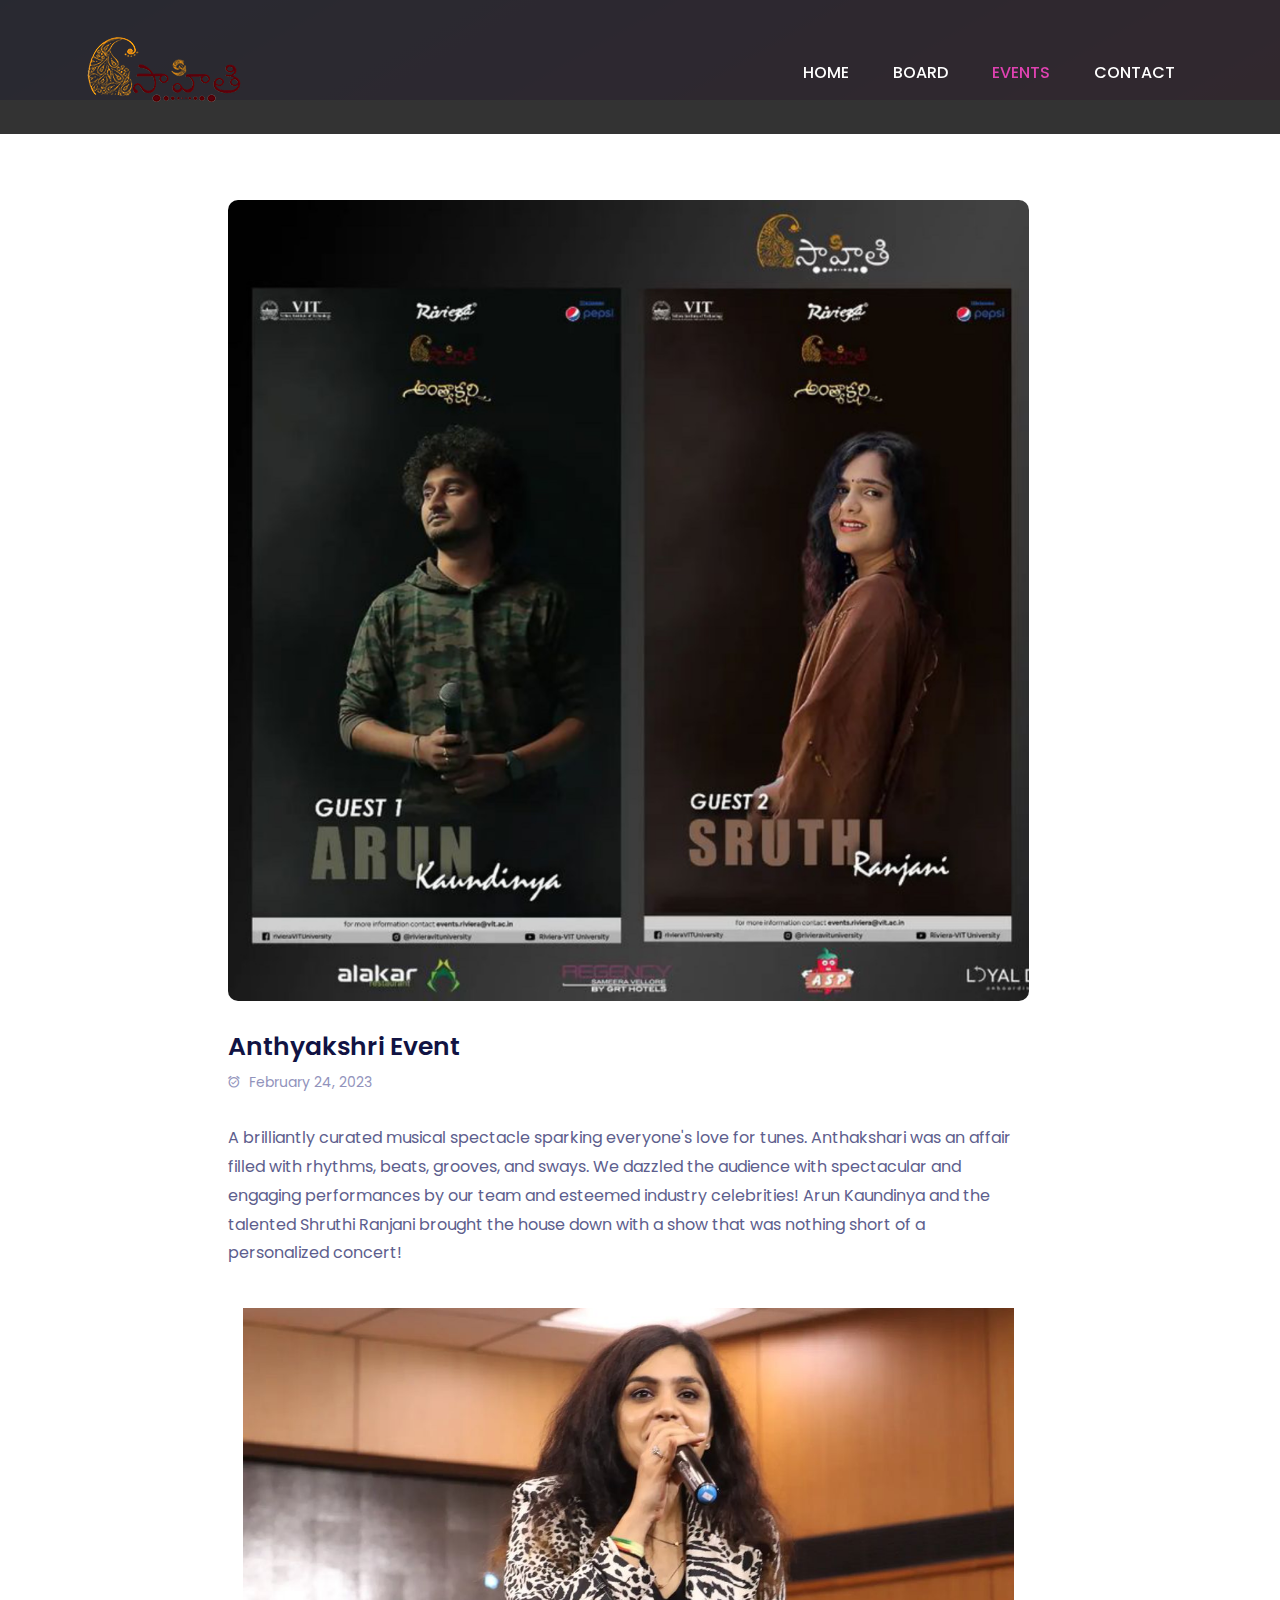
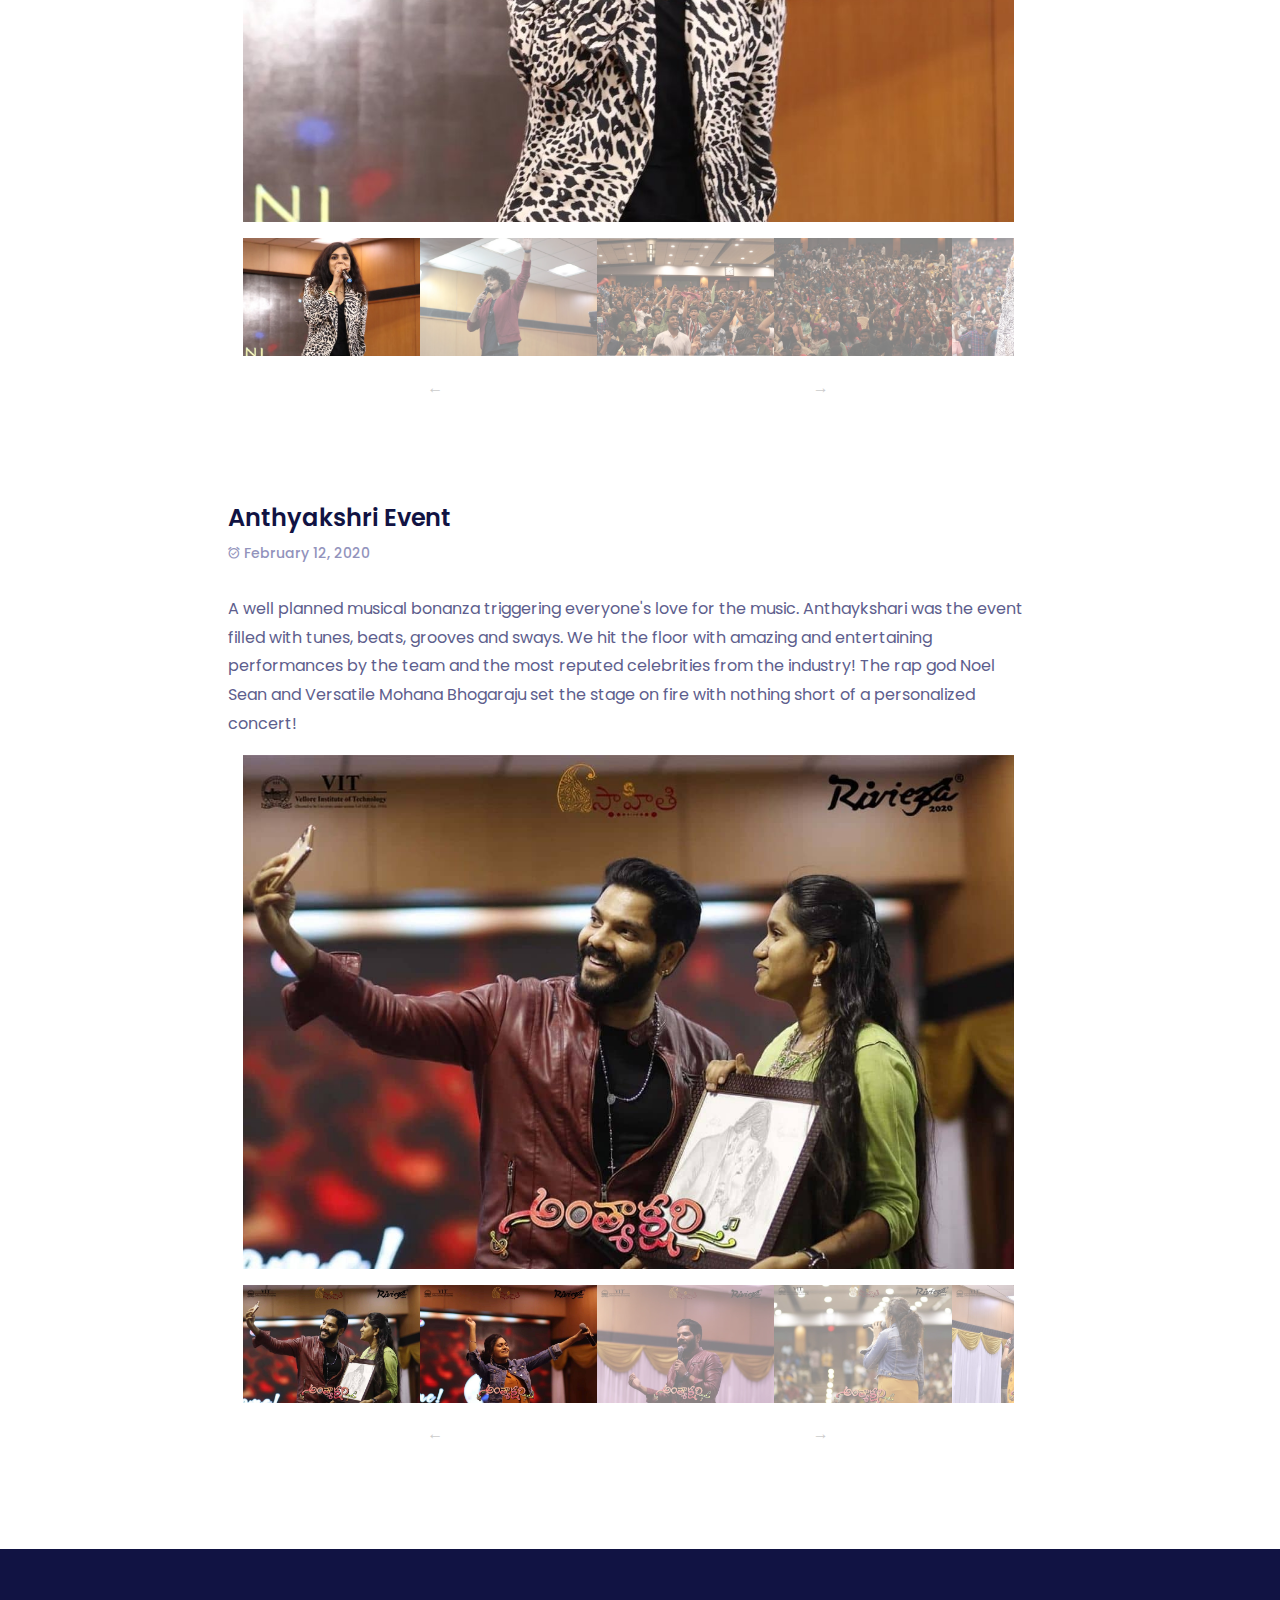
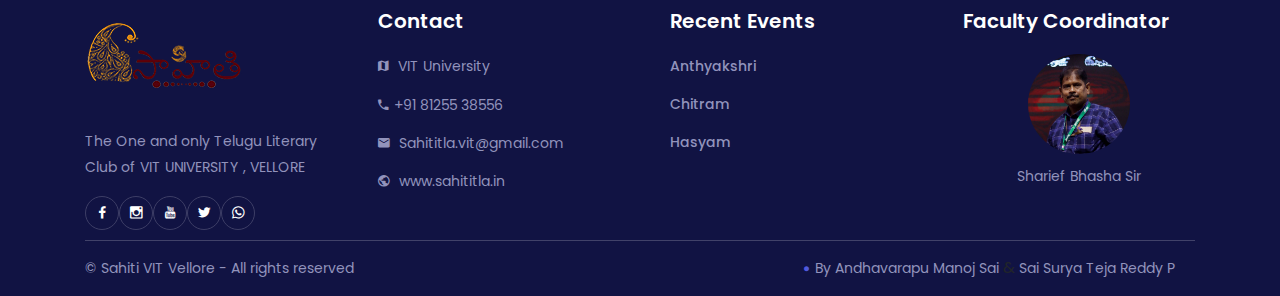
<file: Anthyakshri.html>
<!DOCTYPE html>
<html lang="en">

<head>
    <meta charset="UTF-8">
    <meta name="description" content="">
    <meta http-equiv="X-UA-Compatible" content="IE=edge">
    <meta name="viewport" content="width=device-width, initial-scale=1">
    <link rel="icon" href="Photos/sahiti-logo.png" type="image/gif" sizes="16x16">

    <title>Anthyakshri | Sahiti</title>

	<meta name="Sahiti" content="Sahiti | Telugu Literary Association of VIT Vellore" />
	<meta name="description" content="Sahiti | Telugu Literary Association of VIT Vellore" />
	<meta name="keywords" content="Sahiti, VIT vellore, Telugu Literary club" />
	
		
	<meta itemprop="name" content="Sahiti">
	<meta itemprop="description" content="Sahiti | Telugu Literary Association of VIT Vellore">
	<meta itemprop="image" content="https://sahititla.com/Photos/sahiti-logo.png"/>


	<meta property="og:title" content="Sahiti"/>
	<meta property="og:image" content="https://sahititla.com/Photos/sahiti-logo.png"/>
	<meta property="og:url" content="Sahititla.com"/>
	<meta property="og:type" content="website">
	<meta property="og:description" content="Sahiti | Telugu Literary Association of VIT Vellore"/>

	<meta name="twitter:title" content="Sahiti" />
	<meta name="twitter:image" content="https://sahititla.com/Photos/sahiti-logo.png" />
	<meta name="twitter:url" content="https://sahititla.com" />
	<meta name="twitter:card" content="summary_large_image" />
	<meta name="description" content="Sahiti | Telugu Literary Association of VIT Vellore">
	<meta name="twitter:site" content="">
    
   
    <link rel="stylesheet" href="style.css?version=3">
    <link rel="stylesheet" href="css/style.css">
    <link rel="stylesheet" href="css/events.css">

       <!-- Global site tag (gtag.js) - Google Analytics -->
<script async src="https://www.googletagmanager.com/gtag/js?id=UA-171588218-1"></script>
<script>
  window.dataLayer = window.dataLayer || [];
  function gtag(){dataLayer.push(arguments);}
  gtag('js', new Date());

  gtag('config', 'UA-171588218-1');
</script>

    <script
    src="https://code.jquery.com/jquery-3.5.1.min.js"
    integrity="sha256-9/aliU8dGd2tb6OSsuzixeV4y/faTqgFtohetphbbj0="
    crossorigin="anonymous"></script>
<script>
    $(function(){
        $('#footer').load('footer.html');
    });

   
</script>

</head>

<body>
     <!-- <div id="preloader">
        <div class="loader"></div>
    </div> -->
    <header class="header-area" style="padding-top: 20px; padding-bottom: 9px;">
        <div class="progress1">
            <div class="progress-container">
              <div class="progress-bar" style="margin-top: 9px;" id="myBar"></div>
            </div> 
        </div>
        <div class="classy-nav-container breakpoint-off">
            <div class="container">
                <nav class="classy-navbar justify-content-between" id="conferNav">
                    <a class="nav-brand" href="index.html"><img src="Photos/sahiti-nav.png" alt="Sahiti logo"></a>
                    <div class="classy-navbar-toggler">
                        <span class="navbarToggler"><span></span><span></span><span></span></span>
                    </div>
                    <div class="classy-menu">
                        <div class="classycloseIcon">
                            <div class="cross-wrap"><span class="top"></span><span class="bottom"></span></div>
                        </div>
                        <div class="classynav">
                            <ul id="nav">
                                <li ><a href="index.html">Home</a></li>
                               <li ><a href="board.html">Board</a></li>
                                <li class="active"><a href="events.html">Events</a></li>
                                <li><a href="contact.html">Contact</a></li>
                            </ul>
                           </div>
                    </div>
                </nav>
            </div>
        </div>
    </header>

    <section class="breadcrumb-area bg-img bg-gradient-overlay jarallax" style="background-image: url();">
        <div class="container h-100">
            <div class="row h-100 align-items-center">
                <div class="col-12">
                </div>
            </div>
        </div>
    </section>

    <section class="confer-blog-details-area section-padding-100-0">
        <div class="container">
            <div class="row justify-content-center">
                <div class="col-12 col-lg-8 col-xl-9">
                    <div class="pr-lg-4 mb-100">
                        <div class="post-details-content">
                            <div class="post-blog-thumbnail mb-30">
                                <img src="Photos/antha/antha_cover.JPEG" alt="">
                            </div>
                            <h4 class="post-title">Anthyakshri Event</h4>
                            <div class="post-meta">
                                <a class="post-date" href="#"><i class="zmdi zmdi-alarm-check"></i> February 24, 2023</a>
                            </div>

                            <p>A brilliantly curated musical spectacle sparking everyone's love for tunes. Anthakshari was an affair filled with rhythms, beats, grooves, and sways. We dazzled the audience with spectacular and engaging performances by our team and esteemed industry celebrities! Arun Kaundinya and the talented Shruthi Ranjani brought the house down with a show that was nothing short of a personalized concert!</p>

                            <!-- <blockquote class="confer-blockquote">
                                <h5>
                                    ఓ బావా "" ఇరుక్కుపో హట్టు కోని వీర వీర ..... "" బాలే బాలే మగడివోయ్ .... "" పిలాగా నువు ఇరాగా ఇరాగా .... "అంటు అబ్బాయిల్ని పోగాడ దానికి వచేస్తుండి శ్రావ్యమైన, శక్తివంతమైన, సామూహిక గాయకుడు, "మోహనా భోగరాజు". "నాలో మైమరాపు ..." అంటూ మనల్ని మైమార్పిన్చదానికి రివేరా సాహితి ప్రీమియం ఈవెంట్స్ కి వచేస్తుండి. ఆమెతో ఒక మధురమైన ప్రయాణంలో ప్రయాణించడానికి సిద్ధంగా ఉండండి. సంగీతం ప్రారంభిద్దాం!</h5>
                            </blockquote> -->
                        </div>               
                            <br>
                                                
                            <div class="container">
                                <div class="feature">
                                    <figure class="featured-item antha-featured image-holder r-3-2 transition"></figure>
                                </div>
                                <div class="gallery-wrapper">
                                    <div class="gallery antha">
                                            <div class="item-wrapper">
                                                <figure class="gallery-item antha-item image-holder r-3-2 active transition"></figure>
                                            </div>
                                            <div class="item-wrapper">
                                                <figure class="gallery-item antha-item image-holder r-3-2 transition"></figure>
                                            </div>
                                            <div class="item-wrapper">
                                                <figure class="gallery-item antha-item image-holder r-3-2 transition"></figure>
                                            </div>
                                            <div class="item-wrapper">
                                                <figure class="gallery-item antha-item image-holder r-3-2 transition"></figure>
                                            </div>
                                            <div class="item-wrapper">
                                                <figure class="gallery-item antha-item image-holder r-3-2"></figure>
                                            </div>
                                            <div class="item-wrapper">
                                                <figure class="gallery-item antha-item image-holder r-3-2 transition"></figure>
                                            </div>
                                            <div class="item-wrapper">
                                                <figure class="gallery-item antha-item image-holder r-3-2 transition"></figure>
                                            </div>
                                            <div class="item-wrapper">
                                                <figure class="gallery-item antha-item image-holder r-3-2 transition"></figure>
                                            </div>
                                            <div class="item-wrapper">
                                                <figure class="gallery-item antha-item image-holder r-3-2 transition"></figure>
                                            </div>
                                            <div class="item-wrapper">
                                                <figure class="gallery-item antha-item image-holder r-3-2 transition"></figure>
                                            </div>
                                    </div>
                                </div>
                                
                                <div class="controls" style="padding-bottom: 100px;">
                                    <button class="move-btnn antha-btn1 left">&larr;</button>
                                    <button class="move-btnn antha-btn1 right">&rarr;</button>
                                </div>
                                
                            </div>       
                            <!-- second gallery                  -->
                            <h4 class="post-title">Anthyakshri Event</h4>
                            <div class="post-meta" style="padding-bottom: 30px;">
                                <a class="post-date" class="post-date" href="#" style="color:#9293BC;font-size:14px; " href="#"><i class="zmdi zmdi-alarm-check"></i> February 12, 2020</a>
                            </div>
                            <p>A well planned musical bonanza triggering everyone's love for the music. Anthaykshari was the event filled with tunes, beats, grooves and sways. We hit the floor with amazing and entertaining performances by the team and the most reputed celebrities from the industry! The rap god Noel Sean and Versatile Mohana Bhogaraju set the stage on fire with nothing short of a personalized concert!</p>
                            <div class="container">
                                <div class="feature">
                                    <figure class="featured-item antha-featured2 image-holder r-3-2 transition"></figure>
                                </div>
                            
                                <div class="gallery-wrapper">
                                    <div class="gallery antha2">
                                            <div class="item-wrapper">
                                                <figure class="gallery-item antha-item2 image-holder r-3-2 active transition"></figure>
                                            </div>
                                            <div class="item-wrapper">
                                                <figure class="gallery-item antha-item2 image-holder r-3-2 active transition"></figure>
                                            </div>
                                            <div class="item-wrapper">
                                                <figure class="gallery-item antha-item2 image-holder r-3-2 transition"></figure>
                                            </div>
                                            <div class="item-wrapper">
                                                <figure class="gallery-item antha-item2 image-holder r-3-2 transition"></figure>
                                            </div>
                                            <div class="item-wrapper">
                                                <figure class="gallery-item antha-item2 image-holder r-3-2 transition"></figure>
                                            </div>
                                            <div class="item-wrapper">
                                                <figure class="gallery-item antha-item2 image-holder r-3-2"></figure>
                                            </div>
                                            <div class="item-wrapper">
                                                <figure class="gallery-item antha-item2 image-holder r-3-2 transition"></figure>
                                            </div>
                                            <div class="item-wrapper">
                                                <figure class="gallery-item antha-item2 image-holder r-3-2 transition"></figure>
                                            </div>
                                            <div class="item-wrapper">
                                                <figure class="gallery-item antha-item2 image-holder r-3-2 transition"></figure>
                                            </div>
                                          
                                    </div>
                                </div>
                                
                                <div class="controls">
                                    <button class="move-btnn antha-btn2 left">&larr;</button>
                                    <button class="move-btnn antha-btn2 right">&rarr;</button>
                                </div>
                                
                            </div>
                    </div>
                </div>              

            </div>
        </div>
    </section>

    <div id="footer"></div>

    <script src="js/events/antha.js"></script>
    <!-- <script src="js/jquery.min.js"></script> -->
    <script>
        // When the user scrolls the page, execute myFunction 
        window.onscroll = function() {myFunction()};
        
        function myFunction() {
          var winScroll = document.body.scrollTop || document.documentElement.scrollTop;
          var height = document.documentElement.scrollHeight - document.documentElement.clientHeight;
          var scrolled = (winScroll / height) * 100;
          document.getElementById("myBar").style.width = scrolled + "%";
        }
    </script>
    <script>
        document.querySelector('body').addEventListener('mousemove',eyeball);
        function eyeball() {
            var eye = document.querySelectorAll('.eye');
            eye.forEach(function (eye) {
                let x = (eye.getBoundingClientRect().left) + (eye.clientWidth / 2)
                let y = (eye.getBoundingClientRect().top) + (eye.clientHeight / 2)
                let radian = Math.atan2(event.pageX - x, event.pageY - y)
                let rot = (radian * (180 / Math.PI) * -1) + 270;
                eye.style.transform = "rotate("+ rot + "deg)";
            })
            
        }
    </script>
    <script src="js/popper.min.js"></script>
    <script src="js/bootstrap.min.js"></script>
    <script src="js/confer.bundle.js"></script>
    <script src="js/default-assets/active.js"></script> 
</body>
</html>
</file>
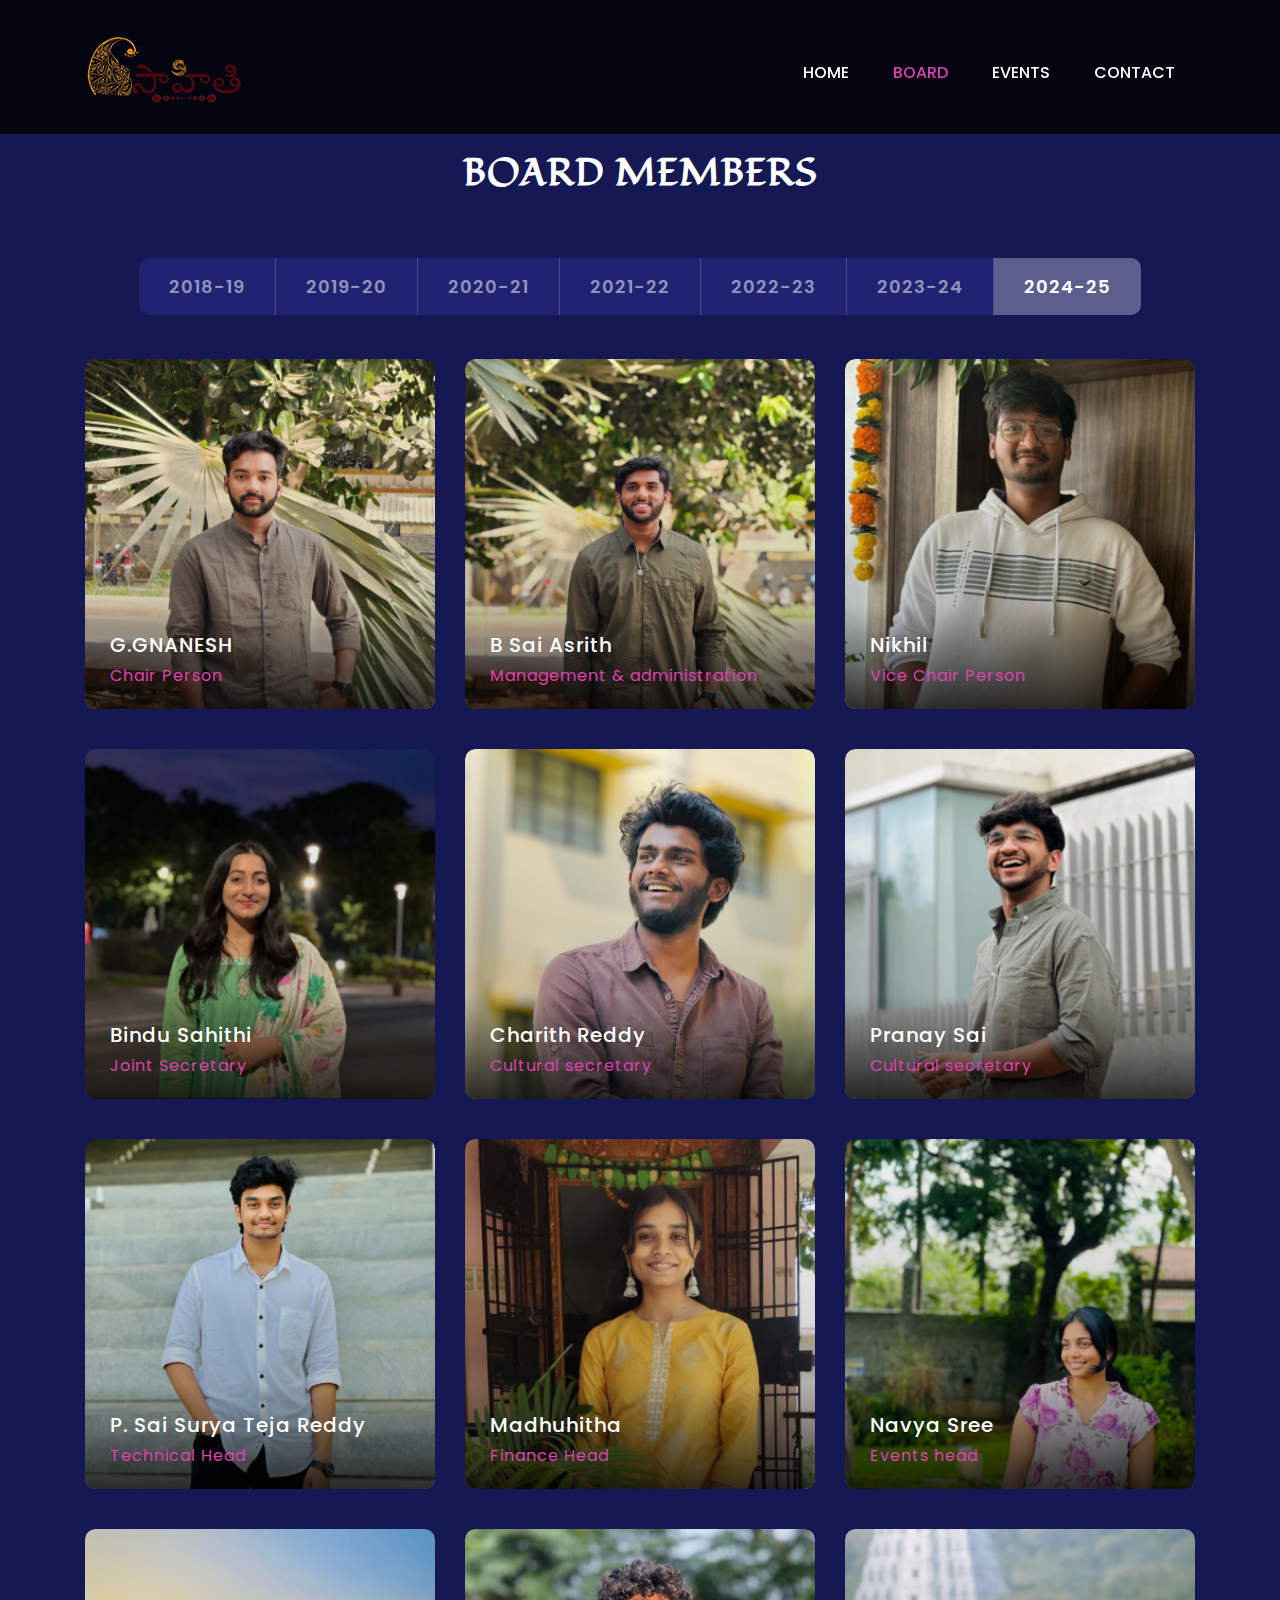
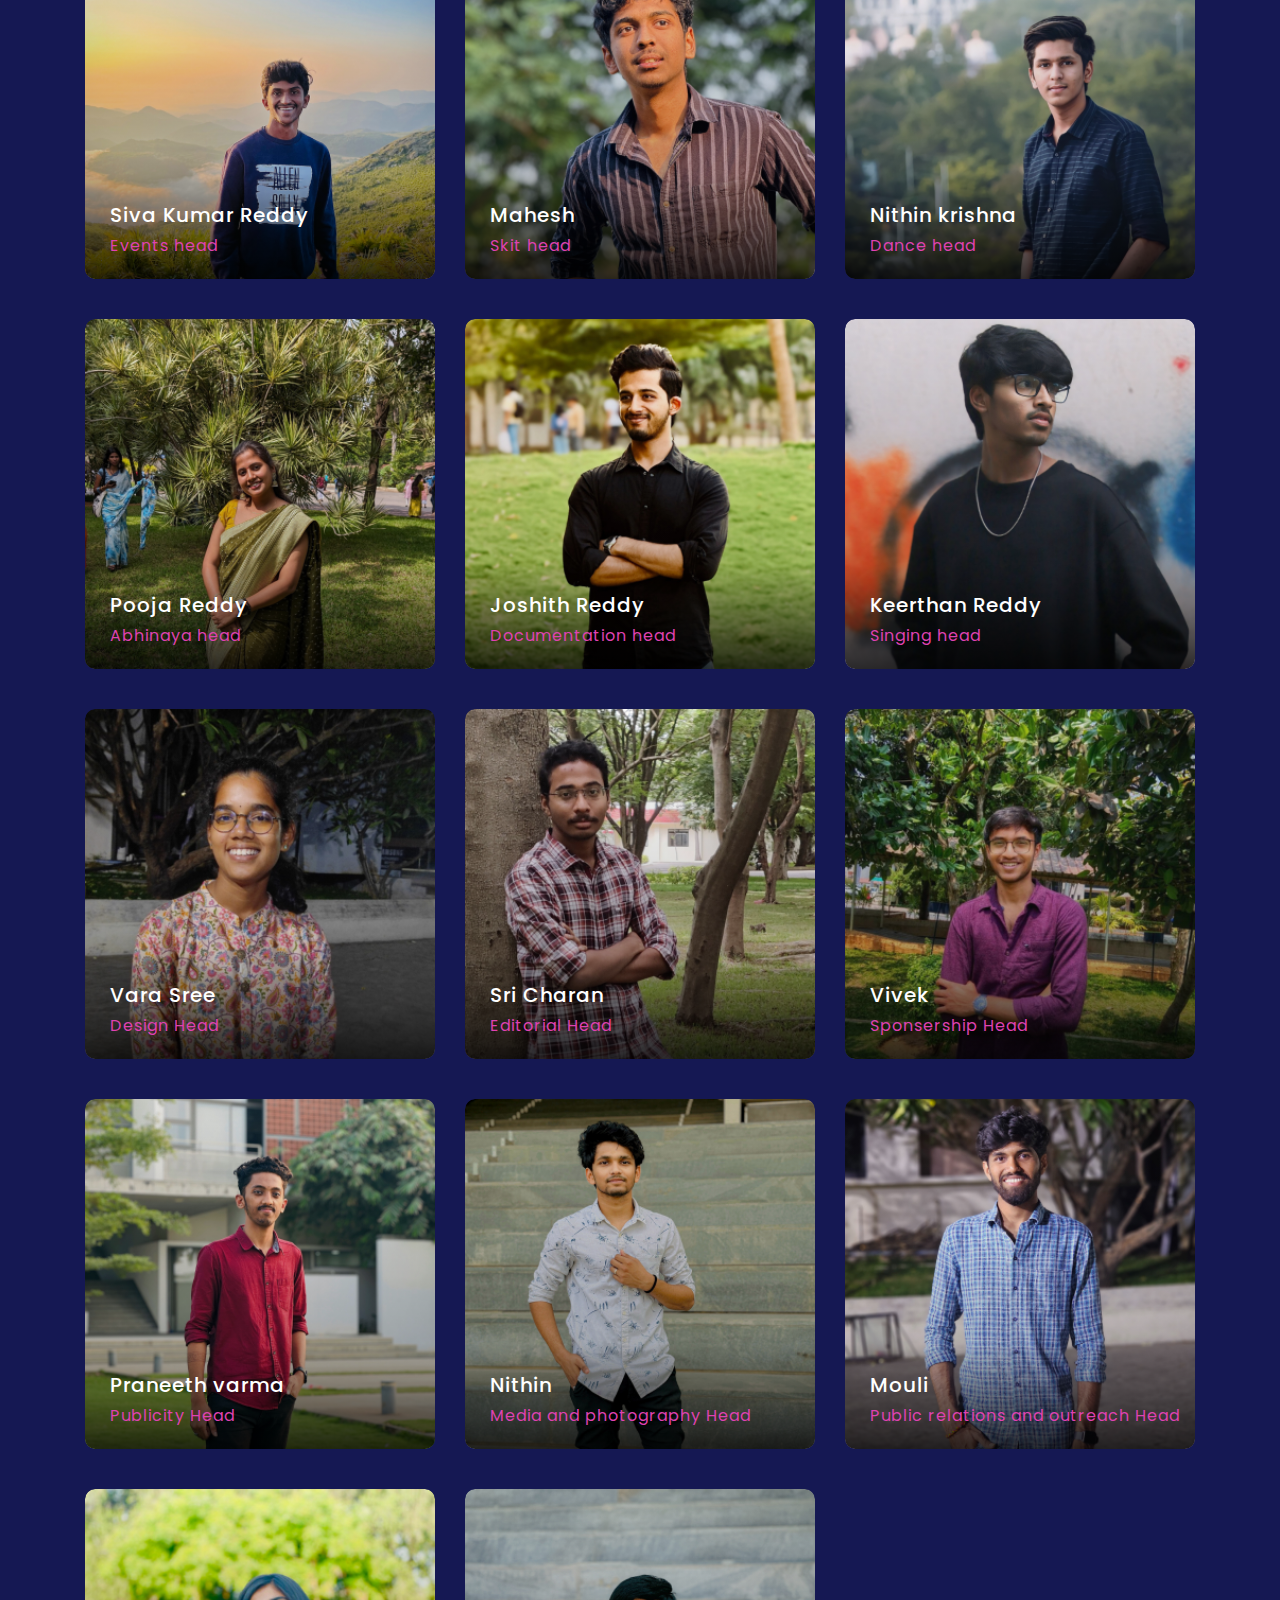
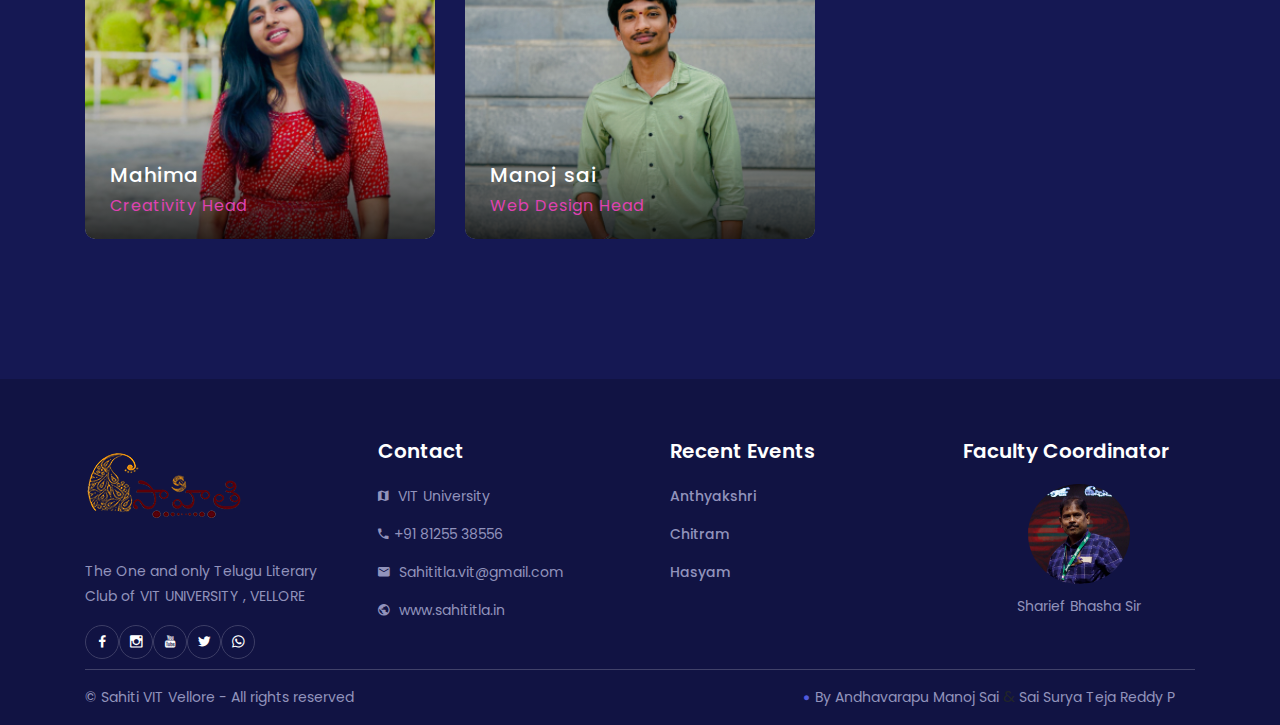
<file: board.html>
<!DOCTYPE html>
<!-- asdfosaj -->
<html lang="en">
<head>
    <meta charset="UTF-8">
    <meta name="description" content="">
    <meta http-equiv="X-UA-Compatible" content="IE=edge">
    <meta name="viewport" content="width=device-width, initial-scale=1">
    <link rel="icon" href="Photos/sahiti-logo.png" type="image/gif" sizes="16x16">

    <title>Board | Sahiti</title>

	<meta name="Sahiti" content="Sahiti | Telugu Literary Association of VIT Vellore"/>
	<meta name="description" content="Sahiti | Telugu Literary Association of VIT Vellore"/>
	<meta name="keywords" content="Sahiti, VIT vellore, Telugu Literary club"/>
	
		
	<meta itemprop="name" content="Sahiti">
	<meta itemprop="description" content="Sahiti | Telugu Literary Association of VIT Vellore">
	<meta itemprop="image" content="https://sahititla.com/Photos/sahiti-logo.png"/>


	<meta property="og:title" content="Sahiti"/>
	<meta property="og:image" content="https://sahititla.com/Photos/sahiti-logo.png"/>
	<meta property="og:url" content="Sahititla.com"/>
	<meta property="og:type" content="website">
	<meta property="og:description" content="Sahiti | Telugu Literary Association of VIT Vellore"/>

	<meta name="twitter:title" content="Sahiti" />
	<meta name="twitter:image" content="https://sahititla.com/Photos/sahiti-logo.png" />
	<meta name="twitter:url" content="https://sahititla.com" />
	<meta name="twitter:card" content="summary_large_image" />
	<meta name="description" content="Sahiti | Telugu Literary Association of VIT Vellore">
	<meta name="twitter:site" content="">
   
    <link rel="stylesheet" href="style.css?version=3">
    <link rel="stylesheet" href="css/style.css">
    <link href="https://fonts.googleapis.com/css2?family=Fondamento&display=swap" rel="stylesheet">
    <script src="https://code.jquery.com/jquery-3.5.1.min.js" integrity="sha256-9/aliU8dGd2tb6OSsuzixeV4y/faTqgFtohetphbbj0=" crossorigin="anonymous"></script>
       <!-- Global site tag (gtag.js) - Google Analytics -->
<script async src="https://www.googletagmanager.com/gtag/js?id=UA-171588218-1"></script>
<script>
  window.dataLayer = window.dataLayer || [];
  function gtag(){dataLayer.push(arguments);}
  gtag('js', new Date());

  gtag('config', 'UA-171588218-1');
</script>

<script>
    $(function(){
        $('#footer').load('footer.html');
    });
</script>

</head>
<body>
    <style>
        img {
            color: white;
        }
    </style>
     <header class="header-area" style="padding-top: 20px; padding-bottom: 9px;">
        <div class="progress1">
            <div class="progress-container">
              <div class="progress-bar" style="margin-top: 9px;" id="myBar"></div>
            </div> 
        </div>
        <div class="classy-nav-container breakpoint-off">
            <div class="container">
                <nav class="classy-navbar justify-content-between" id="conferNav">
                    <a class="nav-brand" href="index.html"><img src="Photos/sahiti-nav.png" alt="Sahiti logo"></a>
                    <div class="classy-navbar-toggler">
                        <span class="navbarToggler"><span></span><span></span><span></span></span>
                    </div>
    
                    <div class="classy-menu">
                        <div class="classycloseIcon">
                            <div class="cross-wrap"><span class="top"></span><span class="bottom"></span></div>
                        </div>
                        <div class="classynav">
                            <ul id="nav">
                                <li ><a href="index.html">Home</a></li>
                               <li class="active"><a href="#">Board</a></li>
                                <li><a href="events.html">Events</a></li>
                                <li><a href="contact.html">Contact</a></li>
                            </ul>
                           </div>
                    </div>
                </nav>
            </div>
        </div>
        </header>
    <section class="our-schedule-area section-padding-100">
        <div class="container">
            <div class="row">
                <div class="col-12">
                    <div class="section-heading-2 text-center wow fadeInUp" data-wow-delay="300ms">
                        <h4 class="change-font">Board Members</h4>
                    </div>
                </div>
           
                <div class="col-12">
                    <div class="schedule-tab">
                        <ul class="nav nav-tabs wow fadeInUp" data-wow-delay="300ms" id="conferScheduleTab" role="tablist">
                            <li class="nav-item">
                                <a class="nav-link" id="monday-tab" data-toggle="tab" href="#step-one" role="tab" aria-controls="step-one" aria-expanded="true">2018-19<br></a>
                            </li>
                           <li class="nav-item">
                                <a class="nav-link" id="tuesday-tab" data-toggle="tab" href="#step-two" role="tab" aria-controls="step-two" aria-expanded="true">2019-20<br></a>
                            </li>
                            <li class="nav-item">
                                <a class="nav-link" id="wednesday-tab" data-toggle="tab" href="#step-three" role="tab" aria-controls="step-three" aria-expanded="true">2020-21<br></a>
                            </li>
                            <li class="nav-item">
                                <a class="nav-link" id="thursday-tab" data-toggle="tab" href="#step-four" role="tab" aria-controls="step-four" aria-expanded="true">2021-22<br></a>
                            </li>
                            <li class="nav-item">
                                <a class="nav-link" id="friday-tab" data-toggle="tab" href="#step-five" role="tab" aria-controls="step-five" aria-expanded="true">2022-23<br></a>
                            </li>
                            <li class="nav-item">
                                <a class="nav-link " id="saturday-tab" data-toggle="tab" href="#step-six" role="tab" aria-controls="step-six" aria-expanded="true">2023-24<br></a>
                            </li>

                            <li class="nav-item">
                                <a class="nav-link active" id="sunday-tab" data-toggle="tab" href="#step-seven" role="tab" aria-controls="step-seven" aria-expanded="true">2024-25<br></a>
                            </li> 
                            
                        </ul>
                    </div>
                    <div class="tab-content" id="conferScheduleTabContent">
                        <div class="tab-pane fade" id="step-one" role="tabpanel" aria-labelledby="monday-tab">
                            <div class="single-tab-content">
                                <div class="row">
                                  
                                    <div class="col-12 col-sm-6 col-lg-4">
                                        <div class="single-speaker-area bg-gradient-overlay-2 wow fadeInUp" data-wow-delay="300ms">
                                            <div class="speaker-single-thumb">
                                                <img src="Photos/PBoard/surya.jpeg" alt="Sahiti photos">
                                            </div>
                                            <div class="social-info">
                                                <a href="#"><i class="zmdi zmdi-facebook"></i></a>
                                                <a href="https://instagram.com/surya_bhai.9?igshid=198t1s0x0ee22" target="_blank"><i class="zmdi zmdi-instagram"></i></a>
                                                <a href="#"><i class="zmdi zmdi-twitter"></i></a>
                                                <a href="#"><i class="zmdi zmdi-linkedin"></i></a>
                                            </div>
                                            <div class="speaker-info">
                                                <h5>Surya Bhai</h5>
                                                <p>President</p>
                                            </div>
                                        </div>
                                    </div>

                                    <div class="col-12 col-sm-6 col-lg-4">
                                        <div class="single-speaker-area bg-gradient-overlay-2 wow fadeInUp" data-wow-delay="300ms">
                                            <div class="speaker-single-thumb">
                                                <img src="Photos/PBoard/prajwalitha.jpeg" alt="">
                                            </div>
                                            <div class="social-info">
                                                <a href="#"><i class="zmdi zmdi-facebook"></i></a>
                                                <a href="https://instagram.com/praju_prajwalitha?igshid=vlzw6us490ue" target="_blank"><i class="zmdi zmdi-instagram"></i></a>
                                                <a href="#"><i class="zmdi zmdi-twitter"></i></a>
                                                <a href="#"><i class="zmdi zmdi-linkedin"></i></a>
                                            </div>
                                            <div class="speaker-info">
                                                <h5>prajwalitha</h5>
                                                <p>General Secretary</p>
                                            </div>
                                        </div>
                                    </div>
                                    <div class="col-12 col-sm-6 col-lg-4">
                                        <div class="single-speaker-area bg-gradient-overlay-2 wow fadeInUp" data-wow-delay="300ms">                                         
                                            <div class="speaker-single-thumb">
                                                <img src="Photos/PBoard/deepak.jpeg" alt="">
                                            </div>                                          
                                           <div class="social-info">
                                                <a href="#"><i class="zmdi zmdi-facebook"></i></a>
                                                <a href="https://instagram.com/deepaksai_26?igshid=lcbsbd7gcdyl" target="_blank"><i class="zmdi zmdi-instagram"></i></a>
                                                <a href="#"><i class="zmdi zmdi-twitter"></i></a>
                                                <a href="#"><i class="zmdi zmdi-linkedin"></i></a>
                                            </div>                                         
                                            <div class="speaker-info">
                                                <h5>Deepak Sai</h5>
                                                <p>Vice President</p>
                                            </div>
                                        </div>
                                    </div>

                                    <div class="col-12 col-sm-6 col-lg-4">
                                        <div class="single-speaker-area bg-gradient-overlay-2 wow fadeInUp" data-wow-delay="300ms">                                         
                                            <div class="speaker-single-thumb">
                                                <img src="Photos/PBoard/govardhan.jpeg" alt="">
                                            </div>                                           
                                            <div class="social-info">
                                                <a href="#"><i class="zmdi zmdi-facebook"></i></a>
                                                <a href="https://instagram.com/govardhan_nayani?igshid=19u7cw2wr5avf" target="_blank"><i class="zmdi zmdi-instagram"></i></a>
                                                <a href="#"><i class="zmdi zmdi-twitter"></i></a>
                                                <a href="#"><i class="zmdi zmdi-linkedin"></i></a>
                                            </div>                                           
                                            <div class="speaker-info">
                                                <h5>Govardhan</h5>
                                                <p>Vice President</p>
                                            </div>
                                        </div>
                                    </div>

                                    <div class="col-12 col-sm-6 col-lg-4">
                                        <div class="single-speaker-area bg-gradient-overlay-2 wow fadeInUp" data-wow-delay="300ms">                                         
                                            <div class="speaker-single-thumb">
                                                <img src="Photos/PBoard/vinitha.jpeg" alt="">
                                            </div>                                           
                                            <div class="social-info">
                                                <a href="#"><i class="zmdi zmdi-facebook"></i></a>
                                                <a href="https://instagram.com/peddareddy_vinitha?igshid=1989yjunyo5ax" target="_blank"><i class="zmdi zmdi-instagram"></i></a>
                                                <a href="#"><i class="zmdi zmdi-twitter"></i></a>
                                                <a href="#"><i class="zmdi zmdi-linkedin"></i></a>
                                            </div>                                          
                                            <div class="speaker-info">
                                                <h5>Vinitha</h5>
                                                <p>Joint Secretary</p>
                                            </div>
                                        </div>
                                    </div>


                                    <div class="col-12 col-sm-6 col-lg-4">
                                        <div class="single-speaker-area bg-gradient-overlay-2 wow fadeInUp" data-wow-delay="300ms">                                          
                                          <div class="speaker-single-thumb">
                                                <img src="Photos/PBoard/veerendra.jpeg" alt="">
                                            </div>                                           
                                            <div class="social-info">
                                                <a href="#"><i class="zmdi zmdi-facebook"></i></a>
                                                <a href="https://instagram.com/im_veerusabbella?igshid=mf2iqco5n9h4" target="_blank"><i class="zmdi zmdi-instagram"></i></a>
                                                <a href="#"><i class="zmdi zmdi-twitter"></i></a>
                                                <a href="#"><i class="zmdi zmdi-linkedin"></i></a>
                                            </div>                                         
                                            <div class="speaker-info">
                                                <h5>Veerendra</h5>
                                                <p>Joint Secretary</p>
                                            </div>
                                        </div>
                                    </div>

                                    <div class="col-12 col-sm-6 col-lg-4">
                                        <div class="single-speaker-area bg-gradient-overlay-2 wow fadeInUp" data-wow-delay="300ms">                                          
                                           <div class="speaker-single-thumb">
                                                <img src="Photos/PBoard/tejo.jpeg" alt="">
                                            </div>                                           
                                            <div class="social-info">
                                                <a href="#"><i class="zmdi zmdi-facebook"></i></a>
                                                <a href="https://instagram.com/tejo_nandini?igshid=o0ooelpl7wg" target="_blank"><i class="zmdi zmdi-instagram"></i></a>
                                                <a href="#"><i class="zmdi zmdi-twitter"></i></a>
                                                <a href="#"><i class="zmdi zmdi-linkedin"></i></a>
                                            </div>                                          
                                            <div class="speaker-info">
                                                <h5>Tejo Nandini</h5>
                                                <p>Cultural Secretary</p>
                                            </div>
                                        </div>
                                    </div>

                                    <div class="col-12 col-sm-6 col-lg-4">
                                        <div class="single-speaker-area bg-gradient-overlay-2 wow fadeInUp" data-wow-delay="300ms">                                         
                                            <div class="speaker-single-thumb">
                                                <img src="Photos/PBoard/mandatha.jpeg" alt="">
                                            </div>                                           
                                            <div class="social-info">
                                                <a href="#"><i class="zmdi zmdi-facebook"></i></a>
                                                <a href="https://instagram.com/mandhathapetluri?igshid=4ruwo6e26x1r" target="_blank"><i class="zmdi zmdi-instagram"></i></a>
                                                <a href="#"><i class="zmdi zmdi-twitter"></i></a>
                                                <a href="#"><i class="zmdi zmdi-linkedin"></i></a>
                                            </div>                                          
                                            <div class="speaker-info">
                                                <h5>Mandatha</h5>
                                                <p>Cultural Secretary</p>
                                            </div>
                                        </div>
                                    </div>

                                    <div class="col-12 col-sm-6 col-lg-4">
                                        <div class="single-speaker-area bg-gradient-overlay-2 wow fadeInUp" data-wow-delay="300ms">                                         
                                            <div class="speaker-single-thumb">
                                                <img src="Photos/PBoard/sundar.jpeg" alt="">
                                            </div>                                          
                                            <div class="social-info">
                                                <a href="#"><i class="zmdi zmdi-facebook"></i></a>
                                                <a href="https://instagram.com/sundararao_yaganti?igshid=1p77udada570f" target="_blank"><i class="zmdi zmdi-instagram"></i></a>
                                                <a href="#"><i class="zmdi zmdi-twitter"></i></a>
                                                <a href="#"><i class="zmdi zmdi-linkedin"></i></a>
                                            </div>                                          
                                            <div class="speaker-info">
                                                <h5>Sundar Rao</h5>
                                                <p>Events Head</p>
                                            </div>
                                        </div>
                                    </div>

                                    <div class="col-12 col-sm-6 col-lg-4">
                                        <div class="single-speaker-area bg-gradient-overlay-2 wow fadeInUp" data-wow-delay="300ms">                                        
                                            <div class="speaker-single-thumb">
                                                <img src="Photos/PBoard/vikranth.jpeg" alt="">
                                            </div>                                         
                                            <div class="social-info">
                                                <a href="#"><i class="zmdi zmdi-facebook"></i></a>
                                                <a href="https://instagram.com/vickie_06?igshid=1m45e9pondtic" target="_blank"><i class="zmdi zmdi-instagram"></i></a>
                                                <a href="#"><i class="zmdi zmdi-twitter"></i></a>
                                                <a href="#"><i class="zmdi zmdi-linkedin"></i></a>
                                            </div>                                          
                                            <div class="speaker-info">
                                                <h5>Vikranth</h5>
                                                <p>Events Head</p>
                                            </div>
                                        </div>
                                    </div>

                                    <div class="col-12 col-sm-6 col-lg-4">
                                        <div class="single-speaker-area bg-gradient-overlay-2 wow fadeInUp" data-wow-delay="300ms">                                         
                                            <div class="speaker-single-thumb">
                                                <img src="Photos/PBoard/vamsi.jpeg" alt="">
                                            </div>                                          
                                            <div class="social-info">
                                                <a href="#"><i class="zmdi zmdi-facebook"></i></a>
                                                <a href="https://instagram.com/vamshi_bullet_?igshid=1wbpghxmlod3y" target="_blank"><i class="zmdi zmdi-instagram"></i></a>
                                                <a href="#"><i class="zmdi zmdi-twitter"></i></a>
                                                <a href="#"><i class="zmdi zmdi-linkedin"></i></a>
                                            </div>                                          
                                            <div class="speaker-info">
                                                <h5>Vamsi Krishna</h5>
                                                <p>Publicity & Management</p>
                                            </div>
                                        </div>
                                    </div>

                                    <div class="col-12 col-sm-6 col-lg-4">
                                        <div class="single-speaker-area bg-gradient-overlay-2 wow fadeInUp" data-wow-delay="300ms">                                         
                                            <div class="speaker-single-thumb">
                                                <img src="Photos/PBoard/nikhila.jpeg" alt="">
                                            </div>                                           
                                            <div class="social-info">
                                                <a href="#"><i class="zmdi zmdi-facebook"></i></a>
                                                <a href="https://instagram.com/nikhilapesala?igshid=rtmbkqxv7u3e" target="_blank"><i class="zmdi zmdi-instagram"></i></a>
                                                <a href="#"><i class="zmdi zmdi-twitter"></i></a>
                                                <a href="#"><i class="zmdi zmdi-linkedin"></i></a>
                                            </div>                                          
                                            <div class="speaker-info">
                                                <h5>Nikhila</h5>
                                                <p>ISO & Dcoumentaion</p>
                                            </div>
                                        </div>
                                    </div>

                                    <div class="col-12 col-sm-6 col-lg-4">
                                        <div class="single-speaker-area bg-gradient-overlay-2 wow fadeInUp" data-wow-delay="300ms">                                         
                                            <div class="speaker-single-thumb">
                                                <img src="Photos/PBoard/kushal.jpeg" alt="">
                                            </div>                                           
                                           <div class="social-info">
                                                <a href="#"><i class="zmdi zmdi-facebook"></i></a>
                                                <a href="https://instagram.com/kushu12?igshid=vam86nefkfjp" target="_blank"><i class="zmdi zmdi-instagram"></i></a>
                                                <a href="#"><i class="zmdi zmdi-twitter"></i></a>
                                                <a href="#"><i class="zmdi zmdi-linkedin"></i></a>
                                            </div>                                          
                                            <div class="speaker-info">
                                                <h5>Kushal</h5>
                                                <p>Treasurer</p>
                                            </div>
                                        </div>
                                    </div>

                                    <div class="col-12 col-sm-6 col-lg-4">
                                        <div class="single-speaker-area bg-gradient-overlay-2 wow fadeInUp" data-wow-delay="300ms">                                         
                                            <div class="speaker-single-thumb">
                                                <img src="Photos/PBoard/chaitanya.jpeg" alt="">
                                            </div>                                            
                                            <div class="social-info">
                                                <a href="#"><i class="zmdi zmdi-facebook"></i></a>
                                                <a href="https://instagram.com/chaitanya_kishore_photography?igshid=1b72rzte2ir2s" target="_blank"><i class="zmdi zmdi-instagram"></i></a>
                                                <a href="#"><i class="zmdi zmdi-twitter"></i></a>
                                                <a href="#"><i class="zmdi zmdi-linkedin"></i></a>
                                            </div>                                          
                                            <div class="speaker-info">
                                                <h5>Chaitanya Kishore</h5>
                                                <p>Media & Technical Head</p>
                                            </div>
                                        </div>
                                    </div>

                                    <div class="col-12 col-sm-6 col-lg-4">
                                        <div class="single-speaker-area bg-gradient-overlay-2 wow fadeInUp" data-wow-delay="300ms">                                         
                                           <div class="speaker-single-thumb">
                                                <img src="Photos/PBoard/charan.jpeg" alt="">
                                            </div>                                          
                                            <div class="social-info">
                                                <a href="#"><i class="zmdi zmdi-facebook"></i></a>
                                                <a href="https://instagram.com/charannived?igshid=1r1og763wz12r" target="_blank"><i class="zmdi zmdi-instagram"></i></a>
                                                <a href="#"><i class="zmdi zmdi-twitter"></i></a>
                                                <a href="#"><i class="zmdi zmdi-linkedin"></i></a>
                                            </div>                                          
                                            <div class="speaker-info">
                                                <h5>Charan Nived</h5>
                                                <p>Sponsorship</p>
                                            </div>
                                        </div>
                                    </div>

                                    <div class="col-12 col-sm-6 col-lg-4">
                                        <div class="single-speaker-area bg-gradient-overlay-2 wow fadeInUp" data-wow-delay="300ms">                                         
                                            <div class="speaker-single-thumb">
                                                <img src="Photos/PBoard/tarang.jpeg" alt="">
                                            </div>                                           
                                            <div class="social-info">
                                                <a href="#"><i class="zmdi zmdi-facebook"></i></a>
                                                <a href="https://www.instagram.com/p/BzKuto5pNaH/?igshid=y9608n7dk5jf" target="_blank"><i class="zmdi zmdi-instagram"></i></a>
                                                <a href="#"><i class="zmdi zmdi-twitter"></i></a>
                                                <a href="#"><i class="zmdi zmdi-linkedin"></i></a>
                                            </div>                                          
                                            <div class="speaker-info">
                                                <h5>Tarang</h5>
                                                <p>Singing Head</p>
                                            </div>
                                        </div>
                                    </div>

                                    <div class="col-12 col-sm-6 col-lg-4">
                                        <div class="single-speaker-area bg-gradient-overlay-2 wow fadeInUp" data-wow-delay="300ms">                                        
                                            <div class="speaker-single-thumb">
                                                <img src="Photos/PBoard/anil.jpeg" alt="">
                                            </div>                                         
                                            <div class="social-info">
                                                <a href="#"><i class="zmdi zmdi-facebook"></i></a>
                                                <a href="https://instagram.com/anil_durbhaka?igshid=1u5rj4h1yjtg3" target="_blank"><i class="zmdi zmdi-instagram"></i></a>
                                                <a href="#"><i class="zmdi zmdi-twitter"></i></a>
                                                <a href="#"><i class="zmdi zmdi-linkedin"></i></a>
                                            </div>                                         
                                            <div class="speaker-info">
                                                <h5>Anil Durbaka</h5>
                                                <p>Anchoring Head</p>
                                            </div>
                                        </div>
                                    </div>

                                    <div class="col-12 col-sm-6 col-lg-4">
                                        <div class="single-speaker-area bg-gradient-overlay-2 wow fadeInUp" data-wow-delay="300ms">                                        
                                            <div class="speaker-single-thumb">
                                                <img src="Photos/PBoard/thejasvi-1.jpg" alt="">
                                            </div>                                         
                                            <div class="social-info">
                                                <a href="#"><i class="zmdi zmdi-facebook"></i></a>
                                                <a href="https://www.instagram.com/tejasvi_akkiraju/?hl=en" target="_blank"><i class="zmdi zmdi-instagram"></i></a>
                                                <a href="#"><i class="zmdi zmdi-twitter"></i></a>
                                                <a href="#"><i class="zmdi zmdi-linkedin"></i></a>
                                            </div>                                         
                                            <div class="speaker-info">
                                                <h5>Thejasvi Akkiraju</h5>
                                                <p>Culturals and Aikya</p>
                                            </div>
                                        </div>
                                    </div>

                                    <div class="col-12 col-sm-6 col-lg-4">
                                        <div class="single-speaker-area bg-gradient-overlay-2 wow fadeInUp" data-wow-delay="300ms">                                        
                                            <div class="speaker-single-thumb">
                                                <img src="Photos/PBoard/mahi.jpeg" alt="">
                                            </div>                                           
                                            <div class="social-info">
                                                <a href="#"><i class="zmdi zmdi-facebook"></i></a>
                                                <a href="https://instagram.com/mahikoushik_49?igshid=14hts1tkz7lxt" target="_blank"><i class="zmdi zmdi-instagram"></i></a>
                                                <a href="#"><i class="zmdi zmdi-twitter"></i></a>
                                                <a href="#"><i class="zmdi zmdi-linkedin"></i></a>
                                            </div>                                          
                                            <div class="speaker-info">
                                                <h5>Mahi Koushik</h5>
                                                <p>Supporting Crew</p>
                                            </div>
                                        </div>
                                    </div>

                                    <div class="col-12 col-sm-6 col-lg-4">
                                        <div class="single-speaker-area bg-gradient-overlay-2 wow fadeInUp" data-wow-delay="300ms">                                         
                                            <div class="speaker-single-thumb">
                                                <img src="Photos/PBoard/karthik.jpeg" alt="">
                                            </div>                                          
                                            <div class="social-info">
                                                <a href="#"><i class="zmdi zmdi-facebook"></i></a>
                                                <a href="https://instagram.com/karthik_reddy_peyyala?igshid=l4k85svrdqcc" target="_blank"><i class="zmdi zmdi-instagram"></i></a>
                                                <a href="#"><i class="zmdi zmdi-twitter"></i></a>
                                                <a href="#"><i class="zmdi zmdi-linkedin"></i></a>
                                            </div>                                          
                                            <div class="speaker-info">
                                                <h5>Karthik reddy</h5>
                                                <p>Supporting Crew</p>
                                            </div>
                                        </div>
                                    </div>

                                    <div class="col-12 col-sm-6 col-lg-4">
                                        <div class="single-speaker-area bg-gradient-overlay-2 wow fadeInUp" data-wow-delay="300ms">                                         
                                            <div class="speaker-single-thumb">
                                                <img src="Photos/PBoard/vinodh.jpeg" alt="">
                                            </div>                                           
                                            <div class="social-info">
                                                <a href="#"><i class="zmdi zmdi-facebook"></i></a>
                                                <a href="https://instagram.com/vinoddddddd?igshid=133i789tis7xd" target="_blank"><i class="zmdi zmdi-instagram"></i></a>
                                                <a href="#"><i class="zmdi zmdi-twitter"></i></a>
                                                <a href="#"><i class="zmdi zmdi-linkedin"></i></a>
                                            </div>                                          
                                            <div class="speaker-info">
                                                <h5>Vinodh</h5>
                                                <p>Supporting Crew</p>
                                            </div>
                                        </div>
                                    </div>

                                    <div class="col-12 col-sm-6 col-lg-4">
                                        <div class="single-speaker-area bg-gradient-overlay-2 wow fadeInUp" data-wow-delay="300ms">                                         
                                           <div class="speaker-single-thumb">
                                                <img src="Photos/PBoard/shiva.jpeg" alt="">
                                            </div>                                            
                                            <div class="social-info">
                                                <a href="#"><i class="zmdi zmdi-facebook"></i></a>
                                                <a href="https://instagram.com/shiva_koduri?igshid=186d13tlk0ar" target="_blank"><i class="zmdi zmdi-instagram"></i></a>
                                                <a href="#"><i class="zmdi zmdi-twitter"></i></a>
                                                <a href="#"><i class="zmdi zmdi-linkedin"></i></a>
                                            </div>                                         
                                            <div class="speaker-info">
                                                <h5>Shiva Koduri</h5>
                                                <p>Supporting Crew</p>
                                            </div>
                                        </div>
                                    </div>
                                </div>
                            </div>
                        </div>

                        <div class="tab-pane fade " id="step-two" role="tabpanel" aria-labelledby="tuesday-tab">
                            
                            <div class="single-tab-content">
                                <div class="row">                                  
                                    <div class="col-12 col-sm-6 col-lg-4">
                                        <div class="single-speaker-area bg-gradient-overlay-2 wow fadeInUp" data-wow-delay="300ms">
                                          
                                            <div class="speaker-single-thumb">
                                                <img src="Photos/Board/hemanth.jpeg" alt="">
                                            </div>                                           
                                            <div class="social-info">
                                                <a href="#"><i class="zmdi zmdi-facebook"></i></a>
                                                <a href="https://instagram.com/mhemanth1999?igshid=ma7mqho9tfv9" target="_blank"><i class="zmdi zmdi-instagram"></i></a>
                                                <a href="#"><i class="zmdi zmdi-twitter"></i></a>
                                                <a href="#"><i class="zmdi zmdi-linkedin"></i></a>
                                            </div>                                        
                                            <div class="speaker-info">
                                                <h5>Hemanth</h5>
                                                <p>President</p>
                                            </div>
                                        </div>
                                    </div>
                                    <div class="col-12 col-sm-6 col-lg-4">
                                        <div class="single-speaker-area bg-gradient-overlay-2 wow fadeInUp" data-wow-delay="300ms">                                         
                                            <div class="speaker-single-thumb">
                                                <img src="Photos/Board/vinay.jpeg" alt="">
                                            </div>                                           
                                            <div class="social-info">
                                                <a href="#"><i class="zmdi zmdi-facebook"></i></a>
                                                <a href="https://instagram.com/vinayteja_?igshid=iz0mq3btghsw" target="_blank"><i class="zmdi zmdi-instagram"></i></a>
                                                <a href="#"><i class="zmdi zmdi-twitter"></i></a>
                                                <a href="#"><i class="zmdi zmdi-linkedin"></i></a>
                                            </div>                                          
                                            <div class="speaker-info">
                                                <h5>Vinay Teja</h5>
                                                <p>General Secretary</p>
                                            </div>
                                        </div>
                                    </div> 
                                    <div class="col-12 col-sm-6 col-lg-4">
                                        <div class="single-speaker-area bg-gradient-overlay-2 wow fadeInUp" data-wow-delay="300ms">                                      
                                            <div class="speaker-single-thumb">
                                                <img src="Photos/Board/tarun.jpeg" alt="">
                                            </div>                                          
                                            <div class="social-info">
                                                <a href="#"><i class="zmdi zmdi-facebook"></i></a>
                                                <a href="https://instagram.com/tharun_zealster?igshid=1a77sffmu624w" target="_blank"><i class="zmdi zmdi-instagram"></i></a>
                                                <a href="#"><i class="zmdi zmdi-twitter"></i></a>
                                                <a href="#"><i class="zmdi zmdi-linkedin"></i></a>
                                            </div>                                         
                                            <div class="speaker-info">
                                                <h5>Tarun</h5>
                                                <p>Vice President</p>
                                            </div>
                                        </div>
                                    </div>
                                    
                                    <div class="col-12 col-sm-6 col-lg-4">
                                        <div class="single-speaker-area bg-gradient-overlay-2 wow fadeInUp" data-wow-delay="300ms">                                        
                                          <div class="speaker-single-thumb">
                                                <img src="Photos/Board/althaf.jpeg" alt="">
                                            </div>                                          
                                            <div class="social-info">
                                                <a href="#"><i class="zmdi zmdi-facebook"></i></a>
                                                <a href="https://instagram.com/althaf.prince?igshid=13e1fjkrg1qnb" target="_blank"><i class="zmdi zmdi-instagram"></i></a>
                                                <a href="#"><i class="zmdi zmdi-twitter"></i></a>
                                                <a href="#"><i class="zmdi zmdi-linkedin"></i></a>
                                            </div>                                          
                                            <div class="speaker-info">
                                                <h5>Althaf Shaik</h5>
                                                <p>Vice President</p>
                                            </div>
                                        </div>
                                    </div>
                                    <div class="col-12 col-sm-6 col-lg-4">
                                        <div class="single-speaker-area bg-gradient-overlay-2 wow fadeInUp" data-wow-delay="300ms">                                         
                                            <div class="speaker-single-thumb">
                                                <img src="Photos/Board/satya.jpeg" alt="">
                                            </div>                                          
                                            <div class="social-info">
                                                <a href="#"><i class="zmdi zmdi-facebook"></i></a>
                                                <a href="https://instagram.com/satya_vineeth?igshid=vvucyilwvoam" target="_blank"><i class="zmdi zmdi-instagram"></i></a>
                                                <a href="#"><i class="zmdi zmdi-twitter"></i></a>
                                                <a href="#"><i class="zmdi zmdi-linkedin"></i></a>
                                            </div>                                          
                                            <div class="speaker-info">
                                                <h5>Satya Vineeth</h5>
                                                <p>Joint Secretary</p>
                                            </div>
                                        </div>
                                    </div> 
                                    <div class="col-12 col-sm-6 col-lg-4">
                                        <div class="single-speaker-area bg-gradient-overlay-2 wow fadeInUp" data-wow-delay="300ms">                                        
                                            <div class="speaker-single-thumb">
                                                <img src="Photos/Board/thanisvi.jpeg" alt="">
                                            </div>                                           
                                            <div class="social-info">
                                                <a href="#"><i class="zmdi zmdi-facebook"></i></a>
                                                <a href="https://instagram.com/saithanishvi_daruru?igshid=1b55f0y85qxsl" target="_blank"><i class="zmdi zmdi-instagram"></i></a>
                                                <a href="#"><i class="zmdi zmdi-twitter"></i></a>
                                                <a href="#"><i class="zmdi zmdi-linkedin"></i></a>
                                            </div>                                         
                                            <div class="speaker-info">
                                                <h5>Sai Thanshivi</h5>
                                                <p>Joint Secretary</p>
                                            </div>
                                        </div>
                                    </div>
                                    
                                    <div class="col-12 col-sm-6 col-lg-4">
                                        <div class="single-speaker-area bg-gradient-overlay-2 wow fadeInUp" data-wow-delay="300ms">                                      
                                        <div class="speaker-single-thumb">
                                                <img src="Photos/Board/siva.jpeg" alt="">
                                            </div>                                          
                                            <div class="social-info">
                                                <a href="#"><i class="zmdi zmdi-facebook"></i></a>
                                                <a href="https://instagram.com/siva__kotni?igshid=m3381evpkkbl" target="_blank"><i class="zmdi zmdi-instagram"></i></a>
                                                <a href="#"><i class="zmdi zmdi-twitter"></i></a>
                                                <a href="#"><i class="zmdi zmdi-linkedin"></i></a>
                                            </div>                                          
                                            <div class="speaker-info">
                                                <h5>Siva Kotni</h5>
                                                <p>Cultural Secretary</p>
                                            </div>
                                        </div>
                                    </div>
                                    <div class="col-12 col-sm-6 col-lg-4">
                                        <div class="single-speaker-area bg-gradient-overlay-2 wow fadeInUp" data-wow-delay="300ms">                                        
                                            <div class="speaker-single-thumb">
                                                <img src="Photos/Board/kirti.jpeg" alt="">
                                            </div>                                          
                                            <div class="social-info">
                                                <a href="#"><i class="zmdi zmdi-facebook"></i></a>
                                                <a href="https://instagram.com/addula.keerthi?igshid=1b1gtd7qv06r6" target="_blank"><i class="zmdi zmdi-instagram"></i></a>
                                                <a href="#"><i class="zmdi zmdi-twitter"></i></a>
                                                <a href="#"><i class="zmdi zmdi-linkedin"></i></a>
                                            </div>                                          
                                            <div class="speaker-info">
                                                <h5>Kirti Reddy</h5>
                                                <p>Cultural Secretary</p>
                                            </div>
                                        </div>
                                    </div> 
                                    <div class="col-12 col-sm-6 col-lg-4">
                                        <div class="single-speaker-area bg-gradient-overlay-2 wow fadeInUp" data-wow-delay="300ms">
                                          <div class="speaker-single-thumb">
                                                <img src="Photos/Board/veerendra.jpeg" alt="veerendra">
                                            </div>                                           
                                           <div class="social-info">
                                                <a href="#"><i class="zmdi zmdi-facebook"></i></a>
                                                <a href="https://instagram.com/veerendra_sai15?igshid=avt6s1i9piyr" target="_blank"><i class="zmdi zmdi-instagram"></i></a>
                                                <a href="#"><i class="zmdi zmdi-twitter"></i></a>
                                                <a href="#"><i class="zmdi zmdi-linkedin"></i></a>
                                            </div>                                         
                                            <div class="speaker-info">
                                                <h5>veerendra</h5>
                                                <p>Events Manager</p>
                                            </div>
                                        </div>
                                    </div>
                                    
                                    <div class="col-12 col-sm-6 col-lg-4">
                                        <div class="single-speaker-area bg-gradient-overlay-2 wow fadeInUp" data-wow-delay="300ms">                                          
                                            <div class="speaker-single-thumb">
                                                <img src="Photos/Board/nikhil.jpeg" alt="nikhil">
                                            </div>                                           
                                            <div class="social-info">
                                                <a href="#"><i class="zmdi zmdi-facebook"></i></a>
                                                <a href="https://instagram.com/nikhilthunuguntla?igshid=1azaz5yh9jet8" target="_blank"><i class="zmdi zmdi-instagram"></i></a>
                                                <a href="#"><i class="zmdi zmdi-twitter"></i></a>
                                                <a href="#"><i class="zmdi zmdi-linkedin"></i></a>
                                            </div>                                          
                                            <div class="speaker-info">
                                                <h5>Nikhil Thunuguntla</h5>
                                                <p>Events Manager</p>
                                            </div>
                                        </div>
                                    </div>
                                    <div class="col-12 col-sm-6 col-lg-4">
                                        <div class="single-speaker-area bg-gradient-overlay-2 wow fadeInUp" data-wow-delay="300ms">                                        
                                            <div class="speaker-single-thumb">
                                                <img src="Photos/Board/deepak.jpeg" alt="Deepak">
                                            </div>                                         
                                            <div class="social-info">
                                                <a href="#"><i class="zmdi zmdi-facebook"></i></a>
                                                <a href="https://instagram.com/deepak_7767?igshid=1tkkfrzixjryk" target="_blank"><i class="zmdi zmdi-instagram"></i></a>
                                                <a href="#"><i class="zmdi zmdi-twitter"></i></a>
                                                <a href="#"><i class="zmdi zmdi-linkedin"></i></a>
                                            </div>                                         
                                            <div class="speaker-info">
                                                <h5>Deepak</h5>
                                                <p>Media</p>
                                            </div>
                                        </div>
                                    </div> 
                                    <div class="col-12 col-sm-6 col-lg-4">
                                        <div class="single-speaker-area bg-gradient-overlay-2 wow fadeInUp" data-wow-delay="300ms">                                         
                                          <div class="speaker-single-thumb">
                                                <img src="Photos/Board/vinesh.jpeg" alt="vinesh">
                                            </div>                                          
                                            <div class="social-info">
                                                <a href="#"><i class="zmdi zmdi-facebook"></i></a>
                                                <a href="https://instagram.com/vineshdhoni?igshid=1mwrcqga6grwc" target="_blank"><i class="zmdi zmdi-instagram"></i></a>
                                                <a href="#"><i class="zmdi zmdi-twitter"></i></a>
                                                <a href="#"><i class="zmdi zmdi-linkedin"></i></a>
                                            </div>                                          
                                            <div class="speaker-info">
                                                <h5>Vinesh</h5>
                                                <p>Treasurer</p>
                                            </div>
                                        </div>
                                    </div>
                                    
                                    <div class="col-12 col-sm-6 col-lg-4">
                                        <div class="single-speaker-area bg-gradient-overlay-2 wow fadeInUp" data-wow-delay="300ms">                                         
                                            <div class="speaker-single-thumb">
                                                <img src="Photos/Board/lohith.jpeg" alt="Lohith">
                                            </div>                                          
                                            <div class="social-info">
                                                <a href="#"><i class="zmdi zmdi-facebook"></i></a>
                                                <a href="https://instagram.com/k_lohith3209?igshid=15dkr2s1t8t9n" target="_blank"><i class="zmdi zmdi-instagram"></i></a>
                                                <a href="#"><i class="zmdi zmdi-twitter"></i></a>
                                                <a href="#"><i class="zmdi zmdi-linkedin"></i></a>
                                            </div>                                          
                                            <div class="speaker-info">
                                                <h5>Lohith</h5>
                                                <p>Publicity and Management</p>
                                            </div>
                                        </div>
                                    </div>
                                    <div class="col-12 col-sm-6 col-lg-4">
                                        <div class="single-speaker-area bg-gradient-overlay-2 wow fadeInUp" data-wow-delay="300ms">                                          
                                           <div class="speaker-single-thumb">
                                                <img src="Photos/Board/apurva.jpeg" alt="apurva">
                                            </div>                                           
                                            <div class="social-info">
                                                <a href="#"><i class="zmdi zmdi-facebook"></i></a>
                                                <a href="https://instagram.com/apurva_pinisetti?igshid=18uua6ukj3lhs" target="_blank"><i class="zmdi zmdi-instagram"></i></a>
                                                <a href="#"><i class="zmdi zmdi-twitter"></i></a>
                                                <a href="#"><i class="zmdi zmdi-linkedin"></i></a>
                                            </div>                                          
                                            <div class="speaker-info">
                                                <h5>Apurva</h5>
                                                <p>Public Relations Officer</p>
                                            </div>
                                        </div>
                                    </div> 
                                    <div class="col-12 col-sm-6 col-lg-4">
                                        <div class="single-speaker-area bg-gradient-overlay-2 wow fadeInUp" data-wow-delay="300ms">                                         
                                           <div class="speaker-single-thumb">
                                                <img src="Photos/Board/keerthi.jpeg" alt="chandra Keerthi">
                                            </div>                                          
                                            <div class="social-info">
                                                <a href="#"><i class="zmdi zmdi-facebook"></i></a>
                                                <a href="https://instagram.com/ckeeerthi?igshid=csd9bshxq4x6" target="_blank"><i class="zmdi zmdi-instagram"></i></a>
                                                <a href="#"><i class="zmdi zmdi-twitter"></i></a>
                                                <a href="#"><i class="zmdi zmdi-linkedin"></i></a>
                                            </div>                                          
                                            <div class="speaker-info">
                                                <h5>Chandra Keerthi</h5>
                                                <p>Dcoumentaion</p>
                                            </div>
                                        </div>
                                    </div>
                                    
                                    <div class="col-12 col-sm-6 col-lg-4">
                                        <div class="single-speaker-area bg-gradient-overlay-2 wow fadeInUp" data-wow-delay="300ms">                                         
                                            <div class="speaker-single-thumb">
                                                <img src="Photos/Board/prudhvi.jpeg" alt="Prudhvi">
                                            </div>                                            
                                            <div class="social-info">
                                                <a href="#"><i class="zmdi zmdi-facebook"></i></a>
                                                <a href="https://instagram.com/iamprudh_vii?igshid=1nqrphciwiogp" target="_blank"><i class="zmdi zmdi-instagram"></i></a>
                                                <a href="#"><i class="zmdi zmdi-twitter"></i></a>
                                                <a href="#"><i class="zmdi zmdi-linkedin"></i></a>
                                            </div>                                          
                                            <div class="speaker-info">
                                                <h5>Prudhvi</h5>
                                                <p>Dance Head</p>
                                            </div>
                                        </div>
                                    </div>
                                    <div class="col-12 col-sm-6 col-lg-4">
                                        <div class="single-speaker-area bg-gradient-overlay-2 wow fadeInUp" data-wow-delay="300ms">                                        
                                            <div class="speaker-single-thumb">
                                                <img src="Photos/Board/kashyap.jpeg" alt="Kashyap">
                                            </div>                                          
                                          <div class="social-info">
                                                <a href="#"><i class="zmdi zmdi-facebook"></i></a>
                                                <a href="https://instagram.com/bsvskashyap?igshid=459env6ubprv" target="_blank"><i class="zmdi zmdi-instagram"></i></a>
                                                <a href="#"><i class="zmdi zmdi-twitter"></i></a>
                                                <a href="#"><i class="zmdi zmdi-linkedin"></i></a>
                                            </div>                                          
                                            <div class="speaker-info">
                                                <h5>Kashyap</h5>
                                                <p>Singing Head</p>
                                            </div>
                                        </div>
                                    </div> 
                                    <div class="col-12 col-sm-6 col-lg-4">
                                        <div class="single-speaker-area bg-gradient-overlay-2 wow fadeInUp" data-wow-delay="300ms">                                          
                                            <div class="speaker-single-thumb">
                                                <img src="Photos/Board/umesh.jpeg" alt="Umesh">
                                            </div>                                           
                                            <div class="social-info">
                                                <a href="#"><i class="zmdi zmdi-facebook"></i></a>
                                                <a href="https://instagram.com/umesh._.chandu?igshid=1kthpc9zfi162" target="_blank"><i class="zmdi zmdi-instagram"></i></a>
                                                <a href="#"><i class="zmdi zmdi-twitter"></i></a>
                                                <a href="#"><i class="zmdi zmdi-linkedin"></i></a>
                                            </div>                                          
                                            <div class="speaker-info">
                                                <h5>Umesh</h5>
                                                <p>Sponsorship</p>
                                            </div>
                                        </div>
                                    </div>
                                    
                                    <div class="col-12 col-sm-6 col-lg-4">
                                        <div class="single-speaker-area bg-gradient-overlay-2 wow fadeInUp" data-wow-delay="300ms">                                         
                                            <div class="speaker-single-thumb">
                                                <img src="Photos/Board/likitha.jpeg" alt="likitha">
                                            </div>                                           
                                            <div class="social-info">
                                                <a href="#"><i class="zmdi zmdi-facebook"></i></a>
                                                <a href="https://www.instagram.com/srilikithamanyam/" target="_blank"><i class="zmdi zmdi-instagram"></i></a>
                                                <a href="#"><i class="zmdi zmdi-twitter"></i></a>
                                                <a href="#"><i class="zmdi zmdi-linkedin"></i></a>
                                            </div>
                                            <div class="speaker-info">
                                                <h5>Likitha</h5>
                                                <p>Aikya Head</p>
                                            </div>
                                        </div>
                                    </div>
                                   
                                    <div class="col-12 col-sm-6 col-lg-4">
                                        <div class="single-speaker-area bg-gradient-overlay-2 wow fadeInUp" data-wow-delay="300ms">
                                            <div class="speaker-single-thumb">
                                                <img src="Photos/Board/vishwas.jpg" alt="viswas">
                                            </div>
                                            <div class="social-info">
                                                <a href="#"><i class="zmdi zmdi-facebook"></i></a>
                                                <a href="https://instagram.com/vishwas__.k?igshid=yuirjrguopec" target="_blank"><i class="zmdi zmdi-instagram"></i></a>
                                                <a href="#"><i class="zmdi zmdi-twitter"></i></a>
                                                <a href="#"><i class="zmdi zmdi-linkedin"></i></a>
                                            </div>
                                           <div class="speaker-info">
                                                <h5>Viswas</h5>
                                                <p>Photography Head</p>
                                            </div>
                                        </div>
                                    </div> 
                                </div>
                            </div>
                        </div>
                        <div class="tab-pane fade show" id="step-three" role="tabpanel" aria-labelledby="wednesday-tab">
                            <div class="single-tab-content">
                                <div class="row">
                                    <div class="col-12 col-sm-6 col-lg-4">
                                        <div class="single-speaker-area bg-gradient-overlay-2 wow fadeInUp" data-wow-delay="300ms">
                                            <div class="speaker-single-thumb">
                                                <img src="Photos/NBoard/rishi.jpg" alt="Sahiti photos">
                                            </div>
                                            <div class="social-info">
                                                <a href="https://www.facebook.com/rishi.roop" target="_blank"><i class="zmdi zmdi-facebook"></i></a>
                                                <a href="https://instagram.com/rishiboda?igshid=1fv4vq44rv8wa" target="_blank"><i class="zmdi zmdi-instagram"></i></a>
                                                <a href="#"><i class="zmdi zmdi-twitter"></i></a>
                                                <a href="https://www.linkedin.com/in/rishi-boda-8880b9148/?originalSubdomain=in" target="_blank"><i class="zmdi zmdi-linkedin"></i></a>
                                            </div>                                           
                                            <div class="speaker-info">
                                                <h5>Rishi Boda</h5>
                                                <p>President</p>
                                            </div>
                                        </div>
                                    </div>
                                    <div class="col-12 col-sm-6 col-lg-4">
                                        <div class="single-speaker-area bg-gradient-overlay-2 wow fadeInUp" data-wow-delay="300ms">
                                            <div class="speaker-single-thumb">
                                                <img src="Photos/NBoard/sunny.jpeg" alt="Sahiti photos">
                                            </div>
                                            <div class="social-info">
                                                <a href=""><i class="zmdi zmdi-facebook"></i></a>
                                                <a href="https://instagram.com/sunnykilaru?igshid=1aatp2oh8f5lv" target="_blank"><i class="zmdi zmdi-instagram"></i></a>
                                                <a href="#"><i class="zmdi zmdi-twitter"></i></a>
                                                <a href=""><i class="zmdi zmdi-linkedin"></i></a>
                                            </div>                                            
                                            <div class="speaker-info">
                                                <h5>Narendra Kumar</h5>
                                                <p>General Secretary</p>
                                            </div>
                                        </div>
                                    </div>
                                    <div class="col-12 col-sm-6 col-lg-4">
                                        <div class="single-speaker-area bg-gradient-overlay-2 wow fadeInUp" data-wow-delay="300ms">                                         
                                            <div class="speaker-single-thumb">
                                                <img src="Photos/NBoard/rohit.jpeg" alt="">
                                            </div>                                           
                                            <div class="social-info">
                                                <a href="#"><i class="zmdi zmdi-facebook"></i></a>
                                                <a href="https://instagram.com/rohith_varma45?igshid=15gqbq4nqjyvr" target="_blank"><i class="zmdi zmdi-instagram"></i></a>
                                                <a href="#"><i class="zmdi zmdi-twitter"></i></a>
                                                <a href="#"><i class="zmdi zmdi-linkedin"></i></a>
                                            </div>                                          
                                            <div class="speaker-info">
                                                <h5>Rohit Varma</h5>
                                                <p>Vice President</p>
                                            </div>
                                        </div>
                                    </div>
                                    
                                    <div class="col-12 col-sm-6 col-lg-4">
                                        <div class="single-speaker-area bg-gradient-overlay-2 wow fadeInUp" data-wow-delay="300ms">                                         
                                            <div class="speaker-single-thumb">
                                                <img src="Photos/NBoard/anudeep.jpeg" alt="">
                                            </div>                                           
                                            <div class="social-info">
                                                <a href="#"><i class="zmdi zmdi-facebook"></i></a>
                                                <a href="https://instagram.com/aatm_nirbhar.mp3?igshid=a0i00i1kamxm" target="_blank"><i class="zmdi zmdi-instagram"></i></a>
                                                <a href="#"><i class="zmdi zmdi-twitter"></i></a>
                                                <a href="#"><i class="zmdi zmdi-linkedin"></i></a>
                                            </div>                                          
                                            <div class="speaker-info">
                                                <h5>Anudeep</h5>
                                                <p>Vice President</p>
                                            </div>
                                        </div>
                                    </div>
                                    <div class="col-12 col-sm-6 col-lg-4">
                                        <div class="single-speaker-area bg-gradient-overlay-2 wow fadeInUp" data-wow-delay="300ms">                                         
                                            <div class="speaker-single-thumb">
                                                <img src="Photos/NBoard/poorna.jpg" alt="">
                                            </div>                                           
                                            <div class="social-info">
                                                <a href="#"><i class="zmdi zmdi-facebook"></i></a>
                                                <a href="https://instagram.com/saipoornachand?igshid=1vbndw0vkwi4g" target="_blank"><i class="zmdi zmdi-instagram"></i></a>
                                                <a href="#"><i class="zmdi zmdi-twitter"></i></a>
                                                <a href="#"><i class="zmdi zmdi-linkedin"></i></a>
                                            </div>                                          
                                            <div class="speaker-info">
                                                <h5>Sai Poorna Chand</h5>
                                                <p>Joint Secretary</p>
                                            </div>
                                        </div>
                                    </div> 
                                    <div class="col-12 col-sm-6 col-lg-4">
                                        <div class="single-speaker-area bg-gradient-overlay-2 wow fadeInUp" data-wow-delay="300ms">                                         
                                            <div class="speaker-single-thumb">
                                                <img src="Photos/NBoard/shashank.jpg" alt="">
                                            </div>                                            
                                            <div class="social-info">
                                                <a href="#"><i class="zmdi zmdi-facebook"></i></a>
                                                <a href="https://instagram.com/seethushashank?igshid=1xhikomm6l1pr" target="_blank"><i class="zmdi zmdi-instagram"></i></a>
                                                <a href="#"><i class="zmdi zmdi-twitter"></i></a>
                                                <a href="#"><i class="zmdi zmdi-linkedin"></i></a>
                                            </div>                                          
                                           <div class="speaker-info">
                                                <h5>Shashank</h5>
                                                <p>Joint Secretary</p>
                                            </div>
                                        </div>
                                    </div>
                                    
                                    <div class="col-12 col-sm-6 col-lg-4">
                                        <div class="single-speaker-area bg-gradient-overlay-2 wow fadeInUp" data-wow-delay="300ms">                                         
                                            <div class="speaker-single-thumb">
                                                <img src="Photos/NBoard/lahari.jpg" alt="">
                                            </div>                                           
                                            <div class="social-info">
                                                <a href="#"><i class="zmdi zmdi-facebook"></i></a>
                                                <a href="https://instagram.com/annelahari?igshid=8ajf2lcz49g2" target="_blank"><i class="zmdi zmdi-instagram"></i></a>
                                                <a href="#"><i class="zmdi zmdi-twitter"></i></a>
                                                <a href="#"><i class="zmdi zmdi-linkedin"></i></a>
                                            </div>                                          
                                            <div class="speaker-info">
                                                <h5>Lahari</h5>
                                                <p>Cultural Secretary</p>
                                            </div>
                                        </div>
                                    </div>
                                    <div class="col-12 col-sm-6 col-lg-4">
                                        <div class="single-speaker-area bg-gradient-overlay-2 wow fadeInUp" data-wow-delay="300ms">                                        
                                            <div class="speaker-single-thumb">
                                                <img src="Photos/NBoard/teja.png" alt="">
                                            </div>                                            
                                            <div class="social-info">
                                                <a href="#"><i class="zmdi zmdi-facebook"></i></a>
                                                <a href="https://instagram.com/sarcastic_teja_and_100_others?igshid=1dvc5lu9mzbcw" target="_blank"><i class="zmdi zmdi-instagram"></i></a>
                                                <a href="#"><i class="zmdi zmdi-twitter"></i></a>
                                                <a href="#"><i class="zmdi zmdi-linkedin"></i></a>
                                            </div>                                         
                                            <div class="speaker-info">
                                                <h5>Teja Venkat</h5>
                                                <p>Cultural Secretary</p>
                                            </div>
                                        </div>
                                    </div> 
                                    <div class="col-12 col-sm-6 col-lg-4">
                                        <div class="single-speaker-area bg-gradient-overlay-2 wow fadeInUp" data-wow-delay="300ms">                                        
                                            <div class="speaker-single-thumb">
                                                <img src="Photos/NBoard/jaya.jpeg" alt="veerendra">
                                            </div>                                          
                                            <div class="social-info">
                                                <a href="#"><i class="zmdi zmdi-facebook"></i></a>
                                                <a href="https://instagram.com/jayabharath_redy?igshid=1huz7rsybpt74" target="_blank"><i class="zmdi zmdi-instagram"></i></a>
                                                <a href="#"><i class="zmdi zmdi-twitter"></i></a>
                                                <a href="#"><i class="zmdi zmdi-linkedin"></i></a>
                                            </div>                                          
                                            <div class="speaker-info">
                                                <h5>Jaya Bharath</h5>
                                                <p>Events Head</p>
                                            </div>
                                        </div>
                                    </div>
                                    
                                    <div class="col-12 col-sm-6 col-lg-4">
                                        <div class="single-speaker-area bg-gradient-overlay-2 wow fadeInUp" data-wow-delay="300ms">                                         
                                            <div class="speaker-single-thumb">
                                                <img src="Photos/NBoard/akhil.jpg" alt="nikhil">
                                            </div>                                           
                                            <div class="social-info">
                                                <a href="#"><i class="zmdi zmdi-facebook"></i></a>
                                                <a href="https://instagram.com/akhil_babu_vunnam?igshid=157z4u3v1ffx0" target="_blank"><i class="zmdi zmdi-instagram"></i></a>
                                                <a href="#"><i class="zmdi zmdi-twitter"></i></a>
                                                <a href="#"><i class="zmdi zmdi-linkedin"></i></a>
                                            </div>                                         
                                            <div class="speaker-info">
                                                <h5>Akhil Babu</h5>
                                                <p>Events Head</p>
                                            </div>
                                        </div>
                                    </div>
                                    <div class="col-12 col-sm-6 col-lg-4">
                                        <div class="single-speaker-area bg-gradient-overlay-2 wow fadeInUp" data-wow-delay="300ms">                                        
                                            <div class="speaker-single-thumb">
                                                <img src="Photos/NBoard/sasi.jpg" alt="Lohith">
                                            </div>                                           
                                            <div class="social-info">
                                                <a href="#"><i class="zmdi zmdi-facebook"></i></a>
                                                <a href="https://instagram.com/s.a.s.i_p.a.r.a.s.a?igshid=159gba459s310" target="_blank"><i class="zmdi zmdi-instagram"></i></a>
                                                <a href="#"><i class="zmdi zmdi-twitter"></i></a>
                                                <a href="#"><i class="zmdi zmdi-linkedin"></i></a>
                                            </div>                                          
                                            <div class="speaker-info">
                                                <h5>Sasi</h5>
                                                <p>Publicity and Management</p>
                                            </div>
                                        </div>
                                    </div>
                                    <div class="col-12 col-sm-6 col-lg-4">
                                        <div class="single-speaker-area bg-gradient-overlay-2 wow fadeInUp" data-wow-delay="300ms">                                         
                                            <div class="speaker-single-thumb">
                                                <img src="Photos/NBoard/gouranga.jpg" alt="apurva">
                                            </div>                                           
                                            <div class="social-info">
                                                <a href="#"><i class="zmdi zmdi-facebook"></i></a>
                                                <a href="https://instagram.com/gouranga_khande?igshid=mpyxnv1tdusc" target="_blank"><i class="zmdi zmdi-instagram"></i></a>
                                                <a href="#"><i class="zmdi zmdi-twitter"></i></a>
                                                <a href="#"><i class="zmdi zmdi-linkedin"></i></a>
                                            </div>                                         
                                            <div class="speaker-info">
                                                <h5>Gouranga</h5>
                                                <p>Technical Head</p>
                                            </div>
                                        </div>
                                    </div> 
                                    <div class="col-12 col-sm-6 col-lg-4">
                                        <div class="single-speaker-area bg-gradient-overlay-2 wow fadeInUp" data-wow-delay="300ms">                                        
                                          <div class="speaker-single-thumb">
                                                <img src="Photos/NBoard/sunil.jpg" alt="Suni">
                                            </div>                                          
                                            <div class="social-info">
                                                <a href="#"><i class="zmdi zmdi-facebook"></i></a>
                                                <a href="https://instagram.com/sunil.sanaboina?igshid=94cga38cxn5d" target="_blank"><i class="zmdi zmdi-instagram"></i></a>
                                                <a href="#"><i class="zmdi zmdi-twitter"></i></a>
                                                <a href="#"><i class="zmdi zmdi-linkedin"></i></a>
                                            </div>                                         
                                            <div class="speaker-info">
                                                <h5>Sunil</h5>
                                                <p>Media</p>
                                            </div>
                                        </div>
                                    </div> 
                                    <div class="col-12 col-sm-6 col-lg-4">
                                        <div class="single-speaker-area bg-gradient-overlay-2 wow fadeInUp" data-wow-delay="300ms">                                        
                                          <div class="speaker-single-thumb">
                                                <img src="Photos/NBoard/manoj.jpeg" alt="Boddu Manoj">
                                            </div>                                          
                                            <div class="social-info">
                                                <a href="#"><i class="zmdi zmdi-facebook"></i></a>
                                                <a href="https://www.instagram.com/manumanoj.me/" target="_blank"><i class="zmdi zmdi-instagram"></i></a>
                                                <a href="#"><i class="zmdi zmdi-twitter"></i></a>
                                                <a href="#"><i class="zmdi zmdi-linkedin"></i></a>
                                            </div>                                         
                                            <div class="speaker-info">
                                                <h5>Boddu Manoj</h5>
                                                <p>Website head</p>
                                            </div>
                                        </div>
                                    </div> 
                                    <div class="col-12 col-sm-6 col-lg-4">
                                        <div class="single-speaker-area bg-gradient-overlay-2 wow fadeInUp" data-wow-delay="300ms">                                        
                                            <div class="speaker-single-thumb">
                                                <img src="Photos/NBoard/pranay.jpg" alt="Umesh">
                                            </div>                                        
                                            <div class="social-info">
                                                <a href="#"><i class="zmdi zmdi-facebook"></i></a>
                                                <a href="https://instagram.com/pranay_garlapati?igshid=9hi7amzhir17" target="_blank"><i class="zmdi zmdi-instagram"></i></a>
                                                <a href="#"><i class="zmdi zmdi-twitter"></i></a>
                                                <a href="#"><i class="zmdi zmdi-linkedin"></i></a>
                                            </div>                                        
                                            <div class="speaker-info">
                                                <h5>Pranay</h5>
                                                <p>Sponsorship Head</p>
                                            </div>
                                        </div>
                                    </div>
                                    <div class="col-12 col-sm-6 col-lg-4">
                                        <div class="single-speaker-area bg-gradient-overlay-2 wow fadeInUp" data-wow-delay="300ms">                                       
                                            <div class="speaker-single-thumb">
                                                <img src="Photos/NBoard/varun.jpeg" alt="varun">
                                            </div>                                          
                                         <div class="social-info">
                                                <a href="#"><i class="zmdi zmdi-facebook"></i></a>
                                                <a href="https://instagram.com/varun_0721?igshid=1cjl4wul2y3rf" target="_blank"><i class="zmdi zmdi-instagram"></i></a>
                                                <a href="#"><i class="zmdi zmdi-twitter"></i></a>
                                                <a href="#"><i class="zmdi zmdi-linkedin"></i></a>
                                            </div>                                          
                                            <div class="speaker-info">
                                                <h5>Satya Varun</h5>
                                                <p>Treasurer</p>
                                            </div>
                                        </div>
                                    </div>
                                    <div class="col-12 col-sm-6 col-lg-4">
                                        <div class="single-speaker-area bg-gradient-overlay-2 wow fadeInUp" data-wow-delay="300ms">                                         
                                            <div class="speaker-single-thumb">
                                                <img src="Photos/NBoard/harsh.jpg" alt="Deepak">
                                            </div>                                            
                                            <div class="social-info">
                                                <a href="#"><i class="zmdi zmdi-facebook"></i></a>
                                                <a href="https://instagram.com/harshreddy_07?igshid=1xrvn0otvvv1g" target="_blank"><i class="zmdi zmdi-instagram"></i></a>
                                                <a href="#"><i class="zmdi zmdi-twitter"></i></a>
                                                <a href="#"><i class="zmdi zmdi-linkedin"></i></a>
                                            </div>                                          
                                            <div class="speaker-info">
                                                <h5>Harsh Reddy</h5>
                                                <p>Pro</p>
                                            </div>
                                        </div>
                                    </div> 
                                    <div class="col-12 col-sm-6 col-lg-4">
                                        <div class="single-speaker-area bg-gradient-overlay-2 wow fadeInUp" data-wow-delay="300ms">                                          
                                            <div class="speaker-single-thumb">
                                                <img src="Photos/NBoard/rithika.jpg" alt="Prudhvi">
                                            </div>                                           
                                            <div class="social-info">
                                                <a href="#"><i class="zmdi zmdi-facebook"></i></a>
                                                <a href="https://instagram.com/_rithikamohan_?igshid=1w3i6mit2y9q2" target="_blank"><i class="zmdi zmdi-instagram"></i></a>
                                                <a href="#"><i class="zmdi zmdi-twitter"></i></a>
                                                <a href="#"><i class="zmdi zmdi-linkedin"></i></a>
                                            </div>
                                            <div class="speaker-info">
                                                <h5>Rithika Mohan</h5>
                                                <p>Dance Head</p>
                                            </div>
                                        </div>
                                    </div>
                                    <div class="col-12 col-sm-6 col-lg-4">
                                        <div class="single-speaker-area bg-gradient-overlay-2 wow fadeInUp" data-wow-delay="300ms">                                        
                                            <div class="speaker-single-thumb">
                                                <img src="Photos/NBoard/vishnu.jpg" alt="Kashyap">
                                            </div>                                          
                                            <div class="social-info">
                                                <a href="#"><i class="zmdi zmdi-facebook"></i></a>
                                                <a href="https://instagram.com/aadi__vishnu?igshid=krg0s4genppi" target="_blank"><i class="zmdi zmdi-instagram"></i></a>
                                                <a href="#"><i class="zmdi zmdi-twitter"></i></a>
                                                <a href="#"><i class="zmdi zmdi-linkedin"></i></a>
                                            </div>                                         
                                            <div class="speaker-info">
                                                <h5>Aadi Vishnu</h5>
                                                <p>Dance Head</p>
                                            </div>
                                        </div>
                                    </div> 
                                    <div class="col-12 col-sm-6 col-lg-4">
                                        <div class="single-speaker-area bg-gradient-overlay-2 wow fadeInUp" data-wow-delay="300ms">                                        
                                            <div class="speaker-single-thumb">
                                                <img src="Photos/NBoard/vardhan.jpg" alt="vishnu vardhan">
                                            </div>                                          
                                            <div class="social-info">
                                                <a href="#"><i class="zmdi zmdi-facebook"></i></a>
                                                <a href="https://instagram.com/princevishnuak47?igshid=193uzd6w3fhjv" target="_blank"><i class="zmdi zmdi-instagram"></i></a>
                                                <a href="#"><i class="zmdi zmdi-twitter"></i></a>
                                                <a href="#"><i class="zmdi zmdi-linkedin"></i></a>
                                            </div>                                        
                                            <div class="speaker-info">
                                                <h5>Vishnu Vardhan</h5>
                                                <p>Skit Head</p>
                                            </div>
                                        </div>
                                    </div>    
                                       <div class="col-12 col-sm-6 col-lg-4">
                                        <div class="single-speaker-area bg-gradient-overlay-2 wow fadeInUp" data-wow-delay="300ms">
                                         <div class="speaker-single-thumb">
                                                <img src="Photos/NBoard/geetha.jpg" alt="likitha">
                                            </div>          
                                            <div class="social-info">
                                                <a href="#"><i class="zmdi zmdi-facebook"></i></a>
                                                <a href="https://instagram.com/geetha_madhuri99?igshid=103j33f3kg2pz" target="_blank"><i class="zmdi zmdi-instagram"></i></a>
                                                <a href="#"><i class="zmdi zmdi-twitter"></i></a>
                                                <a href="#"><i class="zmdi zmdi-linkedin"></i></a>
                                            </div>
                                            <div class="speaker-info">
                                                <h5>Geetha Madhuri</h5>
                                                <p>Aikya Head</p>
                                            </div>
                                        </div>
                                    </div>
                                    
                                    <div class="col-12 col-sm-6 col-lg-4">
                                        <div class="single-speaker-area bg-gradient-overlay-2 wow fadeInUp" data-wow-delay="300ms">                                         
                                            <div class="speaker-single-thumb">
                                                <img src="Photos/NBoard/roopesh.jpg" alt="chandra Keerthi">
                                            </div>                                          
                                            <div class="social-info">
                                                <a href="#"><i class="zmdi zmdi-facebook"></i></a>
                                                <a href="https://instagram.com/roopesh_ru?igshid=1ma0fg219syb" target="_blank"><i class="zmdi zmdi-instagram"></i></a>
                                                <a href="#"><i class="zmdi zmdi-twitter"></i></a>
                                                <a href="#"><i class="zmdi zmdi-linkedin"></i></a>
                                            </div>                                          
                                            <div class="speaker-info">
                                                <h5>Roopesh</h5>
                                                <p>Documentaion</p>
                                            </div>
                                        </div>
                                    </div>             
                    
                                    <div class="col-12 col-sm-6 col-lg-4">
                                        <div class="single-speaker-area bg-gradient-overlay-2 wow fadeInUp" data-wow-delay="300ms">
                                            <div class="speaker-single-thumb">
                                                <img src="Photos/NBoard/anil.jpg" alt="viswas">
                                            </div>
                                            <div class="social-info">
                                                <a href="#"><i class="zmdi zmdi-facebook"></i></a>
                                                <a href="https://instagram.com/_anilvarma_?igshid=9t6ewdiiiyyq" target="_blank"><i class="zmdi zmdi-instagram"></i></a>
                                                <a href="#"><i class="zmdi zmdi-twitter"></i></a>
                                                <a href="#"><i class="zmdi zmdi-linkedin"></i></a>
                                            </div>
                                           <div class="speaker-info">
                                                <h5>Anil Varma</h5>
                                                <p>Photography Head</p>
                                            </div>
                                        </div>
                                    </div> 
                                </div>
                            </div>
                        </div>
                        <div class="tab-pane fade show" id="step-four" role="tabpanel" aria-labelledby="thursday-tab">
                            <div class="single-tab-content">
                                <div class="row">
                                    <div class="col-12 col-sm-6 col-lg-4">
                                        <div class="single-speaker-area bg-gradient-overlay-2 wow fadeInUp" data-wow-delay="300ms">
                                            <div class="speaker-single-thumb">
                                                <img src="Photos/21B/karthik.jpg" alt="Karthik Guntipalli">
                                            </div>
                                            <div class="social-info">
                                                <a href="#" target="_blank"><i class="zmdi zmdi-facebook"></i></a>
                                                <a href="https://instagram.com/karthik_guntipalli?igshid=1fhzyxclewgrr" target="_blank"><i class="zmdi zmdi-instagram"></i></a>
                                                <a href="#"><i class="zmdi zmdi-twitter"></i></a>
                                                <a href="#"><i class="zmdi zmdi-linkedin"></i></a>
                                            </div>                                           
                                            <div class="speaker-info">
                                                <h5>Karthik Guntipalli</h5>
                                                <p>President</p>
                                            </div>
                                        </div>
                                    </div>
                                    <div class="col-12 col-sm-6 col-lg-4">
                                        <div class="single-speaker-area bg-gradient-overlay-2 wow fadeInUp" data-wow-delay="300ms">
                                            <div class="speaker-single-thumb">
                                                <img src="Photos/21B/shanmukh.jpg" alt="K V Shanmukha Sai - General Secretary">
                                            </div>
                                            <div class="social-info">
                                                <a href="#"><i class="zmdi zmdi-facebook"></i></a>
                                                <a href="https://instagram.com/mr.shanmukh87?igshid=6nq0p81cc0nf" target="_blank"><i class="zmdi zmdi-instagram"></i></a>
                                                <a href="#"><i class="zmdi zmdi-twitter"></i></a>
                                                <a href=""><i class="zmdi zmdi-linkedin"></i></a>
                                            </div>                                            
                                            <div class="speaker-info">
                                                <h5>K V Shanmukha Sai</h5>
                                                <p>General Secretary</p>
                                            </div>
                                        </div>
                                    </div>
                                    <div class="col-12 col-sm-6 col-lg-4">
                                        <div class="single-speaker-area bg-gradient-overlay-2 wow fadeInUp" data-wow-delay="300ms">                                         
                                            <div class="speaker-single-thumb">
                                                <img src="Photos/21B/jayanth.jpg" alt="GVSS Jayanth Anish - Vice President">
                                            </div>                                           
                                            <div class="social-info">
                                                <a href="#"><i class="zmdi zmdi-facebook"></i></a>
                                                <a href="https://www.instagram.com/jayanthanish/" target="_blank"><i class="zmdi zmdi-instagram"></i></a>
                                                <a href="#"><i class="zmdi zmdi-twitter"></i></a>
                                                <a href="#"><i class="zmdi zmdi-linkedin"></i></a>
                                            </div>                                          
                                            <div class="speaker-info">
                                                <h5>GVSS Jayanth Anish</h5>
                                                <p>Vice President</p>
                                            </div>
                                        </div>
                                    </div>
                                    
                                    <div class="col-12 col-sm-6 col-lg-4">
                                        <div class="single-speaker-area bg-gradient-overlay-2 wow fadeInUp" data-wow-delay="300ms">                                         
                                            <div class="speaker-single-thumb">
                                                <img src="Photos/21B/abhinav.jpg" alt="Abhinav Potnuru - Vice President">
                                            </div>                                           
                                            <div class="social-info">
                                                <a href="#"><i class="zmdi zmdi-facebook"></i></a>
                                                <a href="https://www.instagram.com/abhinav_potnuru/" target="_blank"><i class="zmdi zmdi-instagram"></i></a>
                                                <a href="#"><i class="zmdi zmdi-twitter"></i></a>
                                                <a href="#"><i class="zmdi zmdi-linkedin"></i></a>
                                            </div>                                          
                                            <div class="speaker-info">
                                                <h5>Abhinav Potnuru</h5>
                                                <p>Vice President</p>
                                            </div>
                                        </div>
                                    </div>
                                    <div class="col-12 col-sm-6 col-lg-4">
                                        <div class="single-speaker-area bg-gradient-overlay-2 wow fadeInUp" data-wow-delay="300ms">                                         
                                            <div class="speaker-single-thumb">
                                                <img src="Photos/21B/yoshitha.jpg" alt="Yoshitha reddy - Joint Secretary">
                                            </div>                                           
                                            <div class="social-info">
                                                <a href="#"><i class="zmdi zmdi-facebook"></i></a>
                                                <a href="https://instagram.com/_yoshithareddy_/" target="_blank"><i class="zmdi zmdi-instagram"></i></a>
                                                <a href="#"><i class="zmdi zmdi-twitter"></i></a>
                                                <a href="#"><i class="zmdi zmdi-linkedin"></i></a>
                                            </div>                                          
                                            <div class="speaker-info">
                                                <h5>Yoshitha reddy</h5>
                                                <p>Joint Secretary</p>
                                            </div>
                                        </div>
                                    </div> 
                                    <div class="col-12 col-sm-6 col-lg-4">
                                        <div class="single-speaker-area bg-gradient-overlay-2 wow fadeInUp" data-wow-delay="300ms">                                         
                                            <div class="speaker-single-thumb">
                                                <img src="Photos/21B/vasanth.jpg" alt="P Vasanth Kumar - Joint Secretary">
                                            </div>                                            
                                            <div class="social-info">
                                                <a href="#"><i class="zmdi zmdi-facebook"></i></a>
                                                <a href="https://www.instagram.com/vasanth_perumalla/" target="_blank"><i class="zmdi zmdi-instagram"></i></a>
                                                <a href="#"><i class="zmdi zmdi-twitter"></i></a>
                                                <a href="#"><i class="zmdi zmdi-linkedin"></i></a>
                                            </div>                                          
                                           <div class="speaker-info">
                                                <h5>P Vasanth Kumar</h5>
                                                <p>Joint Secretary</p>
                                            </div>
                                        </div>
                                    </div>
                                    
                                    <div class="col-12 col-sm-6 col-lg-4">
                                        <div class="single-speaker-area bg-gradient-overlay-2 wow fadeInUp" data-wow-delay="300ms">                                         
                                            <div class="speaker-single-thumb">
                                                <img src="Photos/21B/nikhilesh.jpg" alt="Nikhilesh Chand - Cultural Secretary">
                                            </div>                                           
                                            <div class="social-info">
                                                <a href="#"><i class="zmdi zmdi-facebook"></i></a>
                                                <a href="https://instagram.com/chandnikhilesh?igshid=ha7237vleyul" target="_blank"><i class="zmdi zmdi-instagram"></i></a>
                                                <a href="#"><i class="zmdi zmdi-twitter"></i></a>
                                                <a href="#"><i class="zmdi zmdi-linkedin"></i></a>
                                            </div>                                          
                                            <div class="speaker-info">
                                                <h5>Nikhilesh Chand</h5>
                                                <p>Cultural Secretary</p>
                                            </div>
                                        </div>
                                    </div>
                                    <div class="col-12 col-sm-6 col-lg-4">
                                        <div class="single-speaker-area bg-gradient-overlay-2 wow fadeInUp" data-wow-delay="300ms">                                        
                                            <div class="speaker-single-thumb">
                                                <img src="Photos/21B/anuhya.jpg" alt="Anuhya Balijat - Cultural Secretary">
                                            </div>                                            
                                            <div class="social-info">
                                                <a href="#"><i class="zmdi zmdi-facebook"></i></a>
                                                <a href="https://www.instagram.com/anuhya_215/" target="_blank"><i class="zmdi zmdi-instagram"></i></a>
                                                <a href="#"><i class="zmdi zmdi-twitter"></i></a>
                                                <a href="#"><i class="zmdi zmdi-linkedin"></i></a>
                                            </div>                                         
                                            <div class="speaker-info">
                                                <h5>Anuhya Balija</h5>
                                                <p>Cultural Secretary</p>
                                            </div>
                                        </div>
                                    </div> 
                                    <div class="col-12 col-sm-6 col-lg-4">
                                        <div class="single-speaker-area bg-gradient-overlay-2 wow fadeInUp" data-wow-delay="300ms">                                        
                                            <div class="speaker-single-thumb">
                                                <img src="Photos/21B/chandu.jpg" alt="Chandu Reddy - Events Manager">
                                            </div>                                          
                                            <div class="social-info">
                                                <a href="#"><i class="zmdi zmdi-facebook"></i></a>
                                                <a href="https://www.instagram.com/chandu_reddy_188/" target="_blank"><i class="zmdi zmdi-instagram"></i></a>
                                                <a href="#"><i class="zmdi zmdi-twitter"></i></a>
                                                <a href="#"><i class="zmdi zmdi-linkedin"></i></a>
                                            </div>                                          
                                            <div class="speaker-info">
                                                <h5>Chandu Reddy</h5>
                                                <p>Events Manager</p>
                                            </div>
                                        </div>
                                    </div>
                                    
                                    <div class="col-12 col-sm-6 col-lg-4">
                                        <div class="single-speaker-area bg-gradient-overlay-2 wow fadeInUp" data-wow-delay="300ms">                                         
                                            <div class="speaker-single-thumb">
                                                <img src="Photos/21B/pooja.jpg" alt="Pooja Kilari - Event Manager">
                                            </div>                                           
                                            <div class="social-info">
                                                <a href="#"><i class="zmdi zmdi-facebook"></i></a>
                                                <a href="https://www.instagram.com/pooja_aa_a/" target="_blank"><i class="zmdi zmdi-instagram"></i></a>
                                                <a href="#"><i class="zmdi zmdi-twitter"></i></a>
                                                <a href="#"><i class="zmdi zmdi-linkedin"></i></a>
                                            </div>                                         
                                            <div class="speaker-info">
                                                <h5>Pooja Kilari</h5>
                                                <p>Event Manager</p>
                                            </div>
                                        </div>
                                    </div>
                                    <div class="col-12 col-sm-6 col-lg-4">
                                        <div class="single-speaker-area bg-gradient-overlay-2 wow fadeInUp" data-wow-delay="300ms">                                        
                                            <div class="speaker-single-thumb">
                                                <img src="Photos/21B/lava.jpg" alt="T Lava Srinivas - Publicity and Management">
                                            </div>                                           
                                            <div class="social-info">
                                                <a href="#"><i class="zmdi zmdi-facebook"></i></a>
                                                <a href="https://www.instagram.com/_.lava_srinivas._/" target="_blank"><i class="zmdi zmdi-instagram"></i></a>
                                                <a href="#"><i class="zmdi zmdi-twitter"></i></a>
                                                <a href="#"><i class="zmdi zmdi-linkedin"></i></a>
                                            </div>                                          
                                            <div class="speaker-info">
                                                <h5>T Lava Srinivas</h5>
                                                <p>Publicity and Management</p>
                                            </div>
                                        </div>
                                    </div>
                                    <div class="col-12 col-sm-6 col-lg-4">
                                        <div class="single-speaker-area bg-gradient-overlay-2 wow fadeInUp" data-wow-delay="300ms">                                         
                                            <div class="speaker-single-thumb">
                                                <img src="Photos/21B/btarun.JPG" alt="V Balakrishna Tarun - Technical Head">
                                            </div>                                           
                                            <div class="social-info">
                                                <a href="#"><i class="zmdi zmdi-facebook"></i></a>
                                                <a href="https://www.instagram.com/voonnatarun/" target="_blank"><i class="zmdi zmdi-instagram"></i></a>
                                                <a href="#"><i class="zmdi zmdi-twitter"></i></a>
                                                <a href="#"><i class="zmdi zmdi-linkedin"></i></a>
                                            </div>                                         
                                            <div class="speaker-info">
                                                <h5>V Balakrishna Tarun</h5>
                                                <p>Technical Head</p>
                                            </div>
                                        </div>
                                    </div> 
                                    <div class="col-12 col-sm-6 col-lg-4">
                                        <div class="single-speaker-area bg-gradient-overlay-2 wow fadeInUp" data-wow-delay="300ms">                                        
                                          <div class="speaker-single-thumb">
                                                <img src="Photos/21B/sairam.jpg" alt="K.V.Sai Ram - Design & Media">
                                            </div>                                          
                                            <div class="social-info">
                                                <a href="#"><i class="zmdi zmdi-facebook"></i></a>
                                                <a href="https://instagram.com/stylishstar_sairam?igshid=4hsvuvg7ckke" target="_blank"><i class="zmdi zmdi-instagram"></i></a>
                                                <a href="#"><i class="zmdi zmdi-twitter"></i></a>
                                                <a href="#"><i class="zmdi zmdi-linkedin"></i></a>
                                            </div>                                         
                                            <div class="speaker-info">
                                                <h5>K.V.Sai Ram</h5>
                                                <p>Design & Media</p>
                                            </div>
                                        </div>
                                    </div> 
                                    <div class="col-12 col-sm-6 col-lg-4">
                                        <div class="single-speaker-area bg-gradient-overlay-2 wow fadeInUp" data-wow-delay="300ms">                                        
                                          <div class="speaker-single-thumb">
                                                <img src="Photos/21B/teja.jpg" alt="Sri Teja Aluri - Website Head">
                                            </div>                                          
                                            <div class="social-info">
                                                <a href="#"><i class="zmdi zmdi-facebook"></i></a>
                                                <a href="https://www.instagram.com/sri_teja_aluri/" target="_blank"><i class="zmdi zmdi-instagram"></i></a>
                                                <a href="#"><i class="zmdi zmdi-twitter"></i></a>
                                                <a href="#"><i class="zmdi zmdi-linkedin"></i></a>
                                            </div>                                         
                                            <div class="speaker-info">
                                                <h5>Sri Teja Aluri</h5>
                                                <p>Website Head</p>
                                            </div>
                                        </div>
                                    </div> 
                                    <div class="col-12 col-sm-6 col-lg-4">
                                        <div class="single-speaker-area bg-gradient-overlay-2 wow fadeInUp" data-wow-delay="300ms">                                        
                                            <div class="speaker-single-thumb">
                                                <img src="Photos/21B/mounish.jpg" alt="B.Monishbabu - Finance Head">
                                            </div>                                        
                                            <div class="social-info">
                                                <a href="#"><i class="zmdi zmdi-facebook"></i></a>
                                                <a href="https://www.instagram.com/monishbabu143/" target="_blank"><i class="zmdi zmdi-instagram"></i></a>
                                                <a href="#"><i class="zmdi zmdi-twitter"></i></a>
                                                <a href="#"><i class="zmdi zmdi-linkedin"></i></a>
                                            </div>                                        
                                            <div class="speaker-info">
                                                <h5>B.Monishbabu</h5>
                                                <p>Finance Head</p>
                                            </div>
                                        </div>
                                    </div>
                                    <div class="col-12 col-sm-6 col-lg-4">
                                        <div class="single-speaker-area bg-gradient-overlay-2 wow fadeInUp" data-wow-delay="300ms">                                       
                                            <div class="speaker-single-thumb">
                                                <img src="Photos/21B/vrajeshwar.jpeg" alt="Vrajeshwar Reddy . S - PRO">
                                            </div>                                          
                                         <div class="social-info">
                                                <a href="#"><i class="zmdi zmdi-facebook"></i></a>
                                                <a href="https://www.instagram.com/vrajeshwarreddy/" target="_blank"><i class="zmdi zmdi-instagram"></i></a>
                                                <a href="#"><i class="zmdi zmdi-twitter"></i></a>
                                                <a href="#"><i class="zmdi zmdi-linkedin"></i></a>
                                            </div>                                          
                                            <div class="speaker-info">
                                                <h5>Vrajeshwar Reddy . S</h5>
                                                <p>PRO</p>
                                            </div>
                                        </div>
                                    </div> 
                                    <div class="col-12 col-sm-6 col-lg-4">
                                        <div class="single-speaker-area bg-gradient-overlay-2 wow fadeInUp" data-wow-delay="300ms">                                          
                                            <div class="speaker-single-thumb">
                                                <img src="Photos/21B/charitha.jpg" alt="I N Charitha Reddy - Dance Head">
                                            </div>                                           
                                            <div class="social-info">
                                                <a href="#"><i class="zmdi zmdi-facebook"></i></a>
                                                <a href="https://instagram.com/charithreddy_injeti/" target="_blank"><i class="zmdi zmdi-instagram"></i></a>
                                                <a href="#"><i class="zmdi zmdi-twitter"></i></a>
                                                <a href="#"><i class="zmdi zmdi-linkedin"></i></a>
                                            </div>
                                            <div class="speaker-info">
                                                <h5>I N Charitha Reddy</h5>
                                                <p>Dance Head</p>
                                            </div>
                                        </div>
                                    </div>
                                    <div class="col-12 col-sm-6 col-lg-4">
                                        <div class="single-speaker-area bg-gradient-overlay-2 wow fadeInUp" data-wow-delay="300ms">                                        
                                            <div class="speaker-single-thumb">
                                                <img src="Photos/21B/tharuni.jpeg" alt="M Tharuni sai - Dance Head">
                                            </div>                                          
                                            <div class="social-info">
                                                <a href="#"><i class="zmdi zmdi-facebook"></i></a>
                                                <a href="https://www.instagram.com/tharuni_mavilla/" target="_blank"><i class="zmdi zmdi-instagram"></i></a>
                                                <a href="#"><i class="zmdi zmdi-twitter"></i></a>
                                                <a href="#"><i class="zmdi zmdi-linkedin"></i></a>
                                            </div>                                         
                                            <div class="speaker-info">
                                                <h5>M Tharuni sai</h5>
                                                <p>Dance Head</p>
                                            </div>
                                        </div>
                                    </div> 
                                    <div class="col-12 col-sm-6 col-lg-4">
                                        <div class="single-speaker-area bg-gradient-overlay-2 wow fadeInUp" data-wow-delay="300ms">                                        
                                            <div class="speaker-single-thumb">
                                                <img src="Photos/21B/neeraj.jpg" alt="S Neeraj Kumar - Skit Head">
                                            </div>                                          
                                            <div class="social-info">
                                                <a href="#"><i class="zmdi zmdi-facebook"></i></a>
                                                <a href="https://instagram.com/neeraj_binnu?igshid=1hqxbqbuivtec" target="_blank"><i class="zmdi zmdi-instagram"></i></a>
                                                <a href="#"><i class="zmdi zmdi-twitter"></i></a>
                                                <a href="#"><i class="zmdi zmdi-linkedin"></i></a>
                                            </div>                                        
                                            <div class="speaker-info">
                                                <h5>S Neeraj Kumar</h5>
                                                <p>Skit Head</p>
                                            </div>
                                        </div>
                                    </div>    
                                       <div class="col-12 col-sm-6 col-lg-4">
                                        <div class="single-speaker-area bg-gradient-overlay-2 wow fadeInUp" data-wow-delay="300ms">
                                         <div class="speaker-single-thumb">
                                                <img src="Photos/21B/yalla.jpg" alt="Y Deepak harsha - Aikya Head">
                                            </div>          
                                            <div class="social-info">
                                                <a href="#"><i class="zmdi zmdi-facebook"></i></a>
                                                <a href="https://instagram.com/__harsha_8386?igshid=uhhkqbogr3au" target="_blank"><i class="zmdi zmdi-instagram"></i></a>
                                                <a href="#"><i class="zmdi zmdi-twitter"></i></a>
                                                <a href="#"><i class="zmdi zmdi-linkedin"></i></a>
                                            </div>
                                            <div class="speaker-info">
                                                <h5>Y Deepak harsha</h5>
                                                <p>Aikya Head</p>
                                            </div>
                                        </div>
                                    </div>
                                    
                                    <div class="col-12 col-sm-6 col-lg-4">
                                        <div class="single-speaker-area bg-gradient-overlay-2 wow fadeInUp" data-wow-delay="300ms">                                         
                                            <div class="speaker-single-thumb">
                                                <img src="Photos/21B/ganesh.jpeg" alt="V.Ganesh - Documentaion">
                                            </div>                                          
                                            <div class="social-info">
                                                <a href="#"><i class="zmdi zmdi-facebook"></i></a>
                                                <a href="https://instagram.com/ganesh_v_?igshid=qrzsc43sk0s" target="_blank"><i class="zmdi zmdi-instagram"></i></a>
                                                <a href="#"><i class="zmdi zmdi-twitter"></i></a>
                                                <a href="#"><i class="zmdi zmdi-linkedin"></i></a>
                                            </div>                                          
                                            <div class="speaker-info">
                                                <h5>V.Ganesh</h5>
                                                <p>Documentaion</p>
                                            </div>
                                        </div>
                                    </div>             
                    
                                    <div class="col-12 col-sm-6 col-lg-4">
                                        <div class="single-speaker-area bg-gradient-overlay-2 wow fadeInUp" data-wow-delay="300ms">
                                            <div class="speaker-single-thumb">
                                                <img src="Photos/21B/viswqt.jpg" alt="L.Viswateja - Photography Head">
                                            </div>
                                            <div class="social-info">
                                                <a href="#"><i class="zmdi zmdi-facebook"></i></a>
                                                <a href="https://www.instagram.com/viswqt3699?r=nametag" target="_blank"><i class="zmdi zmdi-instagram"></i></a>
                                                <a href="#"><i class="zmdi zmdi-twitter"></i></a>
                                                <a href="#"><i class="zmdi zmdi-linkedin"></i></a>
                                            </div>
                                           <div class="speaker-info">
                                                <h5>L.Viswateja</h5>
                                                <p>Photography Head</p>
                                            </div>
                                        </div>
                                    </div> 
                                </div>
                            </div>
                        </div>
                        <div class="tab-pane fade show" id="step-five" role="tabpanel" aria-labelledby="friday-tab">
                            <div class="single-tab-content">
                                <div class="row">
                                    <div class="col-12 col-sm-6 col-lg-4">
                                        <div class="single-speaker-area bg-gradient-overlay-2 wow fadeInUp" data-wow-delay="300ms">
                                            <div class="speaker-single-thumb">
                                                <img src="Photos/22B/CHAIR-PERSON-T.jpg" alt="B Thulasi - Chair Person">
                                            </div>
                                            <div class="social-info">
                                                <a href="#" target="_blank"><i class="zmdi zmdi-facebook"></i></a>
                                                <a href="https://instagram.com/batchuthulasi25" target="_blank"><i class="zmdi zmdi-instagram"></i></a>
                                                <a href="#"><i class="zmdi zmdi-twitter"></i></a>
                                                <a href="#"><i class="zmdi zmdi-linkedin"></i></a>
                                            </div>                                           
                                            <div class="speaker-info">
                                                <h5>B Thulasi</h5>
                                                <p>Chair Person</p>
                                            </div>
                                        </div>
                                    </div>
                                    <div class="col-12 col-sm-6 col-lg-4">
                                        <div class="single-speaker-area bg-gradient-overlay-2 wow fadeInUp" data-wow-delay="300ms">
                                            <div class="speaker-single-thumb">
                                                <img src="Photos/22B/GENERAL-SECRETARY.jpg" alt="Chinthala Hardheek - General Secretary">
                                            </div>
                                            <div class="social-info">
                                                <a href="#"><i class="zmdi zmdi-facebook"></i></a>
                                                <a href="https://instagram.com/hardhik_chinthala" target="_blank"><i class="zmdi zmdi-instagram"></i></a>
                                                <a href="#"><i class="zmdi zmdi-twitter"></i></a>
                                                <a href=""><i class="zmdi zmdi-linkedin"></i></a>
                                            </div>                                            
                                            <div class="speaker-info">
                                                <h5>Chinthala Hardheek</h5>
                                                <p>General Secretary</p>
                                            </div>
                                        </div>
                                    </div>
                                    <div class="col-12 col-sm-6 col-lg-4">
                                        <div class="single-speaker-area bg-gradient-overlay-2 wow fadeInUp" data-wow-delay="300ms">                                         
                                            <div class="speaker-single-thumb">
                                                <img src="Photos/22B/VICE-CHAIR.jpg" alt="Mynampati Srimanth Kumar - Vice President">
                                            </div>                                           
                                            <div class="social-info">
                                                <a href="#"><i class="zmdi zmdi-facebook"></i></a>
                                                <a href="https://www.instagram.com/_srimanth" target="_blank"><i class="zmdi zmdi-instagram"></i></a>
                                                <a href="#"><i class="zmdi zmdi-twitter"></i></a>
                                                <a href="#"><i class="zmdi zmdi-linkedin"></i></a>
                                            </div>                                          
                                            <div class="speaker-info">
                                                <h5>Mynampati Srimanth Kumar</h5>
                                                <p>Vice Chair Person</p>
                                            </div>
                                        </div>
                                    </div>
                                    <div class="col-12 col-sm-6 col-lg-4">
                                        <div class="single-speaker-area bg-gradient-overlay-2 wow fadeInUp" data-wow-delay="300ms">                                         
                                            <div class="speaker-single-thumb">
                                                <img src="Photos/22B/JOINT-SECRETARY.jpg" alt="Panjam Goutham Reddy - Joint Secretary">
                                            </div>                                           
                                            <div class="social-info">
                                                <a href="#"><i class="zmdi zmdi-facebook"></i></a>
                                                <a href="https://instagram.com/goutham_rede" target="_blank"><i class="zmdi zmdi-instagram"></i></a>
                                                <a href="#"><i class="zmdi zmdi-twitter"></i></a>
                                                <a href="#"><i class="zmdi zmdi-linkedin"></i></a>
                                            </div>                                          
                                            <div class="speaker-info">
                                                <h5>Panjam Goutham Reddy</h5>
                                                <p>Joint Secretary</p>
                                            </div>
                                        </div>
                                    </div> 
                                    <div class="col-12 col-sm-6 col-lg-4">
                                        <div class="single-speaker-area bg-gradient-overlay-2 wow fadeInUp" data-wow-delay="300ms">                                         
                                            <div class="speaker-single-thumb">
                                                <img src="Photos/22B/CULTURAL-SECRETARY.jpg" alt="D Mani Deep Reddy - Cultural Secretary">
                                            </div>                                           
                                            <div class="social-info">
                                                <a href="#"><i class="zmdi zmdi-facebook"></i></a>
                                                <a href="https://instagram.com/mani.beep_reddy" target="_blank"><i class="zmdi zmdi-instagram"></i></a>
                                                <a href="#"><i class="zmdi zmdi-twitter"></i></a>
                                                <a href="#"><i class="zmdi zmdi-linkedin"></i></a>
                                            </div>                                          
                                            <div class="speaker-info">
                                                <h5>D Mani Deep Reddy</h5>
                                                <p>Cultural Secretary</p>
                                            </div>
                                        </div>
                                    </div>
                                    <div class="col-12 col-sm-6 col-lg-4">
                                        <div class="single-speaker-area bg-gradient-overlay-2 wow fadeInUp" data-wow-delay="300ms">                                        
                                            <div class="speaker-single-thumb">
                                                <img src="Photos/22B/CULTURAL-SECRETARY-2.jpg" alt="Deeksha Sriya Baddula - Cultural Secretary 2">
                                            </div>                                            
                                            <div class="social-info">
                                                <a href="#"><i class="zmdi zmdi-facebook"></i></a>
                                                <a href="https://www.instagram.com/deeksha_sriya" target="_blank"><i class="zmdi zmdi-instagram"></i></a>
                                                <a href="#"><i class="zmdi zmdi-twitter"></i></a>
                                                <a href="#"><i class="zmdi zmdi-linkedin"></i></a>
                                            </div>                                         
                                            <div class="speaker-info">
                                                <h5>Deeksha Sriya Baddula</h5>
                                                <p>Cultural Secretary</p>
                                            </div>
                                        </div>
                                    </div> 
                                    <div class="col-12 col-sm-6 col-lg-4">
                                        <div class="single-speaker-area bg-gradient-overlay-2 wow fadeInUp" data-wow-delay="300ms">                                        
                                            <div class="speaker-single-thumb">
                                                <img src="Photos/22B/PUBLICITY-HEAD.jpg" alt="Tenkayala Bhuvan - Publicity Head">
                                            </div>                                          
                                            <div class="social-info">
                                                <a href="#"><i class="zmdi zmdi-facebook"></i></a>
                                                <a href="https://www.instagram.com/bhuvanroyals" target="_blank"><i class="zmdi zmdi-instagram"></i></a>
                                                <a href="#"><i class="zmdi zmdi-twitter"></i></a>
                                                <a href="#"><i class="zmdi zmdi-linkedin"></i></a>
                                            </div>                                          
                                            <div class="speaker-info">
                                                <h5>Tenkayala Bhuvan</h5>
                                                <p>Publicity Head</p>
                                            </div>
                                        </div>
                                    </div>
                                    
                                    <div class="col-12 col-sm-6 col-lg-4">
                                        <div class="single-speaker-area bg-gradient-overlay-2 wow fadeInUp" data-wow-delay="300ms">                                         
                                            <div class="speaker-single-thumb">
                                                <img src="Photos/22B/MANAGEMENT-HEAD.jpg" alt="S.V.Phani Kumar - Management Head">
                                            </div>                                           
                                            <div class="social-info">
                                                <a href="#"><i class="zmdi zmdi-facebook"></i></a>
                                                <a href="https://www.instagram.com/p_hani_ku_mar" target="_blank"><i class="zmdi zmdi-instagram"></i></a>
                                                <a href="#"><i class="zmdi zmdi-twitter"></i></a>
                                                <a href="#"><i class="zmdi zmdi-linkedin"></i></a>
                                            </div>                                         
                                            <div class="speaker-info">
                                                <h5>S.V.Phani Kumar</h5>
                                                <p>Management Head</p>
                                            </div>
                                        </div>
                                    </div>
                                    <div class="col-12 col-sm-6 col-lg-4">
                                        <div class="single-speaker-area bg-gradient-overlay-2 wow fadeInUp" data-wow-delay="300ms">                                        
                                            <div class="speaker-single-thumb">
                                                <img src="Photos/22B/EVENTS-HEAD-1.jpg" alt="K.Charan - Events Head">
                                            </div>                                           
                                            <div class="social-info">
                                                <a href="#"><i class="zmdi zmdi-facebook"></i></a>
                                                <a href="https://www.instagram.com/charan17456" target="_blank"><i class="zmdi zmdi-instagram"></i></a>
                                                <a href="#"><i class="zmdi zmdi-twitter"></i></a>
                                                <a href="#"><i class="zmdi zmdi-linkedin"></i></a>
                                            </div>                                          
                                            <div class="speaker-info">
                                                <h5>K.Charan</h5>
                                                <p>Events Head</p>
                                            </div>
                                        </div>
                                    </div>
                                    <div class="col-12 col-sm-6 col-lg-4">
                                        <div class="single-speaker-area bg-gradient-overlay-2 wow fadeInUp" data-wow-delay="300ms">                                        
                                            <div class="speaker-single-thumb">
                                                <img src="Photos/22B/EVENTS-HEAD-2.jpg" alt="K.V.V.M .Sai Divyesh - Events Head 2">
                                            </div>                                           
                                            <div class="social-info">
                                                <a href="#"><i class="zmdi zmdi-facebook"></i></a>
                                                <a href="https://www.instagram.com/divyesh_kotha" target="_blank"><i class="zmdi zmdi-instagram"></i></a>
                                                <a href="#"><i class="zmdi zmdi-twitter"></i></a>
                                                <a href="#"><i class="zmdi zmdi-linkedin"></i></a>
                                            </div>                                          
                                            <div class="speaker-info">
                                                <h5>K.V.V.M .Sai Divyesh</h5>
                                                <p>Events Head</p>
                                            </div>
                                        </div>
                                    </div>
                                    <div class="col-12 col-sm-6 col-lg-4">
                                        <div class="single-speaker-area bg-gradient-overlay-2 wow fadeInUp" data-wow-delay="300ms">                                        
                                            <div class="speaker-single-thumb">
                                                <img src="Photos/22B/SKIT-HEAD.jpg  " alt="Likitha Sanjana Joseph - Events Head 2">
                                            </div>                                           
                                            <div class="social-info">
                                                <a href="#"><i class="zmdi zmdi-facebook"></i></a>
                                                <a href="https://www.instagram.com/likithaitis" target="_blank"><i class="zmdi zmdi-instagram"></i></a>
                                                <a href="#"><i class="zmdi zmdi-twitter"></i></a>
                                                <a href="#"><i class="zmdi zmdi-linkedin"></i></a>
                                            </div>                                          
                                            <div class="speaker-info">
                                                <h5>Likitha Sanjana Joseph</h5>
                                                <p>Skit Head</p>
                                            </div>
                                        </div>
                                    </div>
                                    
                                    <div class="col-12 col-sm-6 col-lg-4">
                                        <div class="single-speaker-area bg-gradient-overlay-2 wow fadeInUp" data-wow-delay="300ms">                                        
                                            <div class="speaker-single-thumb">
                                                <img src="Photos/22B/DANCE-HEAD.jpg" alt="P Manikiran Reddy - Dance Head">
                                            </div>                                          
                                            <div class="social-info">
                                                <a href="#"><i class="zmdi zmdi-facebook"></i></a>
                                                <a href="https://www.instagram.com/m.kiran.reddy" target="_blank"><i class="zmdi zmdi-instagram"></i></a>
                                                <a href="#"><i class="zmdi zmdi-twitter"></i></a>
                                                <a href="#"><i class="zmdi zmdi-linkedin"></i></a>
                                            </div>                                         
                                            <div class="speaker-info">
                                                <h5>P Manikiran Reddy</h5>
                                                <p>Dance Head</p>
                                            </div>
                                        </div>
                                    </div> 
                                    <div class="col-12 col-sm-6 col-lg-4">
                                        <div class="single-speaker-area bg-gradient-overlay-2 wow fadeInUp" data-wow-delay="300ms">
                                         <div class="speaker-single-thumb">
                                                <img src="Photos/22B/AIKYA-HEAD.jpg" alt="Yeddula Sreya Reddy - Aikya Head">
                                            </div>          
                                            <div class="social-info">
                                                <a href="#"><i class="zmdi zmdi-facebook"></i></a>
                                                <a href="https://instagram.com/sreya_reddy_017" target="_blank"><i class="zmdi zmdi-instagram"></i></a>
                                                <a href="#"><i class="zmdi zmdi-twitter"></i></a>
                                                <a href="#"><i class="zmdi zmdi-linkedin"></i></a>
                                            </div>
                                            <div class="speaker-info">
                                                <h5>Yeddula Sreya Reddy</h5>
                                                <p>Aikya Head</p>
                                            </div>
                                        </div>
                                    </div>
                                    <div class="col-12 col-sm-6 col-lg-4">
                                        <div class="single-speaker-area bg-gradient-overlay-2 wow fadeInUp" data-wow-delay="300ms">                                        
                                          <div class="speaker-single-thumb">
                                                <img src="Photos/22B/DESIGN-HEAD.jpg" alt="T Pallavsai Reddi - Design Head">
                                            </div>                                          
                                            <div class="social-info">
                                                <a href="#"><i class="zmdi zmdi-facebook"></i></a>
                                                <a href="https://instagram.com/pallavsai_ps" target="_blank"><i class="zmdi zmdi-instagram"></i></a>
                                                <a href="#"><i class="zmdi zmdi-twitter"></i></a>
                                                <a href="#"><i class="zmdi zmdi-linkedin"></i></a>
                                            </div>                                         
                                            <div class="speaker-info">
                                                <h5>T Pallavsai Reddi</h5>
                                                <p>Design Head</p>
                                            </div>
                                        </div>
                                    </div> 
                                    <div class="col-12 col-sm-6 col-lg-4">
                                        <div class="single-speaker-area bg-gradient-overlay-2 wow fadeInUp" data-wow-delay="300ms">                                         
                                            <div class="speaker-single-thumb">
                                                <img src="Photos/22B/TECHNICAL-HEAD.jpg" alt="Katkam Shanmukh Akul - Technical Head">
                                            </div>                                           
                                            <div class="social-info">
                                                <a href="#"><i class="zmdi zmdi-facebook"></i></a>
                                                <a href="https://www.instagram.com/sunny.katkam" target="_blank"><i class="zmdi zmdi-instagram"></i></a>
                                                <a href="#"><i class="zmdi zmdi-twitter"></i></a>
                                                <a href="#"><i class="zmdi zmdi-linkedin"></i></a>
                                            </div>                                         
                                            <div class="speaker-info">
                                                <h5>Katkam Shanmukh Akul</h5>
                                                <p>Technical Head</p>
                                            </div>
                                        </div>
                                    </div> 
                                    <div class="col-12 col-sm-6 col-lg-4">
                                        <div class="single-speaker-area bg-gradient-overlay-2 wow fadeInUp" data-wow-delay="300ms">
                                            <div class="speaker-single-thumb">
                                                <img src="Photos/22B/PHOTOGRAPHY-HEAD.jpg" alt="K Manideep - Photography Head">
                                            </div>
                                            <div class="social-info">
                                                <a href="#"><i class="zmdi zmdi-facebook"></i></a>
                                                <a href="https://www.instagram.com/_manideep.04_" target="_blank"><i class="zmdi zmdi-instagram"></i></a>
                                                <a href="#"><i class="zmdi zmdi-twitter"></i></a>
                                                <a href="#"><i class="zmdi zmdi-linkedin"></i></a>
                                            </div>
                                           <div class="speaker-info">
                                                <h5>K Manideep</h5>
                                                <p>Photography Head</p>
                                            </div>
                                        </div>
                                    </div> 
                                </div>
                            </div>
                        </div>
                        <div class="tab-pane fade" id="step-six" role="tabpanel" aria-labelledby="saturday-tab">
                            <div class="single-tab-content">
                                <div class="row">
                                    <div class="col-12 col-sm-6 col-lg-4">
                                        <div class="single-speaker-area bg-gradient-overlay-2 wow fadeInUp" data-wow-delay="300ms">
                                            <div class="speaker-single-thumb">
                                                <img src="Photos/23B/Chair Person.png" alt="Rahul - Chair Person">
                                            </div>
                                            <div class="speaker-info">
                                                <h5>RAHUL</h5>
                                                <p>Chair Person</p>
                                            </div>
                                        </div>
                                    </div>
                                    <div class="col-12 col-sm-6 col-lg-4">
                                        <div class="single-speaker-area bg-gradient-overlay-2 wow fadeInUp" data-wow-delay="300ms">
                                            <div class="speaker-single-thumb">
                                                <img src="Photos/23B/General Secretary.png" alt="RUSHIKESH - General Secretary">
                                            </div>
                                            <!-- <div class="social-info">
                                                <a href="#"><i class="zmdi zmdi-facebook"></i></a>
                                                <a href="https://instagram.com/hardhik_chinthala" target="_blank"><i class="zmdi zmdi-instagram"></i></a>
                                                <a href="#"><i class="zmdi zmdi-twitter"></i></a>
                                                <a href=""><i class="zmdi zmdi-linkedin"></i></a>
                                            </div>                                             -->
                                            <div class="speaker-info">
                                                <h5>RUSHIKESH</h5>
                                                <p>General Secretary</p>
                                            </div>
                                        </div>
                                    </div>
                                    <div class="col-12 col-sm-6 col-lg-4">
                                        <div class="single-speaker-area bg-gradient-overlay-2 wow fadeInUp" data-wow-delay="300ms">                                         
                                            <div class="speaker-single-thumb">
                                                <img src="Photos/23B/Vice Chair.png" alt="JASHWANTH - Vice President">
                                            </div>                                           
                                            <!-- <div class="social-info">
                                                <a href="#"><i class="zmdi zmdi-facebook"></i></a>
                                                <a href="https://www.instagram.com/_srimanth" target="_blank"><i class="zmdi zmdi-instagram"></i></a>
                                                <a href="#"><i class="zmdi zmdi-twitter"></i></a>
                                                <a href="#"><i class="zmdi zmdi-linkedin"></i></a>
                                            </div>                                           -->
                                            <div class="speaker-info">
                                                <h5>JASHWANTH</h5>
                                                <p>Vice Chair Person</p>
                                            </div>
                                        </div>
                                    </div>
                                    <div class="col-12 col-sm-6 col-lg-4">
                                        <div class="single-speaker-area bg-gradient-overlay-2 wow fadeInUp" data-wow-delay="300ms">                                         
                                            <div class="speaker-single-thumb">
                                                <img src="Photos/23B/Joint secretary.png" alt="SUDHARSHAN - Joint Secretary">
                                            </div>                                           
                                            <!-- <div class="social-info">
                                                <a href="#"><i class="zmdi zmdi-facebook"></i></a>
                                                <a href="https://instagram.com/goutham_rede" target="_blank"><i class="zmdi zmdi-instagram"></i></a>
                                                <a href="#"><i class="zmdi zmdi-twitter"></i></a>
                                                <a href="#"><i class="zmdi zmdi-linkedin"></i></a>
                                            </div>                                           -->
                                            <div class="speaker-info">
                                                <h5>SUDHARSHAN</h5>
                                                <p>Joint Secretary</p>
                                            </div>
                                        </div>
                                    </div> 
                                    <div class="col-12 col-sm-6 col-lg-4">
                                        <div class="single-speaker-area bg-gradient-overlay-2 wow fadeInUp" data-wow-delay="300ms">                                         
                                            <div class="speaker-single-thumb">
                                                <img src="Photos/23B/Cultural Secretary.png" alt="KITTU REDDY - Cultural Secretary">
                                            </div>                                           
                                            <!-- <div class="social-info">
                                                <a href="#"><i class="zmdi zmdi-facebook"></i></a>
                                                <a href="https://instagram.com/mani.beep_reddy" target="_blank"><i class="zmdi zmdi-instagram"></i></a>
                                                <a href="#"><i class="zmdi zmdi-twitter"></i></a>
                                                <a href="#"><i class="zmdi zmdi-linkedin"></i></a>
                                            </div>                                           -->
                                            <div class="speaker-info">
                                                <h5>KITTU REDDY</h5>
                                                <p>Cultural Secretary</p>
                                            </div>
                                        </div>
                                    </div>
                                    <div class="col-12 col-sm-6 col-lg-4">
                                        <div class="single-speaker-area bg-gradient-overlay-2 wow fadeInUp" data-wow-delay="300ms">                                        
                                            <div class="speaker-single-thumb">
                                                <img src="Photos/23B/Publicity Head.png" alt="KIREETI - PUBLICITY&TECHNICAL HEAD">
                                            </div>                                            
                                            <!-- <div class="social-info">
                                                <a href="#"><i class="zmdi zmdi-facebook"></i></a>
                                                <a href="https://www.instagram.com/deeksha_sriya" target="_blank"><i class="zmdi zmdi-instagram"></i></a>
                                                <a href="#"><i class="zmdi zmdi-twitter"></i></a>
                                                <a href="#"><i class="zmdi zmdi-linkedin"></i></a>
                                            </div>                                          -->
                                            <div class="speaker-info">
                                                <h5>KIREETI</h5>
                                                <p>Publicity & Technical Head</p>
                                            </div>
                                        </div>
                                    </div> 
                                    <div class="col-12 col-sm-6 col-lg-4">
                                        <div class="single-speaker-area bg-gradient-overlay-2 wow fadeInUp" data-wow-delay="300ms">                                        
                                            <div class="speaker-single-thumb">
                                                <img src="Photos/23B/Management head.png" alt="Vamsi - Management Head">
                                            </div>                                          
                                            <!-- <div class="social-info">
                                                <a href="#"><i class="zmdi zmdi-facebook"></i></a>
                                                <a href="https://www.instagram.com/bhuvanroyals" target="_blank"><i class="zmdi zmdi-instagram"></i></a>
                                                <a href="#"><i class="zmdi zmdi-twitter"></i></a>
                                                <a href="#"><i class="zmdi zmdi-linkedin"></i></a>
                                            </div>                                           -->
                                            <div class="speaker-info">
                                                <h5>VAMSI</h5>
                                                <p>Management Head</p>
                                            </div>
                                        </div>
                                    </div>
                                    
                                    <div class="col-12 col-sm-6 col-lg-4">
                                        <div class="single-speaker-area bg-gradient-overlay-2 wow fadeInUp" data-wow-delay="300ms">                                         
                                            <div class="speaker-single-thumb">
                                                <img src="Photos/23B/Finance Head.png" alt="JAYASREE - Finance Head">
                                            </div>                                           
                                            <!-- <div class="social-info">
                                                <a href="#"><i class="zmdi zmdi-facebook"></i></a>
                                                <a href="https://www.instagram.com/p_hani_ku_mar" target="_blank"><i class="zmdi zmdi-instagram"></i></a>
                                                <a href="#"><i class="zmdi zmdi-twitter"></i></a>
                                                <a href="#"><i class="zmdi zmdi-linkedin"></i></a>
                                            </div>                                          -->
                                            <div class="speaker-info">
                                                <h5>JAYASREE</h5>
                                                <p>Finance Head</p>
                                            </div>
                                        </div>
                                    </div>
                                    <div class="col-12 col-sm-6 col-lg-4">
                                        <div class="single-speaker-area bg-gradient-overlay-2 wow fadeInUp" data-wow-delay="300ms">                                        
                                            <div class="speaker-single-thumb">
                                                <img src="Photos/23B/Events Head.png" alt="pavan - Events Head">
                                            </div>                                           
                                            <!-- <div class="social-info">
                                                <a href="#"><i class="zmdi zmdi-facebook"></i></a>
                                                <a href="https://www.instagram.com/charan17456" target="_blank"><i class="zmdi zmdi-instagram"></i></a>
                                                <a href="#"><i class="zmdi zmdi-twitter"></i></a>
                                                <a href="#"><i class="zmdi zmdi-linkedin"></i></a>
                                            </div>                                           -->
                                            <div class="speaker-info">
                                                <h5>PAVAN</h5>
                                                <p>Events Head</p>
                                            </div>
                                        </div>
                                    </div>
                                    <div class="col-12 col-sm-6 col-lg-4">
                                        <div class="single-speaker-area bg-gradient-overlay-2 wow fadeInUp" data-wow-delay="300ms">                                        
                                            <div class="speaker-single-thumb">
                                                <img src="Photos/23B/Events Head (2).png" alt="NIHARIKA - Events Head 2">
                                            </div>                                           
                                            <!-- <div class="social-info">
                                                <a href="#"><i class="zmdi zmdi-facebook"></i></a>
                                                <a href="https://www.instagram.com/divyesh_kotha" target="_blank"><i class="zmdi zmdi-instagram"></i></a>
                                                <a href="#"><i class="zmdi zmdi-twitter"></i></a>
                                                <a href="#"><i class="zmdi zmdi-linkedin"></i></a>
                                            </div>                                           -->
                                            <div class="speaker-info">
                                                <h5>NIHARIKA</h5>
                                                <p>Events Head</p>
                                            </div>
                                        </div>
                                    </div>
                                    <div class="col-12 col-sm-6 col-lg-4">
                                        <div class="single-speaker-area bg-gradient-overlay-2 wow fadeInUp" data-wow-delay="300ms">                                        
                                            <div class="speaker-single-thumb">
                                                <img src="Photos/23B/Skit head.png" alt="FHANI REDDY - Skit Head">
                                            </div>                                           
                                            <!-- <div class="social-info">
                                                <a href="#"><i class="zmdi zmdi-facebook"></i></a>
                                                <a href="https://www.instagram.com/likithaitis" target="_blank"><i class="zmdi zmdi-instagram"></i></a>
                                                <a href="#"><i class="zmdi zmdi-twitter"></i></a>
                                                <a href="#"><i class="zmdi zmdi-linkedin"></i></a>
                                            </div>                                           -->
                                            <div class="speaker-info">
                                                <h5>FHANI REDDY</h5>
                                                <p>Skit Head</p>
                                            </div>
                                        </div>
                                    </div>
                                    
                                    <div class="col-12 col-sm-6 col-lg-4">
                                        <div class="single-speaker-area bg-gradient-overlay-2 wow fadeInUp" data-wow-delay="300ms">                                        
                                            <div class="speaker-single-thumb">
                                                <img src="Photos/23B/dance head.png" alt="KEERTHI - Dance Head">
                                            </div>                                          
                                            <!-- <div class="social-info">
                                                <a href="#"><i class="zmdi zmdi-facebook"></i></a>
                                                <a href="https://www.instagram.com/m.kiran.reddy" target="_blank"><i class="zmdi zmdi-instagram"></i></a>
                                                <a href="#"><i class="zmdi zmdi-twitter"></i></a>
                                                <a href="#"><i class="zmdi zmdi-linkedin"></i></a>
                                            </div>                                          -->
                                            <div class="speaker-info">
                                                <h5>KEERTHI</h5>
                                                <p>Dance Head</p>
                                            </div>
                                        </div>
                                    </div> 
                                    <div class="col-12 col-sm-6 col-lg-4">
                                        <div class="single-speaker-area bg-gradient-overlay-2 wow fadeInUp" data-wow-delay="300ms">
                                         <div class="speaker-single-thumb">
                                                <img src="Photos/23B/Akiya head.png" alt="SATYA HARIKA - Aikya Head">
                                            </div>          
                                            <!-- <div class="social-info">
                                                <a href="#"><i class="zmdi zmdi-facebook"></i></a>
                                                <a href="https://instagram.com/sreya_reddy_017" target="_blank"><i class="zmdi zmdi-instagram"></i></a>
                                                <a href="#"><i class="zmdi zmdi-twitter"></i></a>
                                                <a href="#"><i class="zmdi zmdi-linkedin"></i></a>
                                            </div> -->
                                            <div class="speaker-info">
                                                <h5>SATYA HARIKA</h5>
                                                <p>Abhinaya Head</p>
                                            </div>
                                        </div>
                                    </div>
                                    <div class="col-12 col-sm-6 col-lg-4">
                                        <div class="single-speaker-area bg-gradient-overlay-2 wow fadeInUp" data-wow-delay="300ms">                                        
                                          <div class="speaker-single-thumb">
                                                <img src="Photos/23B/Singing Head.png" alt="MOUNIKA - Singing Head">
                                            </div>                                          
                                            <!-- <div class="social-info">
                                                <a href="#"><i class="zmdi zmdi-facebook"></i></a>
                                                <a href="https://instagram.com/pallavsai_ps" target="_blank"><i class="zmdi zmdi-instagram"></i></a>
                                                <a href="#"><i class="zmdi zmdi-twitter"></i></a>
                                                <a href="#"><i class="zmdi zmdi-linkedin"></i></a>
                                            </div>                                          -->
                                            <div class="speaker-info">
                                                <h5>MOUNIKA</h5>
                                                <p>Singing Head</p>
                                            </div>
                                        </div>
                                    </div> 
                                    <div class="col-12 col-sm-6 col-lg-4">
                                        <div class="single-speaker-area bg-gradient-overlay-2 wow fadeInUp" data-wow-delay="300ms">                                         
                                            <div class="speaker-single-thumb">
                                                <img src="Photos/23B/Documentation head.png" alt="HARISH - Documentation Head">
                                            </div>                                           
                                            <!-- <div class="social-info">
                                                <a href="#"><i class="zmdi zmdi-facebook"></i></a>
                                                <a href="https://www.instagram.com/sunny.katkam" target="_blank"><i class="zmdi zmdi-instagram"></i></a>
                                                <a href="#"><i class="zmdi zmdi-twitter"></i></a>
                                                <a href="#"><i class="zmdi zmdi-linkedin"></i></a>
                                            </div>                                          -->
                                            <div class="speaker-info">
                                                <h5>HARISH</h5>
                                                <p>Documentaion Head</p>
                                            </div>
                                        </div>
                                    </div> 
                                    <div class="col-12 col-sm-6 col-lg-4">
                                        <div class="single-speaker-area bg-gradient-overlay-2 wow fadeInUp" data-wow-delay="300ms">
                                            <div class="speaker-single-thumb">
                                                <img src="Photos/23B/Design Head.png" alt="PRANITH SAI - Design Head">
                                            </div>
                                            
                                            <!-- <div class="social-info">
                                                <a href="#"><i class="zmdi zmdi-facebook"></i></a>
                                                <a href="https://www.instagram.com/_manideep.04_" target="_blank"><i class="zmdi zmdi-instagram"></i></a>
                                                <a href="#"><i class="zmdi zmdi-twitter"></i></a>
                                                <a href="#"><i class="zmdi zmdi-linkedin"></i></a>
                                            </div> -->

                                           <div class="speaker-info">
                                                <h5>PRANITH SAI</h5>
                                                <p>Design Head</p>
                                            </div>
                                        </div>
                                    </div> 
                                    <div class="col-12 col-sm-6 col-lg-4">
                                        <div class="single-speaker-area bg-gradient-overlay-2 wow fadeInUp" data-wow-delay="300ms">
                                            <div class="speaker-single-thumb">
                                                <img src="Photos/23B//Photography head.png" alt="PRANEETH OLETI - Photography Head">
                                            <!-- </div>
                                            <div class="social-info">
                                                <a href="#"><i class="zmdi zmdi-facebook"></i></a>
                                                <a href="https://www.instagram.com/_manideep.04_" target="_blank"><i class="zmdi zmdi-instagram"></i></a>
                                                <a href="#"><i class="zmdi zmdi-twitter"></i></a>
                                                <a href="#"><i class="zmdi zmdi-linkedin"></i></a>
                                            </div> -->
                                           <div class="speaker-info">
                                                <h5>PRANEETH OLETI</h5>
                                                <p>Photography Head</p>
                                            </div>
                                        </div>
                                    </div> 
                                </div>
                            </div>
                        </div>
                        </div>
                        <div class="tab-pane fade show active" id="step-seven" role="tabpanel" aria-labelledby="sunday-tab">
                            <div class="single-tab-content">
                                <div class="row">
                                    <div class="col-12 col-sm-6 col-lg-4">
                                        <div class="single-speaker-area bg-gradient-overlay-2 wow fadeInUp" data-wow-delay="300ms">
                                            <div class="speaker-single-thumb temp">
                                                <img src="Photos/24B/Chair Person.png" alt="Gnanesh - Chair Person">
                                            </div>
                                            <div class="social-info">
                                                <a href="https://www.facebook.com/giddalur.gnanesh?mibextid=ZbWKwL" target="_blank"><i class="zmdi zmdi-facebook"></i></a>
                                                <a href="https://www.instagram.com/gnaneshnani.1?igsh=c3MycDZkanB3Nms=" target="_blank"><i class="zmdi zmdi-instagram"></i></a>
                                                <a href="https://x.com/GnaneshNani?t=jvYN76bZmArt2BKAYGYXTA&s=09"><i class="zmdi zmdi-twitter"></i></a>
                                                <a href="https://www.linkedin.com/in/gnanesh-giddaluru-701857244?utm_source=share&utm_campaign=share_via&utm_content=profile&utm_medium=android_app"><i class="zmdi zmdi-linkedin"></i></a>
                                            </div>
                                            <div class="speaker-info">
                                                <h5>G.GNANESH</h5>
                                                <p>Chair Person</p>
                                            </div>
                                        </div>
                                    </div>
                        
                        
                                    <div class="col-12 col-sm-6 col-lg-4">
                                        <div class="single-speaker-area bg-gradient-overlay-2 wow fadeInUp" data-wow-delay="300ms">
                                            <div class="speaker-single-thumb temp">
                                                <img src="Photos/24B/Management & Administration.png" alt="B Sai Asrith - Management & administration ">
                                            </div>
                                            <div class="social-info">
                                                <a href="https://www.facebook.com/asrith.basavaraj?mibextid=ZbWKwL"><i class="zmdi zmdi-facebook"></i></a>
                                                <a href="https://www.instagram.com/asrith_brs/" target="_blank"><i class="zmdi zmdi-instagram"></i></a>
                                                <!-- <a href="#"><i class="zmdi zmdi-twitter"></i></a> -->
                                                <a href="https://www.linkedin.com/in/sai-asrith-b-6b4857236?utm_source=share&utm_campaign=share_via&utm_content=profile&utm_medium=android_app"><i class="zmdi zmdi-linkedin"></i></a>
                                            </div>                                            
                                            <div class="speaker-info">
                                                <h5>B Sai Asrith</h5>
                                                <p>Management & administration</p>
                                            </div>
                                        </div>
                                    </div>
                        
                        
                                    <div class="col-12 col-sm-6 col-lg-4">
                                        <div class="single-speaker-area bg-gradient-overlay-2 wow fadeInUp" data-wow-delay="300ms">                                         
                                            <div class="speaker-single-thumb temp">
                                                <img src="Photos/24B/Vice Chairperson.png" alt="Nikhil - Vice Chair Person">
                                            </div>                                           
                                            <div class="social-info">
                                                <a href="https://www.instagram.com/chatakonda_sai_nikhil/" target="_blank"><i class="zmdi zmdi-instagram"></i></a>
                                                <!-- <a href="#"><i class="zmdi zmdi-facebook"></i></a>
                                                <a href="#"><i class="zmdi zmdi-twitter"></i></a>
                                                <a href="#"><i class="zmdi zmdi-linkedin"></i></a> -->
                                            </div>                                          
                                            <div class="speaker-info">
                                                <h5>Nikhil</h5>
                                                <p>Vice Chair Person</p>
                                            </div>
                                        </div>
                                    </div>
                                    <div class="col-12 col-sm-6 col-lg-4">
                                        <div class="single-speaker-area bg-gradient-overlay-2 wow fadeInUp" data-wow-delay="300ms">                                         
                                            <div class="speaker-single-thumb temp">
                                                <img src="Photos/24B/Joint Secretary.png" alt="Bindu Sahithi - Joint Secretary">
                                            </div>                                           
                                            <div class="social-info">
                                                <a href="https://www.instagram.com/bindu_sahithi_?igsh=aTR0aHNva29mcHN4" target="_blank"><i class="zmdi zmdi-instagram"></i></a>
                                                <!-- <a href="#"><i class="zmdi zmdi-facebook"></i></a>
                                                <a href="#"><i class="zmdi zmdi-twitter"></i></a> -->
                                                <a href="https://www.linkedin.com/in/bindu-sahithi-mukthapuram-392534219?utm_source=share&utm_campaign=share_via&utm_content=profile&utm_medium=android_app"><i class="zmdi zmdi-linkedin"></i></a>
                                            </div>                                          
                                            <div class="speaker-info">
                                                <h5>Bindu Sahithi</h5>
                                                <p>Joint Secretary</p>
                                            </div>
                                        </div>
                                    </div>
                        
                                     
                        
                                    <div class="col-12 col-sm-6 col-lg-4">
                                        <div class="single-speaker-area bg-gradient-overlay-2 wow fadeInUp" data-wow-delay="300ms">                                         
                                            <div class="speaker-single-thumb temp">
                                                <img src="Photos/24B/Cultural Secretary -1.png" alt="Charith Reddy - Cultural secretary">
                                            </div>                                           
                                            <div class="social-info">
                                                <a href="https://www.instagram.com/charith007?igsh=MTl3enAxYWFuaXBiaQ==" target="_blank"><i class="zmdi zmdi-instagram"></i></a>
                                                <!-- <a href="#"><i class="zmdi zmdi-facebook"></i></a>
                                                <a href="3"><i class="zmdi zmdi-twitter"></i></a>
                                                <a href="#"><i class="zmdi zmdi-linkedin"></i></a> -->
                                            </div>                                         
                                            <div class="speaker-info">
                                                <h5>Charith Reddy</h5>
                                                <p>Cultural secretary</p>
                                            </div>
                                        </div>
                                    </div>
                        
                                    <div class="col-12 col-sm-6 col-lg-4">
                                        <div class="single-speaker-area bg-gradient-overlay-2 wow fadeInUp" data-wow-delay="300ms">                                         
                                            <div class="speaker-single-thumb temp">
                                                <img src="Photos/24B/Cultural Secretary-2.png" alt="Pranay Sai- Cultural secretary">
                                            </div>                                           
                                            <div class="social-info">
                                                <a href="https://www.instagram.com/pranaysaiii?igsh=NWtyYXhkbjZyMjRn" target="_blank"><i class="zmdi zmdi-instagram"></i></a>
                                                <!-- <a href="#"><i class="zmdi zmdi-facebook"></i></a>
                                                <a href="#"><i class="zmdi zmdi-twitter"></i></a>
                                                <a href="#"><i class="zmdi zmdi-linkedin"></i></a> -->
                                            </div>                                         
                                            <div class="speaker-info">
                                                <h5>Pranay Sai</h5>
                                                <p>Cultural secretary</p>
                                            </div>
                                        </div>
                                    </div>

                                    <div class="col-12 col-sm-6 col-lg-4">
                                        <div class="single-speaker-area bg-gradient-overlay-2 wow fadeInUp" data-wow-delay="300ms">                                         
                                            <div class="speaker-single-thumb temp">
                                                <img src="Photos/24B/Technical Head.png" alt="Surya Teja - Technical Head">
                                            </div>                                           
                                            <div class="social-info">
                                                <a href="https://www.facebook.com/profile.php?id=100078059723986&mibextid=LQQJ4d"><i class="zmdi zmdi-facebook"></i></a>
                                                <a href="https://www.instagram.com/p_sai_surya_teja_reddy" target="_blank"><i class="zmdi zmdi-instagram"></i></a>
                                                <a href="https://x.com/P_Teja_Reddy_15"><i class="zmdi zmdi-twitter"></i></a>
                                                <a href="https://www.linkedin.com/in/p-sai-surya-teja-reddy-21260a232/"><i class="zmdi zmdi-linkedin"></i></a>
                                            </div>                                          
                                            <div class="speaker-info">
                                                <h5>P. Sai Surya Teja Reddy</h5>
                                                <p>Technical Head</p>
                                            </div>
                                        </div>
                                    </div>
                        
                                    <div class="col-12 col-sm-6 col-lg-4">
                                        <div class="single-speaker-area bg-gradient-overlay-2 wow fadeInUp" data-wow-delay="300ms">                                         
                                            <div class="speaker-single-thumb temp">
                                                <img src="Photos/24B/Finance Head.png" alt=" Madhuhitha- Finance Head">
                                            </div>                                           
                                            <div class="social-info">
                                                <!-- <a href="#"><i class="zmdi zmdi-facebook"></i></a> -->
                                                <a href="https://www.instagram.com/madhuhitha429?igsh=dTQ0c21sbXAybmQ2" target="_blank"><i class="zmdi zmdi-instagram"></i></a>
                                                <a href="https://x.com/madhuhitha69229?t=dpitRdhpGjVUIYIbjd--4w&s=09"><i class="zmdi zmdi-twitter"></i></a>
                                                <a href="https://www.linkedin.com/in/madhuhitha-thota-bba371221?utm_source=share&utm_campaign=share_via&utm_content=profile&utm_medium=android_app"><i class="zmdi zmdi-linkedin"></i></a>
                                            </div>                                         
                                            <div class="speaker-info">
                                                <h5>Madhuhitha</h5>
                                                <p>Finance Head</p>
                                            </div>
                                        </div>
                                    </div>
                        
                        
                                    <div class="col-12 col-sm-6 col-lg-4">
                                        <div class="single-speaker-area bg-gradient-overlay-2 wow fadeInUp" data-wow-delay="300ms">                                         
                                            <div class="speaker-single-thumb temp">
                                                <img src="Photos/24B/Events Head-1.png" alt="Navya Sree- Events head">
                                            </div>                                           
                                            <div class="social-info">
                                                <a href="https://www.instagram.com/_navya_sree_25?igsh=MWZpc2MwbjM5azhlag==" target="_blank"><i class="zmdi zmdi-instagram"></i></a>
                                                <!-- <a href="#"><i class="zmdi zmdi-facebook"></i></a>
                                                <a href="#"><i class="zmdi zmdi-twitter"></i></a> -->
                                                <a href="https://www.linkedin.com/in/navya-sree-2269ba237?utm_source=share&utm_campaign=share_via&utm_content=profile&utm_medium=android_app"><i class="zmdi zmdi-linkedin"></i></a>
                                            </div>                                         
                                            <div class="speaker-info">
                                                <h5>Navya Sree</h5>
                                                <p> Events head</p>
                                            </div>
                                        </div>
                                    </div>
                        
                                    <div class="col-12 col-sm-6 col-lg-4">
                                        <div class="single-speaker-area bg-gradient-overlay-2 wow fadeInUp" data-wow-delay="300ms">                                         
                                            <div class="speaker-single-thumb temp">
                                                <img src="Photos/24B/Events_Head-2.png" alt="Siva Kumar Reddy - Events head">
                                            </div>                                           
                                            <div class="social-info">
                                                <a href="https://www.instagram.com/sivaa_kumar_reddy/" target="_blank"><i class="zmdi zmdi-instagram"></i></a>
                                                <!-- <a href="#"><i class="zmdi zmdi-facebook"></i></a>
                                                <a href="#"><i class="zmdi zmdi-twitter"></i></a>
                                                <a href="#"><i class="zmdi zmdi-linkedin"></i></a> -->
                                            </div>                                         
                                            <div class="speaker-info">
                                                <h5>Siva Kumar Reddy</h5>
                                                <p>Events head</p>
                                            </div>
                                        </div>
                                    </div>
                        
                                    <div class="col-12 col-sm-6 col-lg-4">
                                        <div class="single-speaker-area bg-gradient-overlay-2 wow fadeInUp" data-wow-delay="300ms">                                         
                                            <div class="speaker-single-thumb temp">
                                                <img src="Photos/24B/Skit_Head.png" alt="Mahesh - Skit head">
                                            </div>                                           
                                            <div class="social-info">
                                                <!-- <a href="#"><i class="zmdi zmdi-facebook"></i></a>
                                                <a href="#"><i class="zmdi zmdi-twitter"></i></a> -->
                                                <a href="https://www.instagram.com/mahi.og_?igsh=MTJ6eWs0ajV1ZXZ4aw==" target="_blank"><i class="zmdi zmdi-instagram"></i></a>
                                                <a href="https://www.linkedin.com/in/mahesh-thiragati-385733273?utm_source=share&utm_campaign=share_via&utm_content=profile&utm_medium=ios_app"><i class="zmdi zmdi-linkedin"></i></a>
                                            </div>                                         
                                            <div class="speaker-info">
                                                <h5>Mahesh</h5>
                                                <p>Skit head</p>
                                            </div>
                                        </div>
                                    </div>
                        
                                    <div class="col-12 col-sm-6 col-lg-4">
                                        <div class="single-speaker-area bg-gradient-overlay-2 wow fadeInUp" data-wow-delay="300ms">                                         
                                            <div class="speaker-single-thumb temp">
                                                <img src="Photos/24B/Dance Head.png" alt="Nithin krishna - Dance head">
                                            </div>                                           
                                            <div class="social-info">
                                                <a href="https://www.facebook.com/nithinkrishna.kola?mibextid=JRoKGi"><i class="zmdi zmdi-facebook"></i></a>
                                                <a href="https://www.instagram.com/nithinkrishnakola?igsh=MWc5NGF0eTdxOHI2aA==" target="_blank"><i class="zmdi zmdi-instagram"></i></a>
                                                <a href="https://x.com/KNK__007?t=5mKaYMuiRHD-AeSLF42AlA&s=09"><i class="zmdi zmdi-twitter"></i></a>
                                                <a href="https://www.linkedin.com/in/nithin-krishna-kola-1506a1247?utm_source=share&utm_campaign=share_via&utm_content=profile&utm_medium=android_app"><i class="zmdi zmdi-linkedin"></i></a>
                                            </div>                                         
                                            <div class="speaker-info">
                                                <h5>Nithin krishna </h5>
                                                <p>Dance head</p>
                                            </div>
                                        </div>
                                    </div>
                        
                                    <div class="col-12 col-sm-6 col-lg-4">
                                        <div class="single-speaker-area bg-gradient-overlay-2 wow fadeInUp" data-wow-delay="300ms">                                         
                                            <div class="speaker-single-thumb temp">
                                                <img src="Photos/24B/Abhinaya Head.png" alt="Pooja Reddy - Abhinaya head">
                                            </div>                                           
                                            <div class="social-info">
                                                <a href="https://www.instagram.com/heyy_its_me_poojaaa/" target="_blank"><i class="zmdi zmdi-instagram"></i></a>
                                                <!-- <a href="#"><i class="zmdi zmdi-facebook"></i></a>
                                                <a href="#"><i class="zmdi zmdi-twitter"></i></a>
                                                <a href="#"><i class="zmdi zmdi-linkedin"></i></a> -->
                                            </div>                                         
                                            <div class="speaker-info">
                                                <h5>Pooja Reddy</h5>
                                                <p>Abhinaya head</p>
                                            </div>
                                        </div>
                                    </div>
                        
                                    <div class="col-12 col-sm-6 col-lg-4">
                                        <div class="single-speaker-area bg-gradient-overlay-2 wow fadeInUp" data-wow-delay="300ms">                                         
                                            <div class="speaker-single-thumb temp">
                                                <img src="Photos/24B/Documentation_Head.png" alt="Joshith Reddy - Documentation head">
                                            </div>                                           
                                            <div class="social-info">
                                                <a href=" https://www.instagram.com/joshith111?igsh=Z3FzOWo5OGhyZ3k1&utm_source=qr" target="_blank"><i class="zmdi zmdi-instagram"></i></a>
                                                <!-- <a href="#"><i class="zmdi zmdi-facebook"></i></a>
                                                <a href="#"><i class="zmdi zmdi-twitter"></i></a>
                                                <a href="#"><i class="zmdi zmdi-linkedin"></i></a> -->
                                            </div>                                         
                                            <div class="speaker-info">
                                                <h5>Joshith Reddy</h5>
                                                <p>Documentation head </p>
                                            </div>
                                        </div>
                                    </div>
                        
                                    <div class="col-12 col-sm-6 col-lg-4">
                                        <div class="single-speaker-area bg-gradient-overlay-2 wow fadeInUp" data-wow-delay="300ms">
                                            <div class="speaker-single-thumb temp">
                                                <img src="Photos/24B/Singing Head.png" alt="Keerthan Reddy - Singing head ">
                                            </div>
                                            <div class="social-info">
                                                <a href="//www.instagram.com/urs._.keerthan?igsh=OXVtMGtsZHRhYmRs " target="_blank"><i class="zmdi zmdi-instagram"></i></a>
                                                <!-- <a href="#"><i class="zmdi zmdi-facebook"></i></a>
                                                <a href="#"><i class="zmdi zmdi-twitter"></i></a>
                                                <a href="#"><i class="zmdi zmdi-linkedin"></i></a> -->
                                            </div>
                                            <div class="speaker-info">
                                                <h5> Keerthan Reddy</h5>
                                                <p>Singing head </p>
                                            </div>
                                        </div>
                                    </div>
                        
                                    <div class="col-12 col-sm-6 col-lg-4">
                                        <div class="single-speaker-area bg-gradient-overlay-2 wow fadeInUp" data-wow-delay="300ms">
                                            <div class="speaker-single-thumb temp">
                                                <img src="Photos/24B/Design.png" alt="Vara Sree- Design Head">
                                            </div>
                                            <div class="social-info">
                                                <a href="www.instagram.com/t.varasree/" target="_blank"><i class="zmdi zmdi-instagram"></i></a>
                                                <!-- <a href="#"><i class="zmdi zmdi-facebook"></i></a>
                                                <a href="#"><i class="zmdi zmdi-twitter"></i></a>
                                                <a href="#"><i class="zmdi zmdi-linkedin"></i></a> -->
                                            </div>
                        
                                            <div class="speaker-info">
                                                <h5>Vara Sree</h5>
                                                <p>Design Head</p>
                                            </div>
                                        </div>
                                    </div>
                        
                                    <div class="col-12 col-sm-6 col-lg-4">
                                        <div class="single-speaker-area bg-gradient-overlay-2 wow fadeInUp" data-wow-delay="300ms">
                                            <div class="speaker-single-thumb temp">
                                                <img src="Photos/24B/Editorial Head.png" alt="Sri Charan  -Editorial  Head">
                                            </div>
                                            <div class="social-info">
                                                <a href="https://www.facebook.com/rachumallu.sricharan?mibextid=rS40aB7S9Ucbxw6v"><i class="zmdi zmdi-facebook"></i></a>
                                                <a href=" https://www.instagram.com/sricharan._r?utm_source=qr&igsh=NnhodWZ6Ymt6cjEz" target="_blank"><i class="zmdi zmdi-instagram"></i></a>
                                                <!-- <a href="#"><i class="zmdi zmdi-twitter"></i></a> -->
                                                <a href="https://www.linkedin.com/in/sricharan-r-9551b2229?utm_source=share&utm_campaign=share_via&utm_content=profile&utm_medium=android_app"><i class="zmdi zmdi-linkedin"></i></a>
                                            </div>
                                            <div class="speaker-info">
                                                <h5>Sri Charan </h5>
                                                <p>Editorial  Head</p>
                                            </div>
                                        </div>
                                    </div>
                        
                                    <div class="col-12 col-sm-6 col-lg-4">
                                        <div class="single-speaker-area bg-gradient-overlay-2 wow fadeInUp" data-wow-delay="300ms">
                                            <div class="speaker-single-thumb temp">
                                                <img src="Photos/24B/Sponsorship_Head.png  " alt="Vivek - Sponsership Head">
                                            </div>
                                            <div class="social-info">
                                                <a href="#" target="_blank"><i class="zmdi zmdi-instagram"></i></a>
                                                <!-- <a href="#"><i class="zmdi zmdi-facebook"></i></a>
                                                <a href="#"><i class="zmdi zmdi-twitter"></i></a>
                                                <a href="#"><i class="zmdi zmdi-linkedin"></i></a> -->
                                            </div>
                                            <div class="speaker-info">
                                                <h5>Vivek</h5>
                                                <p> Sponsership Head</p>
                                            </div>
                                        </div>
                                    </div>
                        
                                    <div class="col-12 col-sm-6 col-lg-4">
                                        <div class="single-speaker-area bg-gradient-overlay-2 wow fadeInUp" data-wow-delay="300ms">
                                            <div class="speaker-single-thumb temp">
                                                <img src="Photos/24B/Publicity_Head.png" alt="Praneeth varma - Publicity Head">
                                            </div>
                                            <div class="social-info">
                                                <a href="https://www.instagram.com/praneethvarma__/" target="_blank"><i class="zmdi zmdi-instagram"></i></a>
                                                <a href="#"><i class="zmdi zmdi-facebook"></i></a>
                                                <a href="#"><i class="zmdi zmdi-twitter"></i></a>
                                                <a href="#"><i class="zmdi zmdi-linkedin"></i></a>
                                            </div>
                                            <div class="speaker-info">
                                                <h5>Praneeth varma</h5>
                                                <p>Publicity Head</p>
                                            </div>
                                        </div>
                                    </div>
                        
                                    <div class="col-12 col-sm-6 col-lg-4">
                                        <div class="single-speaker-area bg-gradient-overlay-2 wow fadeInUp" data-wow-delay="300ms">
                                         <div class="speaker-single-thumb temp">
                                                <img src="Photos/24B/Media and Photography Head.png" alt="Nithin - Media and photography Head">
                                            </div>
                                            <div class="social-info">
                                                <a href="https://www.instagram.com/nithin_1309?igsh=YnVocGEwc2R3cGxi" target="_blank"><i class="zmdi zmdi-instagram"></i></a>
                                                <a href=" https://www.linkedin.com/in/nithinthalla/"><i class="zmdi zmdi-linkedin"></i></a>
                                                <!-- <a href="#"><i class="zmdi zmdi-facebook"></i></a>
                                                <a href="#"><i class="zmdi zmdi-twitter"></i></a> -->
                                            </div>
                                            <div class="speaker-info">
                                                <h5>Nithin</h5>
                                                <p>Media and photography Head </p>
                                            </div>
                                        </div>
                                    </div>
                        
                                    <div class="col-12 col-sm-6 col-lg-4">
                                        <div class="single-speaker-area bg-gradient-overlay-2 wow fadeInUp" data-wow-delay="300ms">
                                          <div class="speaker-single-thumb temp">
                                                <img src="Photos/24B/Public_Relations_and_Outreach_Head.png" alt="Mouli- Public relations and outreach  Head ">
                                            </div>
                                            <div class="social-info">
                                                <a href="https://www.facebook.com/mouli.bevara.9?mibextid=ZbWKwL"><i class="zmdi zmdi-facebook"></i></a>
                                                <a href="https://www.instagram.com/mouliiii_1606" target="_blank"><i class="zmdi zmdi-instagram"></i></a>
                                                <a href="https://x.com/mouliiii_1606?t=WMkEhIzSAEyj0UDQwWjFHw&s=09"><i class="zmdi zmdi-twitter"></i></a>
                                                <a href="https://www.linkedin.com/in/bevara-mouli-9a7a522b7?utm_source=share&utm_campaign=share_via&utm_content=profile&utm_medium=android_app"><i class="zmdi zmdi-linkedin"></i></a>
                                            </div>
                                            <div class="speaker-info">
                                                <h5> Mouli</h5>
                                                <p>Public relations and outreach  Head </p>
                                            </div>
                                        </div>
                                    </div>
                        
                                    <div class="col-12 col-sm-6 col-lg-4">
                                        <div class="single-speaker-area bg-gradient-overlay-2 wow fadeInUp" data-wow-delay="300ms">
                                            <div class="speaker-single-thumb temp">
                                                <img src="Photos/24B/Creativity Head.png" alt="Mahima - Creativity  Head" style="height: 350px; object-fit: fill;">
                                            </div>
                                            <div class="social-info">
                                                <a href="https://www.instagram.com/mahi_guttapalle?igsh=b2JlY3JuYXUwYjI2" target="_blank"><i class="zmdi zmdi-instagram"></i></a>
                                                <!-- <a href="#"><i class="zmdi zmdi-facebook"></i></a>
                                                <a href="#"><i class="zmdi zmdi-twitter"></i></a>
                                                <a href="#"><i class="zmdi zmdi-linkedin"></i></a> -->
                                            </div>
                                            <div class="speaker-info">
                                                <h5>Mahima</h5>
                                                <p>Creativity  Head</p>
                                            </div>
                                        </div>
                                    </div>
                        
                                    <div class="col-12 col-sm-6 col-lg-4">
                                        <div class="single-speaker-area bg-gradient-overlay-2 wow fadeInUp" data-wow-delay="300ms">
                                            <div class="speaker-single-thumb temp">
                                                <img src="Photos/24B/Web Design.png" alt="Manoj Sai - Web Design Head">
                                            </div>
                                            <div class="social-info">
                                                <!-- <a href="#"><i class="zmdi zmdi-twitter"></i></a>
                                                <a href="#"><i class="zmdi zmdi-facebook"></i></a> -->
                                                <a href="https://www.instagram.com/manoj_sai_andhavarapu/" target="_blank"><i class="zmdi zmdi-instagram"></i></a>
                                                <a href="https://www.linkedin.com/in/andhavarapu-manoj-sai-7196b027b/"><i class="zmdi zmdi-linkedin"></i></a>
                                            </div>
                                           <div class="speaker-info">
                                                <h5>Manoj sai</h5>
                                                <p>Web Design Head</p>
                                            </div>
                                        </div>
                                    </div>
                                </div>
                            </div>
                        </div>
                    </div>
                </div>
            </div>
        </div>
    </section>

 <div id="footer"></div>
    <script src="js/jquery.min.js"></script>
    <script>
        // When the user scrolls the page, execute myFunction 
        window.onscroll = function() {myFunction()};
        
        function myFunction() {
          var winScroll = document.body.scrollTop || document.documentElement.scrollTop;
          var height = document.documentElement.scrollHeight - document.documentElement.clientHeight;
          var scrolled = (winScroll / height) * 100;
          document.getElementById("myBar").style.width = scrolled + "%";
        }
    </script>
    <script src="js/popper.min.js"></script>
    <script src="js/bootstrap.min.js"></script>
    <script src="js/confer.bundle.js"></script>
    <script src="js/default-assets/active.js"></script>

</body>

</html>
</file>
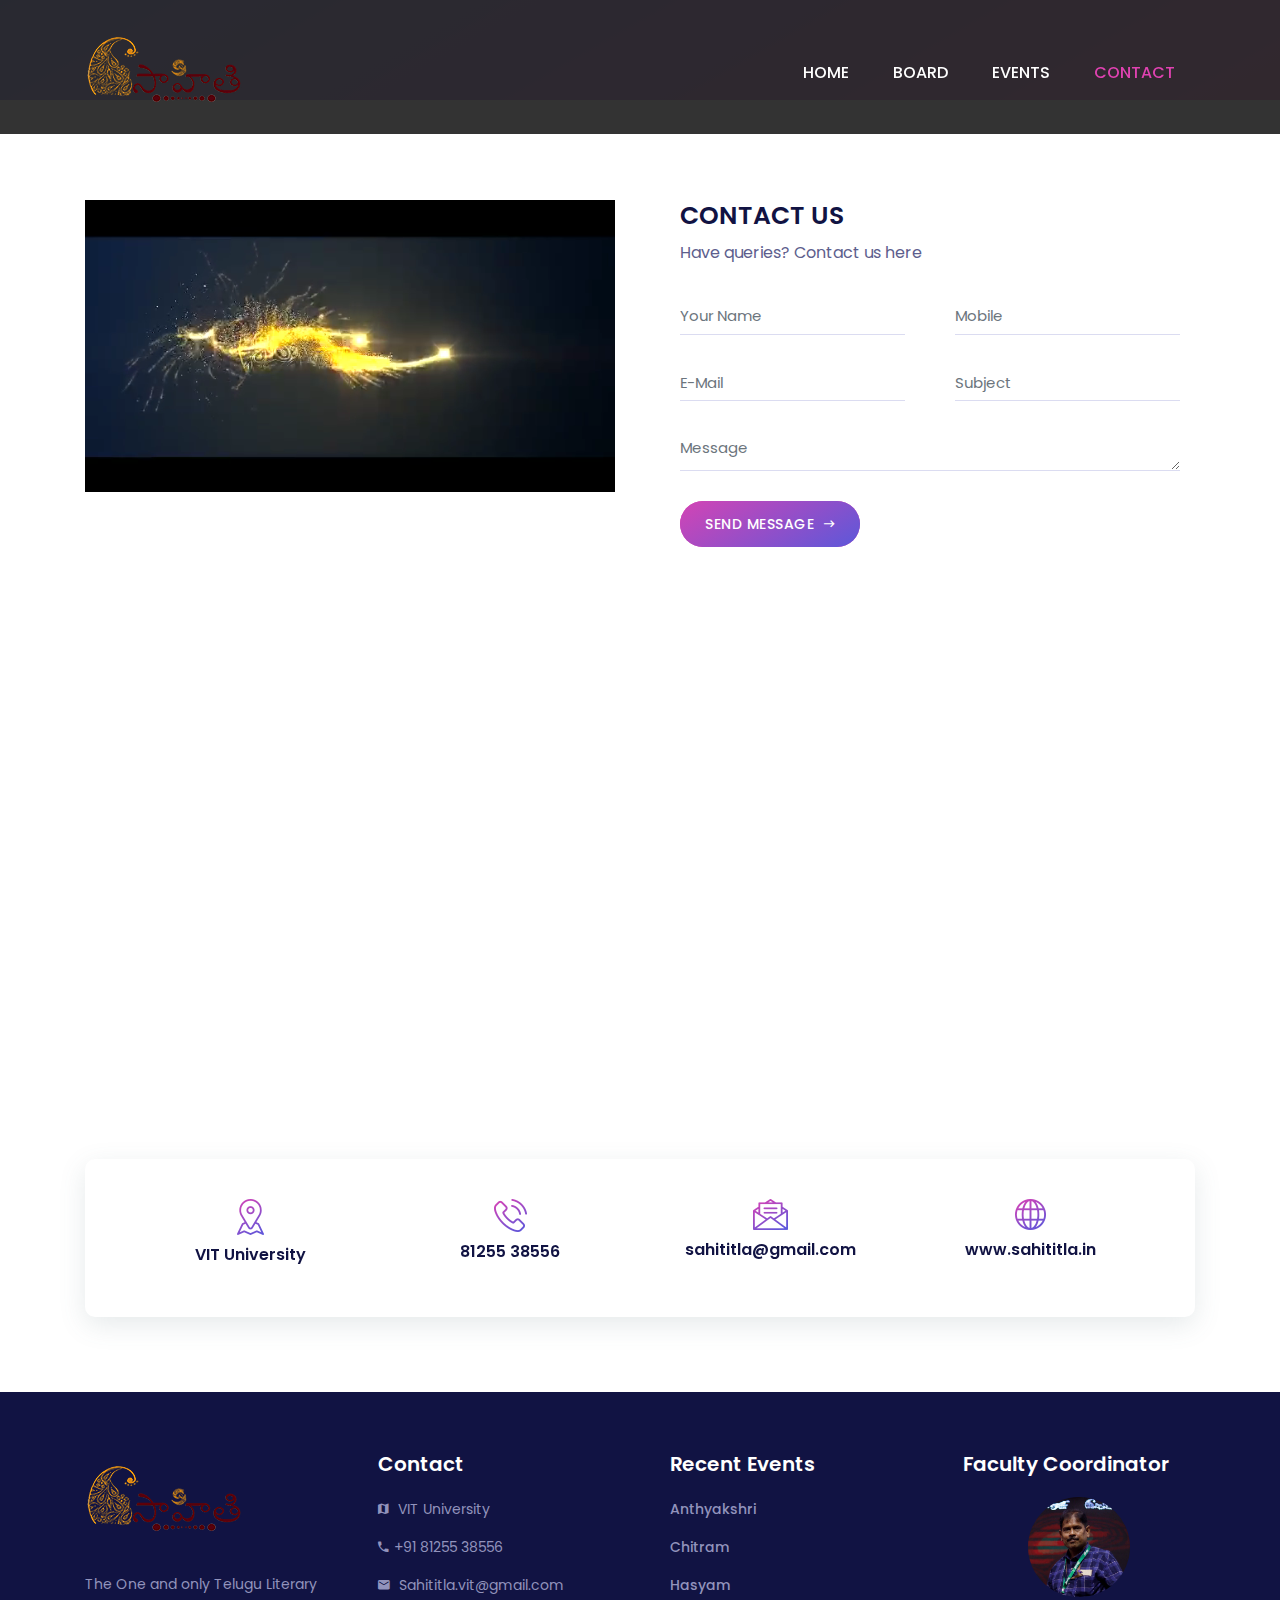
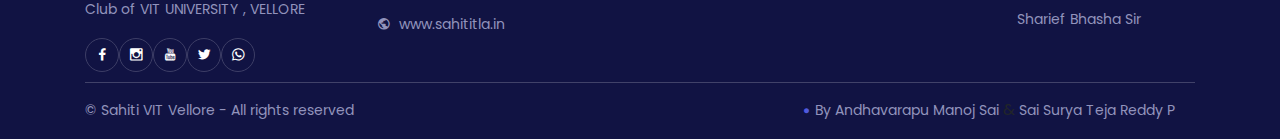
<file: contact.html>
<!DOCTYPE html>
<html lang="en">

<head>
    <meta charset="UTF-8">
    <meta name="description" content="">
    <meta http-equiv="X-UA-Compatible" content="IE=edge">
    <meta name="viewport" content="width=device-width, initial-scale=1">
    <link rel="icon" href="Photos/sahiti-logo.png" type="image/gif" sizes="16x16">

    <title>Contact | Sahiti</title>

	<meta name="Sahiti" content="Sahiti | Telugu Literary Association of VIT Vellore" />
	<meta name="description" content="Sahiti | Telugu Literary Association of VIT Vellore" />
	<meta name="keywords" content="Sahiti, VIT vellore, Telugu Literary club" />
	
		
	<meta itemprop="name" content="Sahiti">
	<meta itemprop="description" content="Sahiti | Telugu Literary Association of VIT Vellore">
	<meta itemprop="image" content="https://sahititla.com/Photos/sahiti-logo.png"/>


	<meta property="og:title" content="Sahiti"/>
	<meta property="og:image" content="https://sahititla.com/Photos/sahiti-logo.png"/>
	<meta property="og:url" content="Sahititla.com"/>
	<meta property="og:type" content="website">
	<meta property="og:description" content="Sahiti | Telugu Literary Association of VIT Vellore"/>

	<meta name="twitter:title" content="Sahiti" />
	<meta name="twitter:image" content="https://sahititla.com/Photos/sahiti-logo.png" />
	<meta name="twitter:url" content="https://sahititla.com" />
	<meta name="twitter:card" content="summary_large_image" />
	<meta name="description" content="Sahiti | Telugu Literary Association of VIT Vellore">
	<meta name="twitter:site" content="">
   
    <link rel="stylesheet" href="style.css?version=3">
    <link rel="stylesheet" href="css/style.css">

       <!-- Global site tag (gtag.js) - Google Analytics -->
<script async src="https://www.googletagmanager.com/gtag/js?id=UA-171588218-1"></script>
<script>
  window.dataLayer = window.dataLayer || [];
  function gtag(){dataLayer.push(arguments);}
  gtag('js', new Date());

  gtag('config', 'UA-171588218-1');
</script>

    <script
    src="https://code.jquery.com/jquery-3.5.1.min.js"
    integrity="sha256-9/aliU8dGd2tb6OSsuzixeV4y/faTqgFtohetphbbj0="
    crossorigin="anonymous"></script>

    <style>
video{
   width: inherit;
}
    </style>

<script>
    $(function(){
        $('#footer').load('footer.html');
    });
</script>
</head>

<body>
    <header class="header-area" style="padding-top: 20px; padding-bottom: 9px;">
        <div class="progress1">
            <div class="progress-container">
              <div class="progress-bar" style="margin-top: 9px;" id="myBar"></div>
            </div>  
        </div>
        <div class="classy-nav-container breakpoint-off">
            <div class="container">
                <nav class="classy-navbar justify-content-between" id="conferNav">
                    <a class="nav-brand" href="index.html"><img src="Photos/sahiti-nav.png" alt="Sahiti logo"></a>
                    <div class="classy-navbar-toggler">
                        <span class="navbarToggler"><span></span><span></span><span></span></span>
                    </div>
    
                    <div class="classy-menu">
                        <div class="classycloseIcon">
                            <div class="cross-wrap"><span class="top"></span><span class="bottom"></span></div>
                        </div>
                        <div class="classynav">
                            <ul id="nav">
                                <li><a href="index.html">Home</a></li>
                               <li ><a href="board.html">Board</a></li>
                                <li><a href="events.html">Events</a></li>
                                <li class="active"><a href="#">Contact</a></li>
                            </ul>
    
                           </div>
                    </div>
                </nav>
            </div>
        </div>
        </header>
    <section class="breadcrumb-area bg-img bg-gradient-overlay jarallax" style="background-image: url();">
        <div class="container h-100">
            <div class="row h-100 align-items-center">
                <div class="col-12">
                </div>
            </div>
        </div>
    </section>
    <section class="contact--us-area section-padding-100-0">
        <div class="container">
            <div class="row">
                <div class="col-12 col-lg-6">
                        <!-- <img src="Photos/sahiti-logo.jpg" alt="Sahiti Logo" >      -->
                        <video class="videosection mb-100" muted playsinline autoplay loop>
                            <source src="Photos/intro.mp4" type="video/mp4">
                          </video>
                </div>

                <div class="col-12 col-lg-6">
                    <div class="container-fluid">
                    <div class="contact_from_area mb-100 clearfix">
                        <div class="contact-heading">
                            <h4>Contact us</h4>
                            <p>Have queries? Contact us here</p>
                        </div>
                        <div class="contact_form">
                            <form name=myform action="https://formspree.io/sahititla.vit@gmail.com"  method="POST">
                                <div class="contact_input_area">
                                    <div class="row">
                                        <div class="col-12 col-lg-6">
                                            <div class="form-group">
                                                <input type="text" class="form-control mb-30" name="name" autocomplete="off"  placeholder="Your Name" required>
                                            </div>
                                        </div>
                                        <div class="col-12 col-lg-6">
                                            <div class="form-group">
                                                <input type="text" class="form-control mb-30" name="Phone" autocomplete="off"  placeholder="Mobile" required>
                                            </div>
                                        </div>
                                        <div class="col-12 col-lg-6">
                                            <div class="form-group">
                                                <input type="email" class="form-control mb-30" name="email" autocomplete="off"  placeholder="E-mail" required>
                                            </div>
                                        </div>
                                        <div class="col-12 col-lg-6">
                                            <div class="form-group">
                                                <input type="text" class="form-control mb-30" name="subject" autocomplete="off"  placeholder="Subject">
                                            </div>
                                        </div>
                                        <div class="col-12">
                                            <div class="form-group">
                                                <textarea name="message" class="form-control mb-30"  cols="30" rows="6" placeholder="Message" autocomplete="off" required></textarea>
                                            </div>
                                        </div>
                                        <div class="col-12">
                                            <button type="submit" name="submit" class="btn confer-btn">Send Message <i class="zmdi zmdi-long-arrow-right"></i></button>
                                        </div>
                                        <div>
											<input type="hidden" id="details" name="details" value="value">
										</div>
                                    </div>
                                </div>
                            </form>
                        </div>
                    </div>
                </div>
            </div>
            </div>
        </div>
    </section>

    <div class="container-fluid">
    <div class="map-area">
        <iframe width="100%" height="600" src="https://maps.google.com/maps?width=100%&amp;height=600&amp;hl=en&amp;q=vit%20university%20vellore%20%2C%20foodys+(Sahiti)&amp;ie=UTF8&amp;t=&amp;z=16&amp;iwloc=B&amp;output=embed" frameborder="0" scrolling="no" marginheight="0" marginwidth="0"><a href="https://www.maps.ie/draw-radius-circle-map/">km radius map</a></iframe>
    </div>
    </div>

    <div class="container mobile-view">
        <div class="row">
            <div class="col-12">
                <div class="contact--info-area bg-boxshadow">
                    <div class="row">
                        <div class="col-12 col-md-6 col-lg-3">
                            <div class="single-contact--info text-center">
                                <div class="contact--info-icon">
                                    <img src="Photos/core/icon-5.png" alt="">
                                </div>
                                <h5>VIT University</h5>
                            </div>
                        </div>

                        <div class="col-12 col-md-6 col-lg-3">
                            <div class="single-contact--info text-center">
                                <div class="contact--info-icon">
                                    <img src="Photos/core/icon-6.png" alt="">
                                </div>
                                <h5>81255 38556</h5>
                            </div>
                        </div>

                        <div class="col-12 col-md-6 col-lg-3">
                            <div class="single-contact--info text-center">
                                <div class="contact--info-icon">
                                    <img src="Photos/core/icon-7.png" alt="">
                                </div>
                                <h5>sahititla@gmail.com</h5>
                            </div>
                        </div>
                        <div class="col-12 col-md-6 col-lg-3">
                            <div class="single-contact--info text-center">
                                <div class="contact--info-icon">
                                    <img src="Photos/core/icon-8.png" alt="">
                                </div>
                                <h5>www.sahititla.in</h5>
                            </div>
                        </div>
                    </div>
                </div>
            </div>
        </div>
    </div>

  <div id="footer"></div>
    <script src="js/events/validation.js"></script>
    <script>
        // When the user scrolls the page, execute myFunction 
        window.onscroll = function() {myFunction()};
        
        function myFunction() {
          var winScroll = document.body.scrollTop || document.documentElement.scrollTop;
          var height = document.documentElement.scrollHeight - document.documentElement.clientHeight;
          var scrolled = (winScroll / height) * 100;
          document.getElementById("myBar").style.width = scrolled + "%";
        }
    </script>
    <script>
        document.querySelector('body').addEventListener('mousemove',eyeball);
        function eyeball() {
            var eye = document.querySelectorAll('.eye');
            eye.forEach(function (eye) {
                let x = (eye.getBoundingClientRect().left) + (eye.clientWidth / 2)
                let y = (eye.getBoundingClientRect().top) + (eye.clientHeight / 2)
                let radian = Math.atan2(event.pageX - x, event.pageY - y)
                let rot = (radian * (180 / Math.PI) * -1) + 270;
                eye.style.transform = "rotate("+ rot + "deg)";
            })
            
        }
    </script>
    <script src="js/popper.min.js"></script>
    <script src="js/bootstrap.min.js"></script>
    <script src="js/confer.bundle.js"></script>
    <script src="js/default-assets/active.js"></script>

    <script>
        document.addEventListener('DOMContentLoaded', function (e) {

var promise = document.querySelector('video').play();

if (promise !== undefined) {
    promise.catch(error => {
        console.log ("Auto-play failed")
        // Auto-play was failed
    }).then(() => {
        console.log ("Auto-play started")
        // Auto-play started
    });
}
});
    </script>

</body>

</html>
</file>
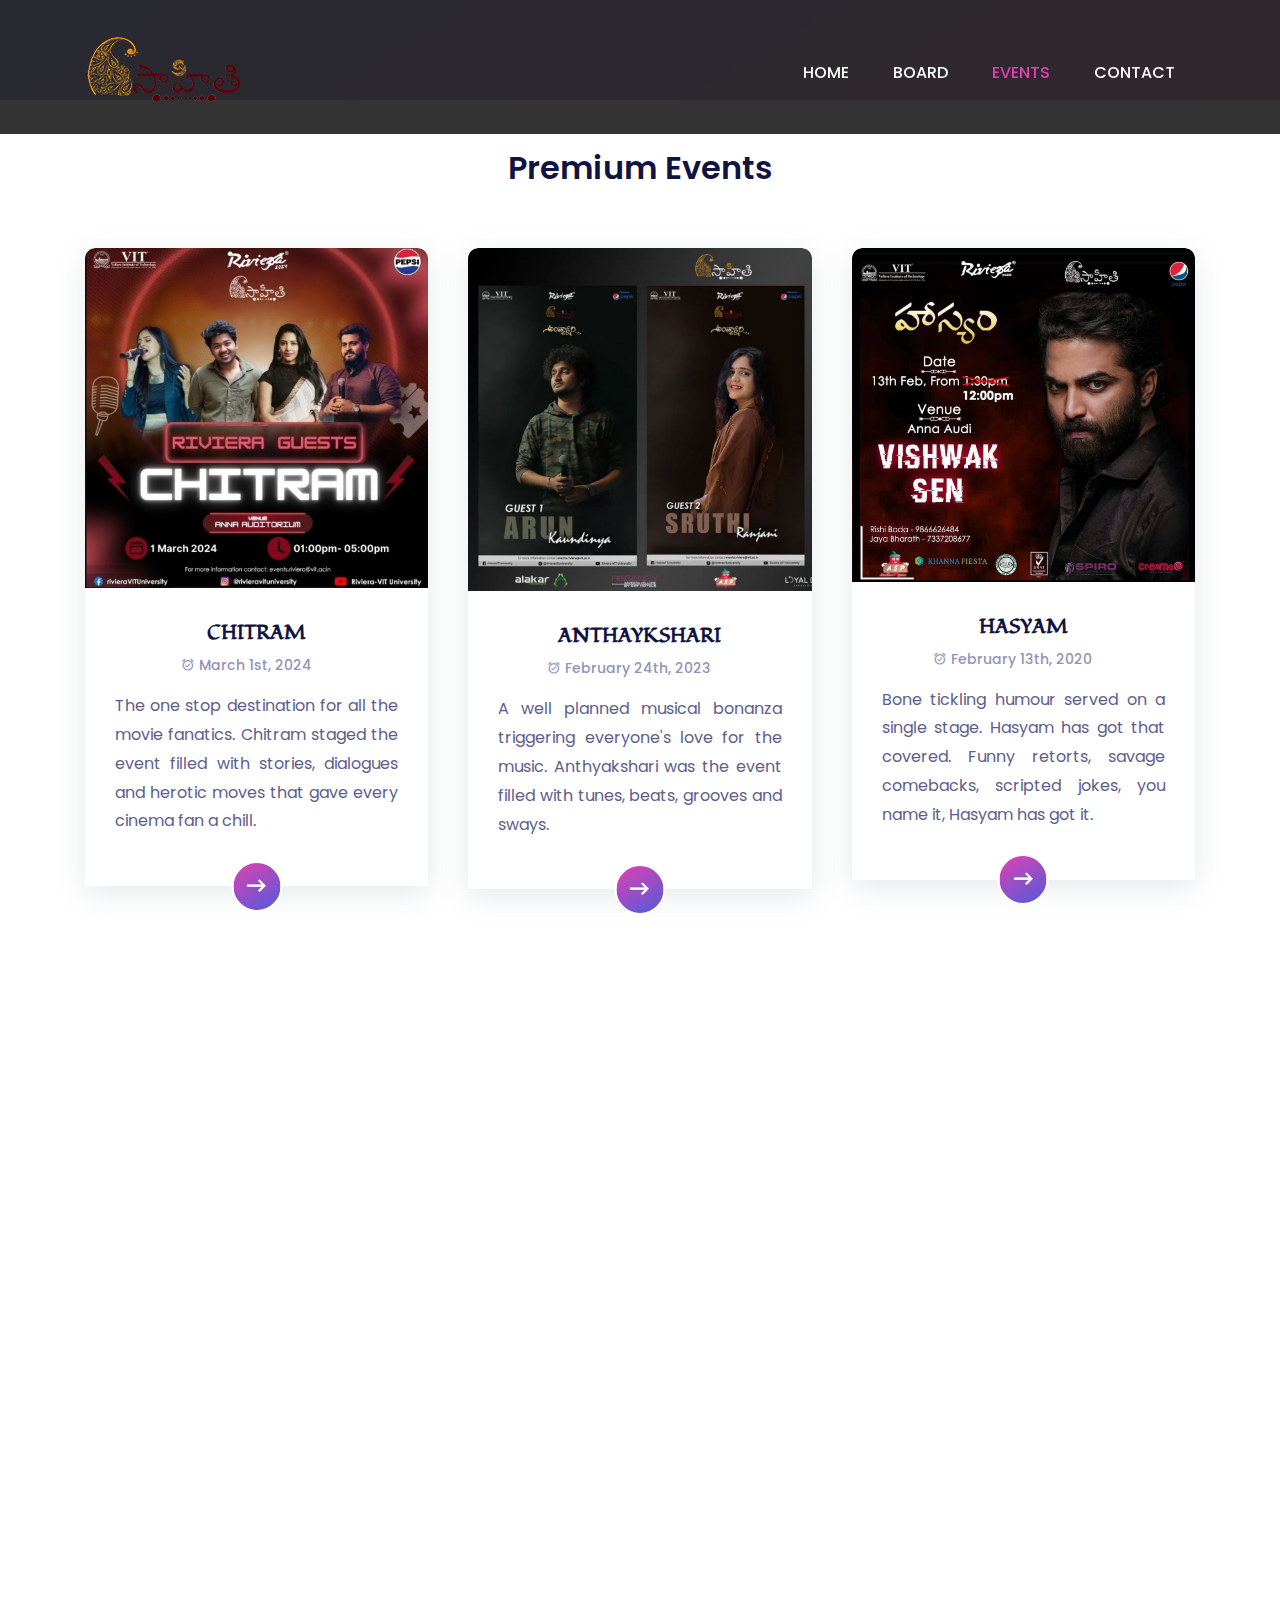
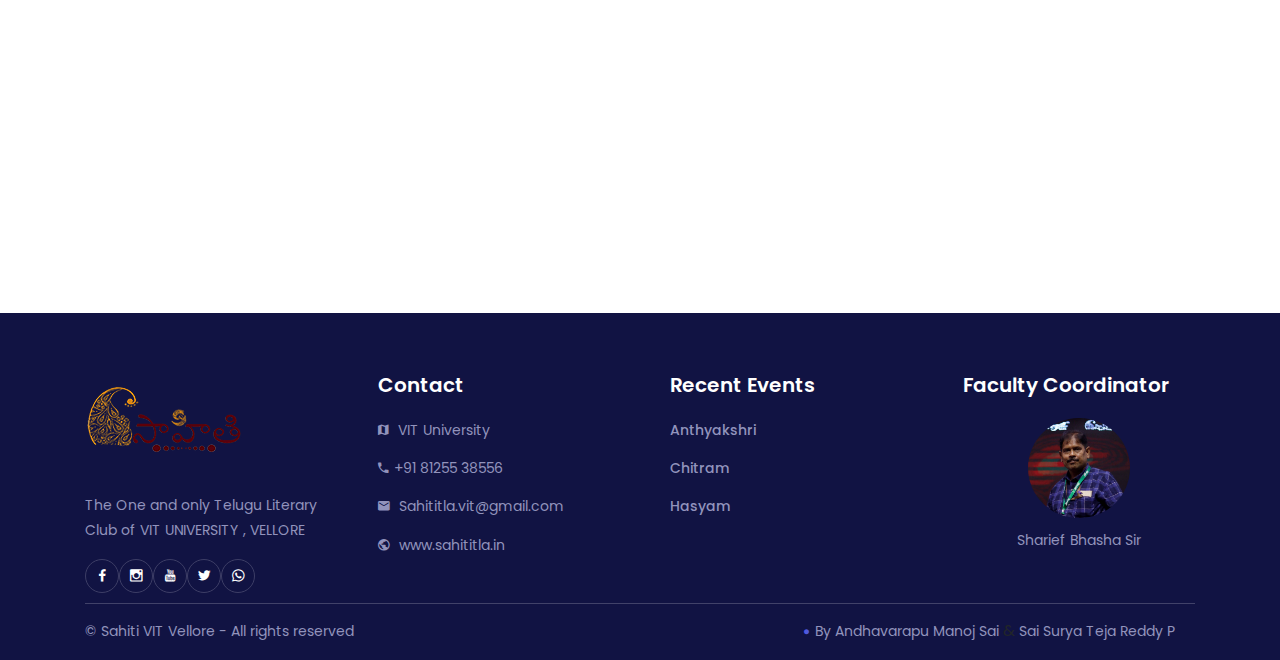
<file: events.html>
<!DOCTYPE html>
<html lang="en">

<head>
    <meta charset="UTF-8">
    <meta name="description" content="">
    <meta http-equiv="X-UA-Compatible" content="IE=edge">
    <meta name="viewport" content="width=device-width, initial-scale=1">
    <link rel="icon" href="Photos/sahiti-logo.png" type="image/gif" sizes="16x16">


    <link href="https://cdnjs.cloudflare.com/ajax/libs/OwlCarousel2/2.2.1/assets/owl.carousel.min.css" rel="stylesheet">
    <link href="https://cdnjs.cloudflare.com/ajax/libs/OwlCarousel2/2.2.1/assets/owl.theme.default.min.css" rel="stylesheet">

    <title>Events | Sahiti</title>

	<meta name="Sahiti" content="Sahiti | Telugu Literary Association of VIT Vellore" />
	<meta name="description" content="Sahiti | Telugu Literary Association of VIT Vellore" />
	<meta name="keywords" content="Sahiti, VIT vellore, Telugu Literary club" />
	
		
	<meta itemprop="name" content="Sahiti">
	<meta itemprop="description" content="Sahiti | Telugu Literary Association of VIT Vellore">
	<meta itemprop="image" content="https://sahititla.com/Photos/sahiti-logo.png"/>


	<meta property="og:title" content="Sahiti"/>
	<meta property="og:image" content="https://sahititla.com/Photos/sahiti-logo.png"/>
	<meta property="og:url" content="Sahititla.com"/>
	<meta property="og:type" content="website">
	<meta property="og:description" content="Sahiti | Telugu Literary Association of VIT Vellore"/>

	<meta name="twitter:title" content="Sahiti" />
	<meta name="twitter:image" content="https://sahititla.com/Photos/sahiti-logo.png" />
	<meta name="twitter:url" content="https://sahititla.com" />
	<meta name="twitter:card" content="summary_large_image" />
	<meta name="description" content="Sahiti | Telugu Literary Association of VIT Vellore">
	<meta name="twitter:site" content="">
   
    <link rel="stylesheet" href="style.css?version=3">
    <link rel="stylesheet" href="css/style.css">
    <link href="https://fonts.googleapis.com/css2?family=Fondamento&display=swap" rel="stylesheet">
    <link rel="stylesheet" href="https://cdnjs.cloudflare.com/ajax/libs/font-awesome/6.5.2/css/all.min.css" integrity="sha512-SnH5WK+bZxgPHs44uWIX+LLJAJ9/2PkPKZ5QiAj6Ta86w+fsb2TkcmfRyVX3pBnMFcV7oQPJkl9QevSCWr3W6A==" crossorigin="anonymous" referrerpolicy="no-referrer" />
    <script
    src="https://code.jquery.com/jquery-3.5.1.min.js"
    integrity="sha256-9/aliU8dGd2tb6OSsuzixeV4y/faTqgFtohetphbbj0="
    crossorigin="anonymous"></script>

       <!-- Global site tag (gtag.js) - Google Analytics -->
<script async src="https://www.googletagmanager.com/gtag/js?id=UA-171588218-1"></script>
<script>
  window.dataLayer = window.dataLayer || [];
  function gtag(){dataLayer.push(arguments);}
  gtag('js', new Date());

  gtag('config', 'UA-171588218-1');
</script>

<script>
    $(function(){
        $('#footer').load('footer.html');
    });
</script>
<style>
    .blog-title{
        font-family: 'Fondamento', cursive;
    }
</style>
<style>
    @import url('https://fonts.googleapis.com/css?family=Roboto+Condensed:300,400');
</style>

</head>

<body>
    <header class="header-area" style="padding-top: 20px; padding-bottom: 9px;">
        <div class="progress1">
            <div class="progress-container">
              <div class="progress-bar" style="margin-top: 9px;" id="myBar"></div>
            </div>  
        </div>
        <div class="classy-nav-container breakpoint-off">
            <div class="container">
                <nav class="classy-navbar justify-content-between" id="conferNav">
                    <a class="nav-brand" href="index.html"><img src="Photos/sahiti-nav.png" alt="Sahiti logo"></a>
                    <div class="classy-navbar-toggler">
                        <span class="navbarToggler"><span></span><span></span><span></span></span>
                    </div>
    
                    <div class="classy-menu">
                        <div class="classycloseIcon">
                            <div class="cross-wrap"><span class="top"></span><span class="bottom"></span></div>
                        </div>
                        <div class="classynav">
                            <ul id="nav">
                                <li><a href="index.html">Home</a></li>
                               <li ><a href="board.html">Board</a></li>
                                <li class="active"><a href="#">Events</a></li>
                                <li><a href="contact.html">Contact</a></li>
                            </ul>
    
                           </div>
                    </div>
                </nav>
            </div>
        </div>
        </header>

    <section class="breadcrumb-area bg-img bg-gradient-overlay jarallax" style="background-image: url();">
        <div class="container h-100">
            <div class="row h-100 align-items-center">
                <div class="col-12">
                </div>
            </div>
        </div>
    </section>
  
    <div class="our-blog-area pt-5">
        <div class="container">
            <div class="section-heading-2 text-center wow fadeInUp" data-wow-delay="300ms">
                <h2>Premium Events</h2>
            </div>
            <div class="row"> 
                <div class="col-12 col-md-6 col-xl-4">
                    <div class="single-blog-area style-2 wow fadeInUp" data-wow-delay="300ms">
                        <div class="single-blog-thumb">
                            <img src="Photos/chitramNew.png" alt="sahithi events">
                        </div>
                        <div class="single-blog-text text-center">
                            <a class="blog-title" href="#"><b>CHITRAM</b></a>
                            <div class="post-meta">
                                <a class="post-date" href="#"><i class="zmdi zmdi-alarm-check"></i>March 1st, 2024</a>
                                <a class="post-author" href="#"></a>
                            </div>
                            <p class="event-text">The one stop destination for all the movie fanatics. Chitram staged the event filled with stories, dialogues and herotic moves that gave every cinema fan a chill.</p>
                        </div>
                        <div class="blog-btn">
                            <a href="chitram.html"><i class="zmdi zmdi-long-arrow-right"></i></a>
                        </div>
                       
                    </div>
                </div>
                <div class="col-12 col-md-6 col-xl-4">
                    <div class="single-blog-area style-2 wow fadeInUp" data-wow-delay="300ms">
                        <div class="single-blog-thumb">
                            <img src="Photos/antha/antha_cover.JPEG" alt="Sahithi Events">
                        </div>
                        <div class="single-blog-text text-center">
                            <a class="blog-title" href="#"><b>ANTHAYKSHARI</b></a>
                            <div class="post-meta">
                                <a class="post-date" href="#"><i class="zmdi zmdi-alarm-check"></i>February 24th, 2023</a>
                                <a class="post-author" href="#"></a>
                            </div>
                            <p class="event-text">A well planned musical bonanza triggering everyone's love for the music. Anthyakshari was the event filled with tunes, beats, grooves and sways.</p>
                        </div>
                        <div class="blog-btn">
                            <a href="Anthyakshri.html"><i class="zmdi zmdi-long-arrow-right"></i></a>
                        </div>
                    </div>
                </div>
                <div class="col-12 col-md-6 col-xl-4">
                    <div class="single-blog-area style-2 wow fadeInUp" data-wow-delay="300ms">
                        <div class="single-blog-thumb">
                            <img src="Photos/hasyam-1.jpg" alt="sahithi events">
                        </div>
                        <div class="single-blog-text text-center">
                            <a class="blog-title" href="#"><b>HASYAM</b></a>
                            <div class="post-meta">
                                <a class="post-date" href="#"><i class="zmdi zmdi-alarm-check"></i>February 13th, 2020</a>
                                <a class="post-author" href="#"></a>
                            </div>
                            <p class="event-text">Bone tickling humour served on a single stage. Hasyam has got that covered. Funny retorts, savage comebacks, scripted jokes, you name it, Hasyam has got it. </p>
                        </div>
                        <div class="blog-btn">
                            <a href="hasyam.html"><i class="zmdi zmdi-long-arrow-right"></i></a>
                        </div>
                    </div>
                </div>
                


               


             <div class="container">
                <div class="section-heading-2 text-center wow fadeInUp" data-wow-delay="300ms">
                    <h2>Online Events</h2>
                </div>
                    <div class="row">
                        <div class="event-area owl-carousel">
                            
                    <!-- <div class="col-12 col-md-6 col-xl-4"> -->
                        <div class="single-blog-area style-2 wow fadeInUp" data-wow-delay="300ms">
                            <div class="single-blog-thumb">
                                <img src="Photos/Online-events/vishnu.jpeg" alt="Sahithi Events">
                            </div>
                            <div class="single-blog-text text-center">
                                <a class="blog-title" href="#"><b>Instagram live with Sree Vishnu </b></a>
                                <div class="post-meta">
                                    <a class="post-date" href="#"><i class="zmdi zmdi-alarm-check"></i>May 13th, 2020</a>
                                    <a class="post-author" href="#"></a>
                                </div>
                            </div>
                            <div class="blog-btn">
                                <a href="vishnu.html"><i class="zmdi zmdi-long-arrow-right"></i></a>
                            </div>
                        </div>
                    <!-- </div> -->
                <!-- <div class="col-12 col-md-6 col-xl-4"> -->
                    <div class="single-blog-area style-2 wow fadeInUp" data-wow-delay="300ms">
                        <div class="single-blog-thumb">
                            <img src="Photos/Online-events/divya.jpeg" alt="Sahithi Events">
                        </div>
                        <div class="single-blog-text text-center">
                            <a class="blog-title" href="#"><b>Instagram Live with Divyansha</b></a>
                            <div class="post-meta">
                                <a class="post-date" href="#"><i class="zmdi zmdi-alarm-check"></i>September 27th, 2020</a>
                                <a class="post-author" href="#"></a>
                            </div>
                        </div>
                        <div class="blog-btn">
                            <a href="https://www.instagram.com/tv/CFpEmjVDHDS/?igshid=wbl1wuf5axg6" target="_blank"><i class="zmdi zmdi-long-arrow-right"></i></a>
                        </div>
                    </div>
                <!-- </div> -->
                <!-- <div class="col-12 col-md-6 col-xl-4"> -->
                    <div class="single-blog-area style-2 wow fadeInUp" data-wow-delay="300ms">
                        <div class="single-blog-thumb">
                            <img src="Photos/Online-events/noel-sean.jpeg" alt="Sahithi Events">
                        </div>
                        <div class="single-blog-text text-center">
                            <a class="blog-title" href="#"><b>Instagram Live with Noel Sean</b></a>
                            <div class="post-meta">
                                <a class="post-date" href="#"><i class="zmdi zmdi-alarm-check"></i>December 29th, 2020</a>
                                <a class="post-author" href="#"></a>
                            </div>
                        </div>
                        <div class="blog-btn">
                            <a href="https://www.instagram.com/tv/CJbG7OuH20n/" target="_blank"><i class="zmdi zmdi-long-arrow-right"></i></a>
                        </div>
                    </div>
                <!-- </div> -->
                <div class="single-blog-area style-2 wow fadeInUp" data-wow-delay="300ms">
                    <div class="single-blog-thumb">
                        <img src="Photos/Online-events/divi.jpg" alt="Sahithi Events">
                    </div>
                    <div class="single-blog-text text-center">
                        <a class="blog-title" href="#"><b>Instagram Live with Divi</b></a>
                        <div class="post-meta">
                            <a class="post-date" href="#"><i class="zmdi zmdi-alarm-check"></i>February 10th, 2021</a>
                            <a class="post-author" href="#"></a>
                        </div>
                    </div>
                    <div class="blog-btn">
                        <a href="https://www.instagram.com/p/CLEXTYzBKV-/" target="_blank"><i class="zmdi zmdi-long-arrow-right"></i></a>
                    </div>
                </div>
                <div class="single-blog-area style-2 wow fadeInUp" data-wow-delay="300ms">
                    <div class="single-blog-thumb">
                        <img src="Photos/Online-events/chandini.jpg" alt="Sahithi Events">
                    </div>
                    <div class="single-blog-text text-center">
                        <a class="blog-title" href="#"><b>Instagram Live with Chandini</b></a>
                        <div class="post-meta">
                            <a class="post-date" href="#"><i class="zmdi zmdi-alarm-check"></i>March 5th, 2021</a>
                            <a class="post-author" href="#"></a>
                        </div>
                    </div>
                    <div class="blog-btn">
                        <a href="https://www.instagram.com/p/CL_lcnthe7G/" target="_blank"><i class="zmdi zmdi-long-arrow-right"></i></a>
                    </div>
                </div>

                 <!-- <div class="col-12 col-md-6 col-xl-4"> -->
                    <div class="single-blog-area style-2 wow fadeInUp" data-wow-delay="300ms">
                        <div class="single-blog-thumb">
                            <img src="Photos/Online-events/jayaram.heic" alt="Sahithi Events">
                        </div>
                        <div class="single-blog-text text-center">
                            <a class="blog-title" href="#"><b>Instagram live Jayaram</b></a>
                            <div class="post-meta">
                                <a class="post-date" href="#"><i class="zmdi zmdi-alarm-check"></i>June 21st, 2023</a>
                                <a class="post-author" href="#"></a>
                            </div>
                        </div>
                        <div class="blog-btn">
                            <a href="vishnu.html"><i class="zmdi zmdi-long-arrow-right"></i></a>
                        </div>
                    </div>
                                    <!-- -->
                <div class="single-blog-area style-2 wow fadeInUp" data-wow-delay="300ms">
                    <div class="single-blog-thumb">
                        <img src="Photos/Online-events/random.heic" alt="Sahithi Events">
                    </div>
                    <div class="single-blog-text text-center">
                        <a class="blog-title" href="#"><b>Instagram live with Soujanya </b></a>
                        <div class="post-meta">
                            <a class="post-date" href="#"><i class="zmdi zmdi-alarm-check"></i>June 21st, 2024</a>
                            <a class="post-author" href="#"></a>
                        </div>
                    </div>
                    <div class="blog-btn">
                        <a href="vishnu.html"><i class="zmdi zmdi-long-arrow-right"></i></a>
                    </div>
                </div>
                <!--  -->
            </div>
            </div>
             </div>
      
                <div class="container mb-5">
                    <div class="single-tab-content">
                        <div class="row">
                            <div class="col-12">
                                          
                                <div class="section-heading-2 text-center wow fadeInUp" data-wow-delay="300ms">
                                    <h3>Upcoming Events</h3>
                                </div>
                
                    <div class="single-schedule-area single-page d-flex flex-wrap justify-content-between align-items-center wow fadeInUp" data-wow-delay="300ms">
                        <class class="single-schedule-tumb-info d-flex align-items-center">
                            <div class="single-schedule-tumb">
                                <img src="Photos/sahiti-nav.png"  alt="Sahiti Photos">
                            </div>
                            <div class="single-schedule-info">
                                <h6>For Upcoming Events follow our Social Handles</h6>
                            </div>
                            </class>
                            <div style="display: flex; gap: 20px; font-size: 35px;">
                                <li>
                                  <a href="https://www.facebook.com/sahiti.vit/" style=" text-decoration: none; transition: color 0.3s;" 
                                     onmouseover="this.style.color='#1877F2'" onmouseout="this.style.color='black'">
                                    <i class="fa-brands fa-facebook"></i>
                                  </a>
                                </li>
                                <li>
                                  <a href="https://x.com/sahiti_tla" style="text-decoration: none; transition: color 0.3s;" 
                                     onmouseover="this.style.color='#1DA1F2'" onmouseout="this.style.color='black'">
                                    <i class="fa-brands fa-twitter"></i>
                                  </a>
                                </li>
                                <li>
                                  <a href="https://discord.gg/YHKgkBqCuF" style="text-decoration: none; transition: color 0.3s;" 
                                     onmouseover="this.style.color='#5865F2'" onmouseout="this.style.color='black'">
                                    <i class="fa-brands fa-discord"></i>
                                  </a>
                                </li>
                                <li>
                                  <a href="https://www.instagram.com/sahiti_tla/" style="text-decoration: none; transition: color 0.3s;" 
                                     onmouseover="this.style.color='#E1306C'" onmouseout="this.style.color='black'">
                                    <i class="fa-brands fa-instagram"></i>
                                  </a>
                                </li>
                                <li>
                                  <a href="https://in.linkedin.com/company/sahiti-tla-vit" style="text-decoration: none; transition: color 0.3s;" 
                                     onmouseover="this.style.color='#0A66C2'" onmouseout="this.style.color='black'">
                                    <i class="fa-brands fa-linkedin-in"></i>
                                  </a>
                                </li>
                                <li>
                                    <a href="https://www.sahititla.in/" style="text-decoration: none; transition: color 0.3s;" 
                                       onmouseover="this.style.color='#df42b1'" onmouseout="this.style.color='black'">
                                       <i class="fa-solid fa-globe"></i>
                                    </a>
                                </li>
                                <li>
                                    <a href="https://www.youtube.com/@sahititlavit4066" style="text-decoration: none; transition: color 0.3s;" 
                                       onmouseover="this.style.color='red'" onmouseout="this.style.color='black'">
                                       <i class="fa-brands fa-youtube"></i>
                                    </a>
                                </li>
                                <li>
                                    <a href="https://chat.whatsapp.com/HlxGUFlrkWM1YW29IqNZVy" style="text-decoration: none; transition: color 0.3s;" 
                                       onmouseover="this.style.color='green'" onmouseout="this.style.color='black'">
                                       <i class="fa-brands fa-whatsapp"></i>
                                    </a>
                                </li>
                              </div>
                        
                        <!-- <div class="schedule-time-place">
                            <p><i class="zmdi zmdi-time"></i> Coming soon</p>
                            <p><i class="zmdi zmdi-map"></i> Anna AUDI</p>
                        </div> -->
                        <!-- <a href="https://www.instagram.com/sahiti_tla/" class="btn confer-btn">Details <i class="zmdi zmdi-long-arrow-right"></i></a> -->
                    </div>
                    </div>
                    </div>
                    </div>
                </div>
            </div>
         
    </div>
    </div>

 <div id="footer"></div>

    <!-- <script src="js/jquery.min.js"></script> -->
    <script>
        // When the user scrolls the page, execute myFunction 
        window.onscroll = function() {myFunction()};
        
        function myFunction() {
          var winScroll = document.body.scrollTop || document.documentElement.scrollTop;
          var height = document.documentElement.scrollHeight - document.documentElement.clientHeight;
          var scrolled = (winScroll / height) * 100;
          document.getElementById("myBar").style.width = scrolled + "%";
        }
    </script>
    <script>
        document.querySelector('body').addEventListener('mousemove',eyeball);
        function eyeball() {
            var eye = document.querySelectorAll('.eye');
            eye.forEach(function (eye) {
                let x = (eye.getBoundingClientRect().left) + (eye.clientWidth / 2)
                let y = (eye.getBoundingClientRect().top) + (eye.clientHeight / 2)
                let radian = Math.atan2(event.pageX - x, event.pageY - y)
                let rot = (radian * (180 / Math.PI) * -1) + 270;
                eye.style.transform = "rotate("+ rot + "deg)";
            })
            
        }
    </script>
    <script src="js/popper.min.js"></script>
    <script src="js/bootstrap.min.js"></script>
    <script src="js/confer.bundle.js"></script>
    <script src="js/default-assets/active.js"></script>

</body>
</html>
</file>
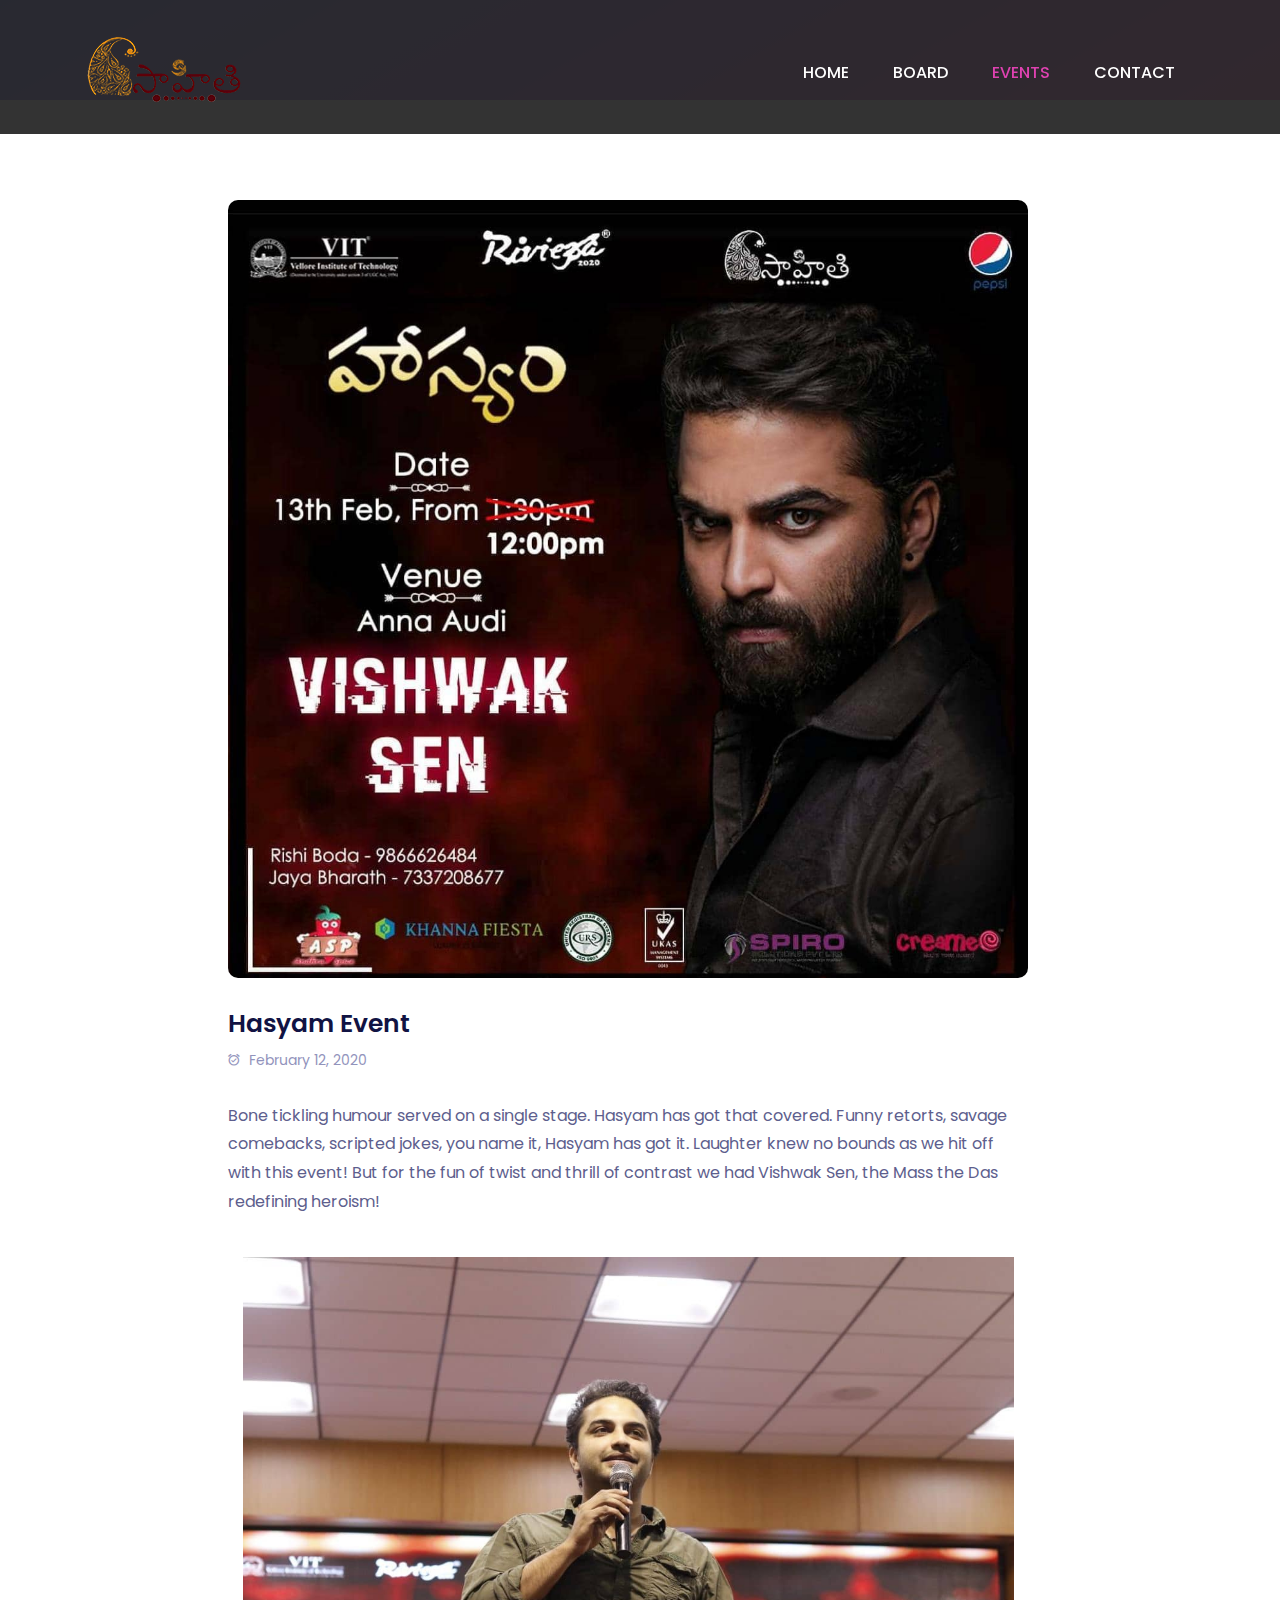
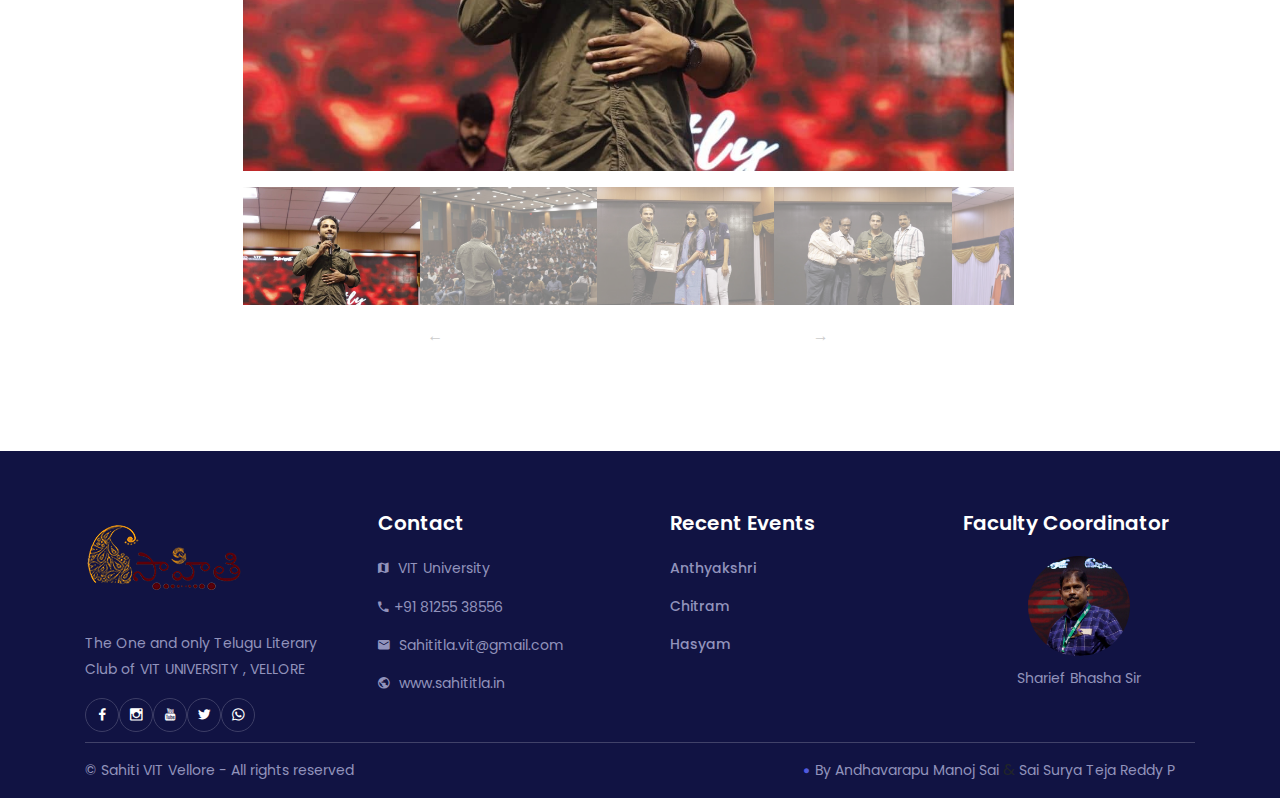
<file: hasyam.html>
<!DOCTYPE html>
<html lang="en">

<head>
    <meta charset="UTF-8">
    <meta name="description" content="">
    <meta http-equiv="X-UA-Compatible" content="IE=edge">
    <meta name="viewport" content="width=device-width, initial-scale=1">
    <link rel="icon" href="Photos/sahiti-logo.png" type="image/gif" sizes="16x16">

    <title>Hasyam | Sahiti</title>

	<meta name="Sahiti" content="Sahiti | Telugu Literary Association of VIT Vellore" />
	<meta name="description" content="Sahiti | Telugu Literary Association of VIT Vellore" />
	<meta name="keywords" content="Sahiti, VIT vellore, Telugu Literary club" />
	
		
	<meta itemprop="name" content="Sahiti">
	<meta itemprop="description" content="Sahiti | Telugu Literary Association of VIT Vellore">
	<meta itemprop="image" content="https://sahititla.com/Photos/sahiti-logo.png"/>


	<meta property="og:title" content="Sahiti"/>
	<meta property="og:image" content="https://sahititla.com/Photos/sahiti-logo.png"/>
	<meta property="og:url" content="Sahititla.com"/>
	<meta property="og:type" content="website">
	<meta property="og:description" content="Sahiti | Telugu Literary Association of VIT Vellore"/>

	<meta name="twitter:title" content="Sahiti" />
	<meta name="twitter:image" content="https://sahititla.com/Photos/sahiti-logo.png" />
	<meta name="twitter:url" content="https://sahititla.com" />
	<meta name="twitter:card" content="summary_large_image" />
	<meta name="description" content="Sahiti | Telugu Literary Association of VIT Vellore">
	<meta name="twitter:site" content="">

    <link rel="stylesheet" href="style.css?version=3">
    <link rel="stylesheet" href="css/events.css">
    <link rel="stylesheet" href="css/style.css">

    <script
    src="https://code.jquery.com/jquery-3.5.1.min.js"
    integrity="sha256-9/aliU8dGd2tb6OSsuzixeV4y/faTqgFtohetphbbj0="
    crossorigin="anonymous"></script>
   <!-- Global site tag (gtag.js) - Google Analytics -->
   <script async src="https://www.googletagmanager.com/gtag/js?id=UA-171588218-1"></script>
   <script>
     window.dataLayer = window.dataLayer || [];
     function gtag(){dataLayer.push(arguments);}
     gtag('js', new Date());
   
     gtag('config', 'UA-171588218-1');
   </script>

<script>
    $(function(){
        $('#footer').load('footer.html');
    });
</script>
 
</head>

<body>
     <!-- <div id="preloader">
        <div class="loader"></div>
    </div> -->
    <header class="header-area" style="padding-top: 20px; padding-bottom: 9px;">
        <div class="progress1">
            <div class="progress-container">
              <div class="progress-bar" style="margin-top: 9px;" id="myBar"></div>
            </div> 
        </div>
        <div class="classy-nav-container breakpoint-off">
            <div class="container">
                <nav class="classy-navbar justify-content-between" id="conferNav">
                    <a class="nav-brand" href="index.html"><img src="Photos/sahiti-nav.png" alt="Sahiti logo"></a>
                    <div class="classy-navbar-toggler">
                        <span class="navbarToggler"><span></span><span></span><span></span></span>
                    </div>
                    <div class="classy-menu">
                        <div class="classycloseIcon">
                            <div class="cross-wrap"><span class="top"></span><span class="bottom"></span></div>
                        </div>
                        <div class="classynav">
                            <ul id="nav">
                                <li ><a href="index.html">Home</a></li>
                               <li ><a href="board.html">Board</a></li>
                                <li class="active"><a href="events.html">Events</a></li>
                                <li><a href="contact.html">Contact</a></li>
                            </ul>
                           </div>
                    </div>
                </nav>
            </div>
        </div>
    </header>

    <section class="breadcrumb-area bg-img bg-gradient-overlay jarallax" style="background-image: url();">
        <div class="container h-100">
            <div class="row h-100 align-items-center">
                <div class="col-12">
                </div>
            </div>
        </div>
    </section>

    <section class="confer-blog-details-area section-padding-100-0">
        <div class="container">
            <div class="row justify-content-center">
                <div class="col-12 col-lg-8 col-xl-9">
                    <div class="pr-lg-4 mb-100">
                        <div class="post-details-content">
                            <div class="post-blog-thumbnail mb-30">
                                <img src="Photos/hasyam-1.jpg" alt="Sahiti Photos">
                            </div>
                            <h4 class="post-title">Hasyam Event</h4>
                            <div class="post-meta">
                                <a class="post-date" href="#"><i class="zmdi zmdi-alarm-check"></i> February 12, 2020</a>
                            </div>
                            <p>Bone tickling humour served on a single stage. Hasyam has got that covered. Funny retorts, savage comebacks, scripted jokes, you name it, Hasyam has got it. Laughter knew no bounds as we hit off with this event! But for the fun of twist and thrill of contrast we had Vishwak Sen, the Mass the Das redefining heroism!</p>
                            <!-- <blockquote class="confer-blockquote">
                                <h5>
                                    భారా బాజే లెషినామా, ఏక్ బాజే సన్ననామా, రెండింటికి సాహితి ఈవెంట్ కి వెల్లినామా, అన్నా ఆడి ఈవెంట్ లో ఇచి పాడేసినామా!

                                    అవును ఈ సారీ సాహితి చీజీ రివేరా ఈవెంట్స్ కి రోజులో ఒకటి అతిథి గా, హీరో విశ్వక్సేన్ గరు వాచెస్టూన్నారు!</h5>
                            </blockquote> -->
                        </div>                  
<br>          
<div class="container">
	
    <div class="feature">
        <figure class="featured-item image-holder r-3-2 transition"></figure>
    </div>
    
    <div class="gallery-wrapper">
        <div class="gallery">
                <div class="item-wrapper">
                    <figure class="gallery-item image-holder r-3-2 active transition"></figure>
                </div>
                <div class="item-wrapper">
                    <figure class="gallery-item image-holder r-3-2 transition"></figure>
                </div>
                <div class="item-wrapper">
                    <figure class="gallery-item image-holder r-3-2 transition"></figure>
                </div>
                <div class="item-wrapper">
                    <figure class="gallery-item image-holder r-3-2 transition"></figure>
                </div>
                <div class="item-wrapper">
                    <figure class="gallery-item image-holder r-3-2"></figure>
                </div>
        </div>
    </div>
    
    <div class="controls">
        <button class="move-btnn left">&larr;</button>
        <button class="move-btnn right">&rarr;</button>
    </div>
    
</div>
         
                    </div>
                </div>              
            </div>
        </div>
    </section>

    <div id="footer"></div>

    <script src="js/events/hasyam.js"></script>
    <!-- <script src="js/jquery.min.js"></script> -->
    <script>
        // When the user scrolls the page, execute myFunction 
        window.onscroll = function() {myFunction()};
        
        function myFunction() {
          var winScroll = document.body.scrollTop || document.documentElement.scrollTop;
          var height = document.documentElement.scrollHeight - document.documentElement.clientHeight;
          var scrolled = (winScroll / height) * 100;
          document.getElementById("myBar").style.width = scrolled + "%";
        }
    </script>
    <script>
        document.querySelector('body').addEventListener('mousemove',eyeball);
        function eyeball() {
            var eye = document.querySelectorAll('.eye');
            eye.forEach(function (eye) {
                let x = (eye.getBoundingClientRect().left) + (eye.clientWidth / 2)
                let y = (eye.getBoundingClientRect().top) + (eye.clientHeight / 2)
                let radian = Math.atan2(event.pageX - x, event.pageY - y)
                let rot = (radian * (180 / Math.PI) * -1) + 270;
                eye.style.transform = "rotate("+ rot + "deg)";
            })
            
        }
    </script>
    <script src="js/popper.min.js"></script>
    <script src="js/bootstrap.min.js"></script>
    <script src="js/confer.bundle.js"></script>
    <script src="js/default-assets/active.js"></script> 
</body>
</html>
</file>
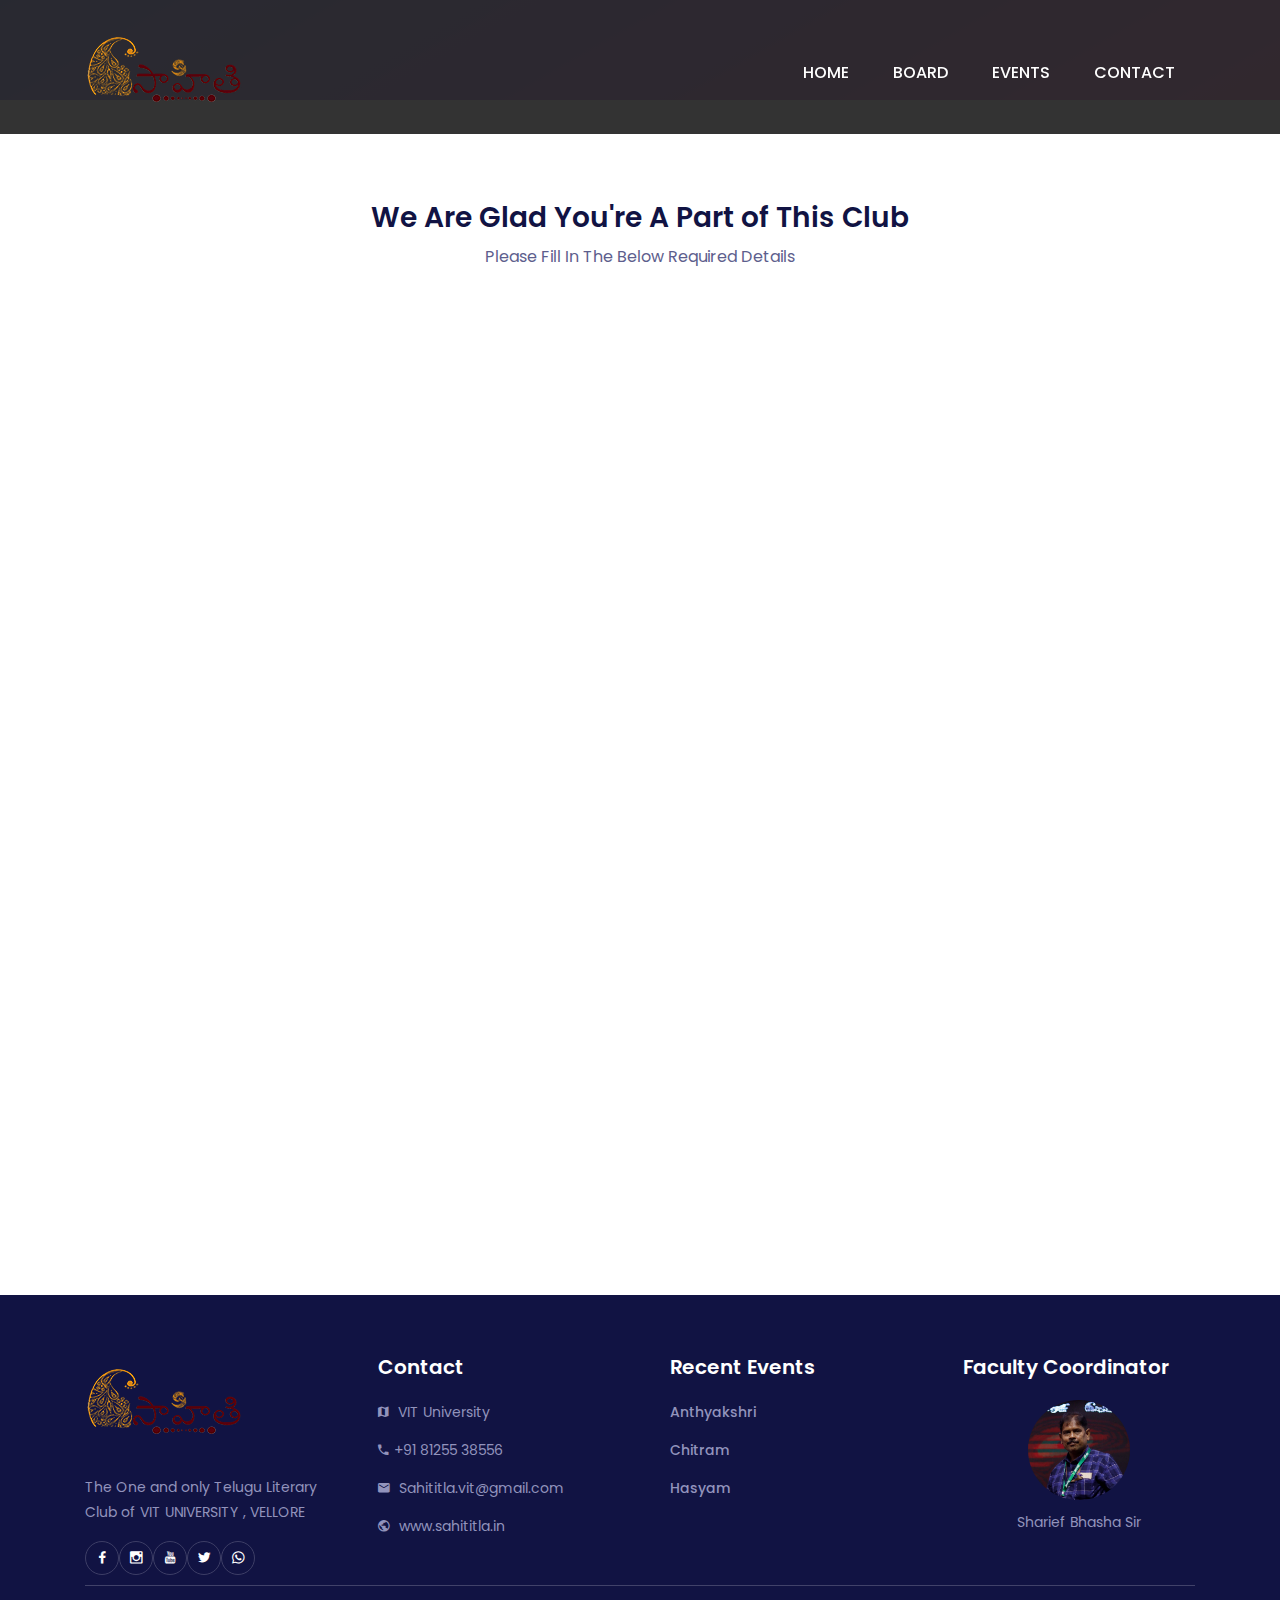
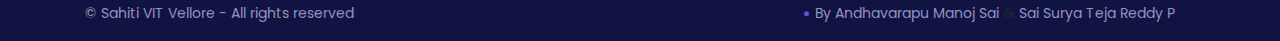
<file: sahitidb.html>
<!DOCTYPE html>
<html lang="en">

<head>
    <meta charset="UTF-8">
    <meta name="description" content="">
    <meta http-equiv="X-UA-Compatible" content="IE=edge">
    <meta name="viewport" content="width=device-width, initial-scale=1">
    <link rel="icon" href="Photos/sahiti-logo.png" type="image/gif" sizes="16x16">

    <title>Live Interaction | Sahiti</title>

	<meta name="Sahiti" content="Sahiti | Telugu Literary Association of VIT Vellore" />
	<meta name="description" content="Sahiti | Telugu Literary Association of VIT Vellore" />
	<meta name="keywords" content="Sahiti, VIT vellore, Telugu Literary club" />
	
		
	<meta itemprop="name" content="Sahiti">
	<meta itemprop="description" content="Sahiti | Telugu Literary Association of VIT Vellore">
	<meta itemprop="image" content="https://sahititla.com/Photos/sahiti-logo.png"/>


	<meta property="og:title" content="Sahiti"/>
	<meta property="og:image" content="https://sahititla.com/Photos/sahiti-logo.png"/>
	<meta property="og:url" content="Sahititla.com"/>
	<meta property="og:type" content="website">
	<meta property="og:description" content="Sahiti | Telugu Literary Association of VIT Vellore"/>

	<meta name="twitter:title" content="Sahiti" />
	<meta name="twitter:image" content="https://sahititla.com/Photos/sahiti-logo.png" />
	<meta name="twitter:url" content="https://sahititla.com" />
	<meta name="twitter:card" content="summary_large_image" />
	<meta name="description" content="Sahiti | Telugu Literary Association of VIT Vellore">
	<meta name="twitter:site" content="">

    <link rel="stylesheet" href="style.css?version=3">
    <link rel="stylesheet" href="css/events.css">
    <link rel="stylesheet" href="css/style.css">

       <!-- Global site tag (gtag.js) - Google Analytics -->
<script async src="https://www.googletagmanager.com/gtag/js?id=UA-171588218-1"></script>
<script>
  window.dataLayer = window.dataLayer || [];
  function gtag(){dataLayer.push(arguments);}
  gtag('js', new Date());

  gtag('config', 'UA-171588218-1');
</script>

    <script
    src="https://code.jquery.com/jquery-3.5.1.min.js"
    integrity="sha256-9/aliU8dGd2tb6OSsuzixeV4y/faTqgFtohetphbbj0="
    crossorigin="anonymous"></script>
<script>
    $(function(){
        $('#footer').load('footer.html');
    });
</script>
 
</head>

<body>
     <!-- <div id="preloader">
        <div class="loader"></div>
    </div> -->
    <header class="header-area" style="padding-top: 20px; padding-bottom: 9px;">
        <div class="progress1">
            <div class="progress-container">
              <div class="progress-bar" style="margin-top: 9px;" id="myBar"></div>
            </div> 
        </div>
        <div class="classy-nav-container breakpoint-off">
            <div class="container">
                <nav class="classy-navbar justify-content-between" id="conferNav">
                    <a class="nav-brand" href="index.html"><img src="Photos/sahiti-nav.png" alt="Sahiti logo"></a>
                    <div class="classy-navbar-toggler">
                        <span class="navbarToggler"><span></span><span></span><span></span></span>
                    </div>
                    <div class="classy-menu">
                        <div class="classycloseIcon">
                            <div class="cross-wrap"><span class="top"></span><span class="bottom"></span></div>
                        </div>
                        <div class="classynav">
                            <ul id="nav">
                                <li><a href="index.html">Home</a></li>
                               <li><a href="board.html">Board</a></li>
                                <li><a href="events.html">Events</a></li>
                                <li><a href="contact.html">Contact</a></li>
                            </ul>
                           </div>
                    </div>
                </nav>
            </div>
        </div>
    </header>

    <section class="breadcrumb-area bg-img bg-gradient-overlay jarallax" style="background-image: url();">
        <div class="container h-100">
            <div class="row h-100 align-items-center">
                <div class="col-12">
                </div>
            </div>
        </div>
    </section>

    <section class="confer-blog-details-area section-padding-100-0">
        
	
    
    <div style="text-align: center;">
        <h3>We Are Glad You're A Part of This Club</h3>   
    <p>Please Fill In The Below Required Details</p> 
    </div>                  
    <div style="text-align: center;">
        <iframe src="https://docs.google.com/forms/d/e/1FAIpQLSc7tQBnCryObPUhIQWSlfpxrgBdYPI8Zk7wv2YgthAdlUeALw/viewform?embedded=true" width="400" height="1000" frameborder="0" marginheight="0" marginwidth="0">Loading…</iframe>
    </div> 

    
    
    
                     
           
    </section>

    <div id="footer"></div>

    <!-- <script src="js/jquery.min.js"></script> -->
    <script>
        // When the user scrolls the page, execute myFunction 
        window.onscroll = function() {myFunction()};
        
        function myFunction() {
          var winScroll = document.body.scrollTop || document.documentElement.scrollTop;
          var height = document.documentElement.scrollHeight - document.documentElement.clientHeight;
          var scrolled = (winScroll / height) * 100;
          document.getElementById("myBar").style.width = scrolled + "%";
        }
    </script>
    <script>
        document.querySelector('body').addEventListener('mousemove',eyeball);
        function eyeball() {
            var eye = document.querySelectorAll('.eye');
            eye.forEach(function (eye) {
                let x = (eye.getBoundingClientRect().left) + (eye.clientWidth / 2)
                let y = (eye.getBoundingClientRect().top) + (eye.clientHeight / 2)
                let radian = Math.atan2(event.pageX - x, event.pageY - y)
                let rot = (radian * (180 / Math.PI) * -1) + 270;
                eye.style.transform = "rotate("+ rot + "deg)";
            })
            
        }
    </script>
    <script src="js/popper.min.js"></script>
    <script src="js/bootstrap.min.js"></script>
    <script src="js/confer.bundle.js"></script>
    <script src="js/default-assets/active.js"></script> 
</body>
</html>
</file>
<file: css/style.css>
@font-face {
	font-family: 'ElegantIcons';
	src:url('fonts/ElegantIcons.eot');
	src:url('fonts/ElegantIcons.eot?#iefix') format('embedded-opentype'),
		url('fonts/ElegantIcons.woff') format('woff'),
		url('fonts/ElegantIcons.ttf') format('truetype'),
		url('fonts/ElegantIcons.svg#ElegantIcons') format('svg');
	font-weight: normal;
	font-style: normal;
}

/* Use the following CSS code if you want to use data attributes for inserting your icons */
[data-icon]:before {
	font-family: 'ElegantIcons';
	content: attr(data-icon);
	speak: none;
	font-weight: normal;
	font-variant: normal;
	text-transform: none;
	line-height: 1;
	-webkit-font-smoothing: antialiased;
	-moz-osx-font-smoothing: grayscale;
}

/*swiper js for yt-vedios carousel*/

.swiper-container {
	width: 100%;
	height: 100%;
  }
  .swiper-slide {
	text-align: center;
	font-size: 18px;
	/* background: #fff; */
	
	/* Center slide text vertically */
	display: -webkit-box;
	display: -ms-flexbox;
	display: -webkit-flex;
	display: flex;
	-webkit-box-pack: center;
	-ms-flex-pack: center;
	-webkit-justify-content: center;
	justify-content: center;
	-webkit-box-align: center;
	-ms-flex-align: center;
	-webkit-align-items: center;
	align-items: center;
  }
  /* :root {
	   -swiper-theme-color: #fff;
  } */
  .yt-vedios img{
	  
	  height: auto;
	  width: 100%;
	  
  }
  .swiper-wrapper {
	padding: 20px 0;
	  
	  
  }
  .swiper-slide {
	transform: 250ms all;
	  margin-right: 2px;
	
  }
  .swiper-slide:hover {
	  transform: scale(1.2);
	  z-index: 1;
	  cursor: pointer;
	}
  .swiper-pagination-bullet {
	  background-color: #fff !important;
  }
  .swiper-pagination {
	  position: static !important; 
	  
  }
  
  .card {
	  border: none;
  }
	  
  
  /*Scroll indicator*/
  .progress1 {
	  position: fixed;
	  top: 70px;
	  z-index: 1;
	  width: 100%;
	  
  }
  .progress-container {
	  width: 100%;
	  height: 4px;
	  
  }
	
  .progress-bar {
	  height: 4px;
	  background: #df42b1;
	  width: 0%;
  }

/* Use the following CSS code if you want to have a class per icon */
/*
Instead of a list of all class selectors,
you can use the generic selector below, but it's slower:
[class*="your-class-prefix"] {
*/
.arrow_up, .arrow_down, .arrow_left, .arrow_right, .arrow_left-up, .arrow_right-up, .arrow_right-down, .arrow_left-down, .arrow-up-down, .arrow_up-down_alt, .arrow_left-right_alt, .arrow_left-right, .arrow_expand_alt2, .arrow_expand_alt, .arrow_condense, .arrow_expand, .arrow_move, .arrow_carrot-up, .arrow_carrot-down, .arrow_carrot-left, .arrow_carrot-right, .arrow_carrot-2up, .arrow_carrot-2down, .arrow_carrot-2left, .arrow_carrot-2right, .arrow_carrot-up_alt2, .arrow_carrot-down_alt2, .arrow_carrot-left_alt2, .arrow_carrot-right_alt2, .arrow_carrot-2up_alt2, .arrow_carrot-2down_alt2, .arrow_carrot-2left_alt2, .arrow_carrot-2right_alt2, .arrow_triangle-up, .arrow_triangle-down, .arrow_triangle-left, .arrow_triangle-right, .arrow_triangle-up_alt2, .arrow_triangle-down_alt2, .arrow_triangle-left_alt2, .arrow_triangle-right_alt2, .arrow_back, .icon_minus-06, .icon_plus, .icon_close, .icon_check, .icon_minus_alt2, .icon_plus_alt2, .icon_close_alt2, .icon_check_alt2, .icon_zoom-out_alt, .icon_zoom-in_alt, .icon_search, .icon_box-empty, .icon_box-selected, .icon_minus-box, .icon_plus-box, .icon_box-checked, .icon_circle-empty, .icon_circle-slelected, .icon_stop_alt2, .icon_stop, .icon_pause_alt2, .icon_pause, .icon_menu, .icon_menu-square_alt2, .icon_menu-circle_alt2, .icon_ul, .icon_ol, .icon_adjust-horiz, .icon_adjust-vert, .icon_document_alt, .icon_documents_alt, .icon_pencil, .icon_pencil-edit_alt, .icon_pencil-edit, .icon_folder-alt, .icon_folder-open_alt, .icon_folder-add_alt, .icon_info_alt, .icon_error-oct_alt, .icon_error-circle_alt, .icon_error-triangle_alt, .icon_question_alt2, .icon_question, .icon_comment_alt, .icon_chat_alt, .icon_vol-mute_alt, .icon_volume-low_alt, .icon_volume-high_alt, .icon_quotations, .icon_quotations_alt2, .icon_clock_alt, .icon_lock_alt, .icon_lock-open_alt, .icon_key_alt, .icon_cloud_alt, .icon_cloud-upload_alt, .icon_cloud-download_alt, .icon_image, .icon_images, .icon_lightbulb_alt, .icon_gift_alt, .icon_house_alt, .icon_genius, .icon_mobile, .icon_tablet, .icon_laptop, .icon_desktop, .icon_camera_alt, .icon_mail_alt, .icon_cone_alt, .icon_ribbon_alt, .icon_bag_alt, .icon_creditcard, .icon_cart_alt, .icon_paperclip, .icon_tag_alt, .icon_tags_alt, .icon_trash_alt, .icon_cursor_alt, .icon_mic_alt, .icon_compass_alt, .icon_pin_alt, .icon_pushpin_alt, .icon_map_alt, .icon_drawer_alt, .icon_toolbox_alt, .icon_book_alt, .icon_calendar, .icon_film, .icon_table, .icon_contacts_alt, .icon_headphones, .icon_lifesaver, .icon_piechart, .icon_refresh, .icon_link_alt, .icon_link, .icon_loading, .icon_blocked, .icon_archive_alt, .icon_heart_alt, .icon_star_alt, .icon_star-half_alt, .icon_star, .icon_star-half, .icon_tools, .icon_tool, .icon_cog, .icon_cogs, .arrow_up_alt, .arrow_down_alt, .arrow_left_alt, .arrow_right_alt, .arrow_left-up_alt, .arrow_right-up_alt, .arrow_right-down_alt, .arrow_left-down_alt, .arrow_condense_alt, .arrow_expand_alt3, .arrow_carrot_up_alt, .arrow_carrot-down_alt, .arrow_carrot-left_alt, .arrow_carrot-right_alt, .arrow_carrot-2up_alt, .arrow_carrot-2dwnn_alt, .arrow_carrot-2left_alt, .arrow_carrot-2right_alt, .arrow_triangle-up_alt, .arrow_triangle-down_alt, .arrow_triangle-left_alt, .arrow_triangle-right_alt, .icon_minus_alt, .icon_plus_alt, .icon_close_alt, .icon_check_alt, .icon_zoom-out, .icon_zoom-in, .icon_stop_alt, .icon_menu-square_alt, .icon_menu-circle_alt, .icon_document, .icon_documents, .icon_pencil_alt, .icon_folder, .icon_folder-open, .icon_folder-add, .icon_folder_upload, .icon_folder_download, .icon_info, .icon_error-circle, .icon_error-oct, .icon_error-triangle, .icon_question_alt, .icon_comment, .icon_chat, .icon_vol-mute, .icon_volume-low, .icon_volume-high, .icon_quotations_alt, .icon_clock, .icon_lock, .icon_lock-open, .icon_key, .icon_cloud, .icon_cloud-upload, .icon_cloud-download, .icon_lightbulb, .icon_gift, .icon_house, .icon_camera, .icon_mail, .icon_cone, .icon_ribbon, .icon_bag, .icon_cart, .icon_tag, .icon_tags, .icon_trash, .icon_cursor, .icon_mic, .icon_compass, .icon_pin, .icon_pushpin, .icon_map, .icon_drawer, .icon_toolbox, .icon_book, .icon_contacts, .icon_archive, .icon_heart, .icon_profile, .icon_group, .icon_grid-2x2, .icon_grid-3x3, .icon_music, .icon_pause_alt, .icon_phone, .icon_upload, .icon_download, .social_facebook, .social_twitter, .social_pinterest, .social_googleplus, .social_tumblr, .social_tumbleupon, .social_wordpress, .social_instagram, .social_dribbble, .social_vimeo, .social_linkedin, .social_rss, .social_deviantart, .social_share, .social_myspace, .social_skype, .social_youtube, .social_picassa, .social_googledrive, .social_flickr, .social_blogger, .social_spotify, .social_delicious, .social_facebook_circle, .social_twitter_circle, .social_pinterest_circle, .social_googleplus_circle, .social_tumblr_circle, .social_stumbleupon_circle, .social_wordpress_circle, .social_instagram_circle, .social_dribbble_circle, .social_vimeo_circle, .social_linkedin_circle, .social_rss_circle, .social_deviantart_circle, .social_share_circle, .social_myspace_circle, .social_skype_circle, .social_youtube_circle, .social_picassa_circle, .social_googledrive_alt2, .social_flickr_circle, .social_blogger_circle, .social_spotify_circle, .social_delicious_circle, .social_facebook_square, .social_twitter_square, .social_pinterest_square, .social_googleplus_square, .social_tumblr_square, .social_stumbleupon_square, .social_wordpress_square, .social_instagram_square, .social_dribbble_square, .social_vimeo_square, .social_linkedin_square, .social_rss_square, .social_deviantart_square, .social_share_square, .social_myspace_square, .social_skype_square, .social_youtube_square, .social_picassa_square, .social_googledrive_square, .social_flickr_square, .social_blogger_square, .social_spotify_square, .social_delicious_square, .icon_printer, .icon_calulator, .icon_building, .icon_floppy, .icon_drive, .icon_search-2, .icon_id, .icon_id-2, .icon_puzzle, .icon_like, .icon_dislike, .icon_mug, .icon_currency, .icon_wallet, .icon_pens, .icon_easel, .icon_flowchart, .icon_datareport, .icon_briefcase, .icon_shield, .icon_percent, .icon_globe, .icon_globe-2, .icon_target, .icon_hourglass, .icon_balance, .icon_rook, .icon_printer-alt, .icon_calculator_alt, .icon_building_alt, .icon_floppy_alt, .icon_drive_alt, .icon_search_alt, .icon_id_alt, .icon_id-2_alt, .icon_puzzle_alt, .icon_like_alt, .icon_dislike_alt, .icon_mug_alt, .icon_currency_alt, .icon_wallet_alt, .icon_pens_alt, .icon_easel_alt, .icon_flowchart_alt, .icon_datareport_alt, .icon_briefcase_alt, .icon_shield_alt, .icon_percent_alt, .icon_globe_alt, .icon_clipboard {
	font-family: 'ElegantIcons';
	speak: none;
	font-style: normal;
	font-weight: normal;
	font-variant: normal;
	text-transform: none;
	line-height: 1;
	-webkit-font-smoothing: antialiased;
}
.arrow_up:before {
	content: "\21";
}
.arrow_down:before {
	content: "\22";
}
.arrow_left:before {
	content: "\23";
}
.arrow_right:before {
	content: "\24";
}
.arrow_left-up:before {
	content: "\25";
}
.arrow_right-up:before {
	content: "\26";
}
.arrow_right-down:before {
	content: "\27";
}
.arrow_left-down:before {
	content: "\28";
}
.arrow-up-down:before {
	content: "\29";
}
.arrow_up-down_alt:before {
	content: "\2a";
}
.arrow_left-right_alt:before {
	content: "\2b";
}
.arrow_left-right:before {
	content: "\2c";
}
.arrow_expand_alt2:before {
	content: "\2d";
}
.arrow_expand_alt:before {
	content: "\2e";
}
.arrow_condense:before {
	content: "\2f";
}
.arrow_expand:before {
	content: "\30";
}
.arrow_move:before {
	content: "\31";
}
.arrow_carrot-up:before {
	content: "\32";
}
.arrow_carrot-down:before {
	content: "\33";
}
.arrow_carrot-left:before {
	content: "\34";
}
.arrow_carrot-right:before {
	content: "\35";
}
.arrow_carrot-2up:before {
	content: "\36";
}
.arrow_carrot-2down:before {
	content: "\37";
}
.arrow_carrot-2left:before {
	content: "\38";
}
.arrow_carrot-2right:before {
	content: "\39";
}
.arrow_carrot-up_alt2:before {
	content: "\3a";
}
.arrow_carrot-down_alt2:before {
	content: "\3b";
}
.arrow_carrot-left_alt2:before {
	content: "\3c";
}
.arrow_carrot-right_alt2:before {
	content: "\3d";
}
.arrow_carrot-2up_alt2:before {
	content: "\3e";
}
.arrow_carrot-2down_alt2:before {
	content: "\3f";
}
.arrow_carrot-2left_alt2:before {
	content: "\40";
}
.arrow_carrot-2right_alt2:before {
	content: "\41";
}
.arrow_triangle-up:before {
	content: "\42";
}
.arrow_triangle-down:before {
	content: "\43";
}
.arrow_triangle-left:before {
	content: "\44";
}
.arrow_triangle-right:before {
	content: "\45";
}
.arrow_triangle-up_alt2:before {
	content: "\46";
}
.arrow_triangle-down_alt2:before {
	content: "\47";
}
.arrow_triangle-left_alt2:before {
	content: "\48";
}
.arrow_triangle-right_alt2:before {
	content: "\49";
}
.arrow_back:before {
	content: "\4a";
}
.icon_minus-06:before {
	content: "\4b";
}
.icon_plus:before {
	content: "\4c";
}
.icon_close:before {
	content: "\4d";
}
.icon_check:before {
	content: "\4e";
}
.icon_minus_alt2:before {
	content: "\4f";
}
.icon_plus_alt2:before {
	content: "\50";
}
.icon_close_alt2:before {
	content: "\51";
}
.icon_check_alt2:before {
	content: "\52";
}
.icon_zoom-out_alt:before {
	content: "\53";
}
.icon_zoom-in_alt:before {
	content: "\54";
}
.icon_search:before {
	content: "\55";
}
.icon_box-empty:before {
	content: "\56";
}
.icon_box-selected:before {
	content: "\57";
}
.icon_minus-box:before {
	content: "\58";
}
.icon_plus-box:before {
	content: "\59";
}
.icon_box-checked:before {
	content: "\5a";
}
.icon_circle-empty:before {
	content: "\5b";
}
.icon_circle-slelected:before {
	content: "\5c";
}
.icon_stop_alt2:before {
	content: "\5d";
}
.icon_stop:before {
	content: "\5e";
}
.icon_pause_alt2:before {
	content: "\5f";
}
.icon_pause:before {
	content: "\60";
}
.icon_menu:before {
	content: "\61";
}
.icon_menu-square_alt2:before {
	content: "\62";
}
.icon_menu-circle_alt2:before {
	content: "\63";
}
.icon_ul:before {
	content: "\64";
}
.icon_ol:before {
	content: "\65";
}
.icon_adjust-horiz:before {
	content: "\66";
}
.icon_adjust-vert:before {
	content: "\67";
}
.icon_document_alt:before {
	content: "\68";
}
.icon_documents_alt:before {
	content: "\69";
}
.icon_pencil:before {
	content: "\6a";
}
.icon_pencil-edit_alt:before {
	content: "\6b";
}
.icon_pencil-edit:before {
	content: "\6c";
}
.icon_folder-alt:before {
	content: "\6d";
}
.icon_folder-open_alt:before {
	content: "\6e";
}
.icon_folder-add_alt:before {
	content: "\6f";
}
.icon_info_alt:before {
	content: "\70";
}
.icon_error-oct_alt:before {
	content: "\71";
}
.icon_error-circle_alt:before {
	content: "\72";
}
.icon_error-triangle_alt:before {
	content: "\73";
}
.icon_question_alt2:before {
	content: "\74";
}
.icon_question:before {
	content: "\75";
}
.icon_comment_alt:before {
	content: "\76";
}
.icon_chat_alt:before {
	content: "\77";
}
.icon_vol-mute_alt:before {
	content: "\78";
}
.icon_volume-low_alt:before {
	content: "\79";
}
.icon_volume-high_alt:before {
	content: "\7a";
}
.icon_quotations:before {
	content: "\7b";
}
.icon_quotations_alt2:before {
	content: "\7c";
}
.icon_clock_alt:before {
	content: "\7d";
}
.icon_lock_alt:before {
	content: "\7e";
}
.icon_lock-open_alt:before {
	content: "\e000";
}
.icon_key_alt:before {
	content: "\e001";
}
.icon_cloud_alt:before {
	content: "\e002";
}
.icon_cloud-upload_alt:before {
	content: "\e003";
}
.icon_cloud-download_alt:before {
	content: "\e004";
}
.icon_image:before {
	content: "\e005";
}
.icon_images:before {
	content: "\e006";
}
.icon_lightbulb_alt:before {
	content: "\e007";
}
.icon_gift_alt:before {
	content: "\e008";
}
.icon_house_alt:before {
	content: "\e009";
}
.icon_genius:before {
	content: "\e00a";
}
.icon_mobile:before {
	content: "\e00b";
}
.icon_tablet:before {
	content: "\e00c";
}
.icon_laptop:before {
	content: "\e00d";
}
.icon_desktop:before {
	content: "\e00e";
}
.icon_camera_alt:before {
	content: "\e00f";
}
.icon_mail_alt:before {
	content: "\e010";
}
.icon_cone_alt:before {
	content: "\e011";
}
.icon_ribbon_alt:before {
	content: "\e012";
}
.icon_bag_alt:before {
	content: "\e013";
}
.icon_creditcard:before {
	content: "\e014";
}
.icon_cart_alt:before {
	content: "\e015";
}
.icon_paperclip:before {
	content: "\e016";
}
.icon_tag_alt:before {
	content: "\e017";
}
.icon_tags_alt:before {
	content: "\e018";
}
.icon_trash_alt:before {
	content: "\e019";
}
.icon_cursor_alt:before {
	content: "\e01a";
}
.icon_mic_alt:before {
	content: "\e01b";
}
.icon_compass_alt:before {
	content: "\e01c";
}
.icon_pin_alt:before {
	content: "\e01d";
}
.icon_pushpin_alt:before {
	content: "\e01e";
}
.icon_map_alt:before {
	content: "\e01f";
}
.icon_drawer_alt:before {
	content: "\e020";
}
.icon_toolbox_alt:before {
	content: "\e021";
}
.icon_book_alt:before {
	content: "\e022";
}
.icon_calendar:before {
	content: "\e023";
}
.icon_film:before {
	content: "\e024";
}
.icon_table:before {
	content: "\e025";
}
.icon_contacts_alt:before {
	content: "\e026";
}
.icon_headphones:before {
	content: "\e027";
}
.icon_lifesaver:before {
	content: "\e028";
}
.icon_piechart:before {
	content: "\e029";
}
.icon_refresh:before {
	content: "\e02a";
}
.icon_link_alt:before {
	content: "\e02b";
}
.icon_link:before {
	content: "\e02c";
}
.icon_loading:before {
	content: "\e02d";
}
.icon_blocked:before {
	content: "\e02e";
}
.icon_archive_alt:before {
	content: "\e02f";
}
.icon_heart_alt:before {
	content: "\e030";
}
.icon_star_alt:before {
	content: "\e031";
}
.icon_star-half_alt:before {
	content: "\e032";
}
.icon_star:before {
	content: "\e033";
}
.icon_star-half:before {
	content: "\e034";
}
.icon_tools:before {
	content: "\e035";
}
.icon_tool:before {
	content: "\e036";
}
.icon_cog:before {
	content: "\e037";
}
.icon_cogs:before {
	content: "\e038";
}
.arrow_up_alt:before {
	content: "\e039";
}
.arrow_down_alt:before {
	content: "\e03a";
}
.arrow_left_alt:before {
	content: "\e03b";
}
.arrow_right_alt:before {
	content: "\e03c";
}
.arrow_left-up_alt:before {
	content: "\e03d";
}
.arrow_right-up_alt:before {
	content: "\e03e";
}
.arrow_right-down_alt:before {
	content: "\e03f";
}
.arrow_left-down_alt:before {
	content: "\e040";
}
.arrow_condense_alt:before {
	content: "\e041";
}
.arrow_expand_alt3:before {
	content: "\e042";
}
.arrow_carrot_up_alt:before {
	content: "\e043";
}
.arrow_carrot-down_alt:before {
	content: "\e044";
}
.arrow_carrot-left_alt:before {
	content: "\e045";
}
.arrow_carrot-right_alt:before {
	content: "\e046";
}
.arrow_carrot-2up_alt:before {
	content: "\e047";
}
.arrow_carrot-2dwnn_alt:before {
	content: "\e048";
}
.arrow_carrot-2left_alt:before {
	content: "\e049";
}
.arrow_carrot-2right_alt:before {
	content: "\e04a";
}
.arrow_triangle-up_alt:before {
	content: "\e04b";
}
.arrow_triangle-down_alt:before {
	content: "\e04c";
}
.arrow_triangle-left_alt:before {
	content: "\e04d";
}
.arrow_triangle-right_alt:before {
	content: "\e04e";
}
.icon_minus_alt:before {
	content: "\e04f";
}
.icon_plus_alt:before {
	content: "\e050";
}
.icon_close_alt:before {
	content: "\e051";
}
.icon_check_alt:before {
	content: "\e052";
}
.icon_zoom-out:before {
	content: "\e053";
}
.icon_zoom-in:before {
	content: "\e054";
}
.icon_stop_alt:before {
	content: "\e055";
}
.icon_menu-square_alt:before {
	content: "\e056";
}
.icon_menu-circle_alt:before {
	content: "\e057";
}
.icon_document:before {
	content: "\e058";
}
.icon_documents:before {
	content: "\e059";
}
.icon_pencil_alt:before {
	content: "\e05a";
}
.icon_folder:before {
	content: "\e05b";
}
.icon_folder-open:before {
	content: "\e05c";
}
.icon_folder-add:before {
	content: "\e05d";
}
.icon_folder_upload:before {
	content: "\e05e";
}
.icon_folder_download:before {
	content: "\e05f";
}
.icon_info:before {
	content: "\e060";
}
.icon_error-circle:before {
	content: "\e061";
}
.icon_error-oct:before {
	content: "\e062";
}
.icon_error-triangle:before {
	content: "\e063";
}
.icon_question_alt:before {
	content: "\e064";
}
.icon_comment:before {
	content: "\e065";
}
.icon_chat:before {
	content: "\e066";
}
.icon_vol-mute:before {
	content: "\e067";
}
.icon_volume-low:before {
	content: "\e068";
}
.icon_volume-high:before {
	content: "\e069";
}
.icon_quotations_alt:before {
	content: "\e06a";
}
.icon_clock:before {
	content: "\e06b";
}
.icon_lock:before {
	content: "\e06c";
}
.icon_lock-open:before {
	content: "\e06d";
}
.icon_key:before {
	content: "\e06e";
}
.icon_cloud:before {
	content: "\e06f";
}
.icon_cloud-upload:before {
	content: "\e070";
}
.icon_cloud-download:before {
	content: "\e071";
}
.icon_lightbulb:before {
	content: "\e072";
}
.icon_gift:before {
	content: "\e073";
}
.icon_house:before {
	content: "\e074";
}
.icon_camera:before {
	content: "\e075";
}
.icon_mail:before {
	content: "\e076";
}
.icon_cone:before {
	content: "\e077";
}
.icon_ribbon:before {
	content: "\e078";
}
.icon_bag:before {
	content: "\e079";
}
.icon_cart:before {
	content: "\e07a";
}
.icon_tag:before {
	content: "\e07b";
}
.icon_tags:before {
	content: "\e07c";
}
.icon_trash:before {
	content: "\e07d";
}
.icon_cursor:before {
	content: "\e07e";
}
.icon_mic:before {
	content: "\e07f";
}
.icon_compass:before {
	content: "\e080";
}
.icon_pin:before {
	content: "\e081";
}
.icon_pushpin:before {
	content: "\e082";
}
.icon_map:before {
	content: "\e083";
}
.icon_drawer:before {
	content: "\e084";
}
.icon_toolbox:before {
	content: "\e085";
}
.icon_book:before {
	content: "\e086";
}
.icon_contacts:before {
	content: "\e087";
}
.icon_archive:before {
	content: "\e088";
}
.icon_heart:before {
	content: "\e089";
}
.icon_profile:before {
	content: "\e08a";
}
.icon_group:before {
	content: "\e08b";
}
.icon_grid-2x2:before {
	content: "\e08c";
}
.icon_grid-3x3:before {
	content: "\e08d";
}
.icon_music:before {
	content: "\e08e";
}
.icon_pause_alt:before {
	content: "\e08f";
}
.icon_phone:before {
	content: "\e090";
}
.icon_upload:before {
	content: "\e091";
}
.icon_download:before {
	content: "\e092";
}
.social_facebook:before {
	content: "\e093";
}
.social_twitter:before {
	content: "\e094";
}
.social_pinterest:before {
	content: "\e095";
}
.social_googleplus:before {
	content: "\e096";
}
.social_tumblr:before {
	content: "\e097";
}
.social_tumbleupon:before {
	content: "\e098";
}
.social_wordpress:before {
	content: "\e099";
}
.social_instagram:before {
	content: "\e09a";
}
.social_dribbble:before {
	content: "\e09b";
}
.social_vimeo:before {
	content: "\e09c";
}
.social_linkedin:before {
	content: "\e09d";
}
.social_rss:before {
	content: "\e09e";
}
.social_deviantart:before {
	content: "\e09f";
}
.social_share:before {
	content: "\e0a0";
}
.social_myspace:before {
	content: "\e0a1";
}
.social_skype:before {
	content: "\e0a2";
}
.social_youtube:before {
	content: "\e0a3";
}
.social_picassa:before {
	content: "\e0a4";
}
.social_googledrive:before {
	content: "\e0a5";
}
.social_flickr:before {
	content: "\e0a6";
}
.social_blogger:before {
	content: "\e0a7";
}
.social_spotify:before {
	content: "\e0a8";
}
.social_delicious:before {
	content: "\e0a9";
}
.social_facebook_circle:before {
	content: "\e0aa";
}
.social_twitter_circle:before {
	content: "\e0ab";
}
.social_pinterest_circle:before {
	content: "\e0ac";
}
.social_googleplus_circle:before {
	content: "\e0ad";
}
.social_tumblr_circle:before {
	content: "\e0ae";
}
.social_stumbleupon_circle:before {
	content: "\e0af";
}
.social_wordpress_circle:before {
	content: "\e0b0";
}
.social_instagram_circle:before {
	content: "\e0b1";
}
.social_dribbble_circle:before {
	content: "\e0b2";
}
.social_vimeo_circle:before {
	content: "\e0b3";
}
.social_linkedin_circle:before {
	content: "\e0b4";
}
.social_rss_circle:before {
	content: "\e0b5";
}
.social_deviantart_circle:before {
	content: "\e0b6";
}
.social_share_circle:before {
	content: "\e0b7";
}
.social_myspace_circle:before {
	content: "\e0b8";
}
.social_skype_circle:before {
	content: "\e0b9";
}
.social_youtube_circle:before {
	content: "\e0ba";
}
.social_picassa_circle:before {
	content: "\e0bb";
}
.social_googledrive_alt2:before {
	content: "\e0bc";
}
.social_flickr_circle:before {
	content: "\e0bd";
}
.social_blogger_circle:before {
	content: "\e0be";
}
.social_spotify_circle:before {
	content: "\e0bf";
}
.social_delicious_circle:before {
	content: "\e0c0";
}
.social_facebook_square:before {
	content: "\e0c1";
}
.social_twitter_square:before {
	content: "\e0c2";
}
.social_pinterest_square:before {
	content: "\e0c3";
}
.social_googleplus_square:before {
	content: "\e0c4";
}
.social_tumblr_square:before {
	content: "\e0c5";
}
.social_stumbleupon_square:before {
	content: "\e0c6";
}
.social_wordpress_square:before {
	content: "\e0c7";
}
.social_instagram_square:before {
	content: "\e0c8";
}
.social_dribbble_square:before {
	content: "\e0c9";
}
.social_vimeo_square:before {
	content: "\e0ca";
}
.social_linkedin_square:before {
	content: "\e0cb";
}
.social_rss_square:before {
	content: "\e0cc";
}
.social_deviantart_square:before {
	content: "\e0cd";
}
.social_share_square:before {
	content: "\e0ce";
}
.social_myspace_square:before {
	content: "\e0cf";
}
.social_skype_square:before {
	content: "\e0d0";
}
.social_youtube_square:before {
	content: "\e0d1";
}
.social_picassa_square:before {
	content: "\e0d2";
}
.social_googledrive_square:before {
	content: "\e0d3";
}
.social_flickr_square:before {
	content: "\e0d4";
}
.social_blogger_square:before {
	content: "\e0d5";
}
.social_spotify_square:before {
	content: "\e0d6";
}
.social_delicious_square:before {
	content: "\e0d7";
}
.icon_printer:before {
	content: "\e103";
}
.icon_calulator:before {
	content: "\e0ee";
}
.icon_building:before {
	content: "\e0ef";
}
.icon_floppy:before {
	content: "\e0e8";
}
.icon_drive:before {
	content: "\e0ea";
}
.icon_search-2:before {
	content: "\e101";
}
.icon_id:before {
	content: "\e107";
}
.icon_id-2:before {
	content: "\e108";
}
.icon_puzzle:before {
	content: "\e102";
}
.icon_like:before {
	content: "\e106";
}
.icon_dislike:before {
	content: "\e0eb";
}
.icon_mug:before {
	content: "\e105";
}
.icon_currency:before {
	content: "\e0ed";
}
.icon_wallet:before {
	content: "\e100";
}
.icon_pens:before {
	content: "\e104";
}
.icon_easel:before {
	content: "\e0e9";
}
.icon_flowchart:before {
	content: "\e109";
}
.icon_datareport:before {
	content: "\e0ec";
}
.icon_briefcase:before {
	content: "\e0fe";
}
.icon_shield:before {
	content: "\e0f6";
}
.icon_percent:before {
	content: "\e0fb";
}
.icon_globe:before {
	content: "\e0e2";
}
.icon_globe-2:before {
	content: "\e0e3";
}
.icon_target:before {
	content: "\e0f5";
}
.icon_hourglass:before {
	content: "\e0e1";
}
.icon_balance:before {
	content: "\e0ff";
}
.icon_rook:before {
	content: "\e0f8";
}
.icon_printer-alt:before {
	content: "\e0fa";
}
.icon_calculator_alt:before {
	content: "\e0e7";
}
.icon_building_alt:before {
	content: "\e0fd";
}
.icon_floppy_alt:before {
	content: "\e0e4";
}
.icon_drive_alt:before {
	content: "\e0e5";
}
.icon_search_alt:before {
	content: "\e0f7";
}
.icon_id_alt:before {
	content: "\e0e0";
}
.icon_id-2_alt:before {
	content: "\e0fc";
}
.icon_puzzle_alt:before {
	content: "\e0f9";
}
.icon_like_alt:before {
	content: "\e0dd";
}
.icon_dislike_alt:before {
	content: "\e0f1";
}
.icon_mug_alt:before {
	content: "\e0dc";
}
.icon_currency_alt:before {
	content: "\e0f3";
}
.icon_wallet_alt:before {
	content: "\e0d8";
}
.icon_pens_alt:before {
	content: "\e0db";
}
.icon_easel_alt:before {
	content: "\e0f0";
}
.icon_flowchart_alt:before {
	content: "\e0df";
}
.icon_datareport_alt:before {
	content: "\e0f2";
}
.icon_briefcase_alt:before {
	content: "\e0f4";
}
.icon_shield_alt:before {
	content: "\e0d9";
}
.icon_percent_alt:before {
	content: "\e0da";
}
.icon_globe_alt:before {
	content: "\e0de";
}
.icon_clipboard:before {
	content: "\e0e6";
}


	.glyph {
		float: left;
		text-align: center;
		padding: .75em;
		margin: .4em 1.5em .75em 0;
		width: 6em;
text-shadow: none;
	}
        .glyph_big {
        font-size: 128px;
        color: #59c5dc;
        float: left;
        margin-right: 20px;
        }

        .glyph div { padding-bottom: 10px;}

	.glyph input {
		font-family: consolas, monospace;
		font-size: 12px;
		width: 100%;
		text-align: center;
		border: 0;
		box-shadow: 0 0 0 1px #ccc;
		padding: .2em;
                -moz-border-radius: 5px;
                -webkit-border-radius: 5px;
	}
	.centered {
		margin-left: auto;
		margin-right: auto;
	}
	.glyph .fs1 {
		font-size: 2em;
	}
</file>
<file: css/events.css>
/* photo galery */
*,
*::before,
*::after {
margin: 0;
padding: 0;
outline: none;
box-sizing: border-box;
}
.xy-center {
position: absolute;
top: 50%;
left: 50%;
transform: translate(-50%, -50%);
}
.transition {
transition: all 350ms ease-in-out;
}
.r-3-2 {
width: 100%;
padding-bottom: 66.667%;
background-color: #ddd;
}

.image-holder {
background-size: cover;
background-position: center center;
background-repeat: no-repeat;
}
.gallery-wrapper {
position: relative;
overflow: hidden;
}
.gallery {
position: relative;
white-space: nowrap;
font-size: 0;
}
.item-wrapper {
cursor: pointer;
width: 23%; /* arbitrary value */
display: inline-block;
background-color: white;
}
.gallery-item { opacity: 0.5; }
.gallery-item.active { opacity: 1; }
.controls {
font-size: 0;
border-top: none;
}
.move-btnn {
display: inline-block;
width: 50%;
border: none;
color: #ccc;
background-color: transparent;
padding: 0.2em 1.5em;
}
.move-btnn:first-child {border-right: none;}
.move-btnn.left  { cursor: w-resize; }
.move-btnn.right { cursor: e-resize; }
button{
font-size: initial;
}

.featured-item{
  background-size: cover; 
    background-position: center; 
    background-repeat: no-repeat; 
}
</file>
<file: style.css>
@import url("https://fonts.googleapis.com/css?family=Poppins:100,200,300,400,500,600,700");
@import url(css/bootstrap.min.css);
@import url(css/animate.css);
@import url(css/default-assets/classy-nav.css);
@import url(css/owl.carousel.min.css);
@import url(css/magnific-popup.css); 
@import url(css/font-awesome.min.css);
@import url(css/material-design-iconic-font.min.css); /* icons */
/* @import url(css/style.css); */
/* :: 01.0 Reboot Area CSS */
* {
  margin: 0;
  padding: 0; }

body {
  font-family: "Poppins", sans-serif;
  font-weight: 400;
  font-size: 16px;
  position: relative;
  z-index: auto; }

h1,
h2,
h3,
h4,
h5,
h6 {
  font-family: "Poppins", sans-serif;
  color: #111343;
  line-height: 1.25;
  font-weight: 600; }

a,
a:active,
a:focus,
a:hover {
  color: #111343;
  text-decoration: none;
  -webkit-transition-duration: 500ms;
  -o-transition-duration: 500ms;
  transition-duration: 500ms;
  outline: none;
  font-weight: 500; }

li {
  list-style: none; }

p {
  line-height: 1.8;
  color: #5d5e8d;
  font-size: 16px;
  font-weight: 400; }

img {
  max-width: 100%;
  height: auto; }

ul {
  margin: 0;
  padding: 0; }
  ul li {
    margin: 0;
    padding: 0; }

.bg-overlay {
  position: relative;
  z-index: 1; }
  .bg-overlay::after {
    position: absolute;
    content: "";
    height: 100%;
    width: 100%;
    top: 0;
    left: 0;
    z-index: -1;
    background-color: rgba(0, 0, 0, 0.4); }

.bg-gradient-overlay {
  position: relative;
  z-index: 1; }
  .bg-gradient-overlay::after {
    position: absolute;
    content: "";
    height: 100%;
    width: 100%;
    top: 0;
    left: 0;
    z-index: -1;
    background: #c63fa4;
    background-image: -moz-linear-gradient(120deg, #df42b1 0%, #505add 100%);
    background-image: -webkit-linear-gradient(120deg, #df42b1 0%, #505add 100%);
    background-image: -ms-linear-gradient(120deg, #df42b1 0%, #505add 100%);
    opacity: 0.3; }

.bg-gradient-overlay-2 {
  position: relative;
  z-index: 1; }
  .bg-gradient-overlay-2::after {
    border-radius: 10px;
    content: '';
    position: absolute;
    width: 100%;
    height: 100%;
    top: 0;
    left: 0;
    z-index: 10;
    background: rgba(0, 0, 0, 0.6);
    background: -webkit-gradient(linear, left bottom, left top, from(rgba(0, 0, 0, 0.8)), color-stop(30%, rgba(0, 0, 0, 0.2)), to(rgba(0, 0, 0, 0)));
    background: -webkit-linear-gradient(bottom, rgba(0, 0, 0, 0.8) 0%, rgba(0, 0, 0, 0.2) 30%, rgba(0, 0, 0, 0) 100%);
    background: -o-linear-gradient(bottom, rgba(0, 0, 0, 0.8) 0%, rgba(0, 0, 0, 0.2) 30%, rgba(0, 0, 0, 0) 100%);
    background: linear-gradient(to top, rgba(0, 0, 0, 0.8) 0%, rgba(0, 0, 0, 0.2) 30%, rgba(0, 0, 0, 0) 100%); }

.bg-img {
  background-position: center center !important;
  background-size: cover !important;
  background-repeat: no-repeat !important;
  
 }

.jarallax {
  position: relative;
  z-index: 0; }
  .jarallax .jarallax-img {
    position: absolute;
    object-fit: cover;
    font-family: 'object-fit: cover';
    top: 0;
    left: 0;
    width: 100%;
    height: 100%;
    z-index: -1; }

.bg-boxshadow {
  -webkit-box-shadow: 0px 8px 27px 0px rgba(90, 111, 120, 0.15);
  box-shadow: 0px 8px 27px 0px rgba(90, 111, 120, 0.15); }

.mfp-image-holder .mfp-close,
.mfp-iframe-holder .mfp-close {
  position: fixed;
  z-index: 100;
  color: #ffffff;
  right: 20px;
  text-align: center;
  padding-right: 0;
  width: 100%;
  top: 20px;
  width: 30px;
  background: #df42b1;
  height: 30px;
  line-height: 30px; }

img.mfp-img {
  -webkit-box-shadow: 0 2px 40px 8px rgba(15, 15, 15, 0.15);
  box-shadow: 0 2px 40px 8px rgba(15, 15, 15, 0.15); }

button.mfp-close,
button.mfp-arrow {
  background: #df42b1; }

.mfp-bottom-bar {
  display: none !important; }

.mfp-bg {
  background-color: #000000; }

.bg-transparent {
  background-color: transparent !important; }

.bg-gray {
  background-color: #f7f7f7 !important; }

textarea:focus,
input:focus {
  outline: none; }

textarea:invalid,
input:invalid,
textarea:required,
input:required {
  box-shadow: none !important; }

.border {
  border-color: #4b4d7b; }

.mfp-arrow-left::after {
  border-right-color: transparent; }

.mfp-arrow-left::before {
  border-right-color: #ffffff; }

.mfp-arrow-right::after {
  border-left-color: transparent; }

.mfp-arrow-right::before {
  border-left-color: #ffffff; }

/* :: 02.0 Spacing Area CSS */

.mb-10 {
  margin-bottom: 10px; }
.mb-30 {
  margin-bottom: 30px; }
.mb-60 {
  margin-bottom: 60px; }
.mb-80 {
  margin-bottom: 80px; }
.mb-100 {
  margin-bottom: 100px; }

.section-padding-80 {
  padding-top: 80px;
  padding-bottom: 80px; }

.section-padding-0-80 {
  padding-top: 0;
  padding-bottom: 80px; }

.section-padding-80-0 {
  padding-top: 80px;
  padding-bottom: 0; }

.section-padding-80-50 {
  padding-top: 80px;
  padding-bottom: 50px; }

.section-padding-100 {
  padding-top: 100px;
  padding-bottom: 100px; }

.section-padding-0-85 {
  padding-top: 0;
  padding-bottom: 85px; }

.section-padding-100-60 {
  padding-top: 100px;
  padding-bottom: 60px; }

.section-padding-100-70 {
  padding-top: 100px;
  padding-bottom: 70px; }

.section-padding-0-100 {
  padding-top: 0;
  padding-bottom: 100px; }

.section-padding-100-0 {
  padding-top: 100px;
  padding-bottom: 0; }

/* :: 3.0 Preloader Area CSS */
#preloader {
  position: fixed;
  width: 100%;
  height: 100%;
  z-index: 9999999;
  top: 0;
  left: 0;
  background: #df42b1;
  background-image: -webkit-linear-gradient(120deg, #505add 0%, #df42b1 100%);
  background-image: -ms-linear-gradient(120deg, #505add 0%, #df42b1 100%);
  display: -webkit-box;
  display: -ms-flexbox;
  display: flex;
  -webkit-box-align: center;
  -ms-flex-align: center;
  align-items: center;
  -webkit-box-pack: center;
  -ms-flex-pack: center;
  justify-content: center;
  overflow: hidden; }

.loader {
  position: relative;
  z-index: 1;
  width: 50px;
  height: 50px;
  border-radius: 50%;
  -webkit-animation: loader linear 2s infinite;
  animation: loader linear 2s infinite;
  border-top: 2px solid #ffffff;
  border-left: 2px solid transparent;
  border-right: 2px solid transparent;
  border-bottom: 2px solid transparent; }

@-webkit-keyframes loader {
  0% {
    -webkit-transform: rotate(0deg);
    -ms-transform: rotate(0deg);
    transform: rotate(0deg); }
  100% {
    -webkit-transform: rotate(360deg);
    -ms-transform: rotate(360deg);
    transform: rotate(360deg); } }
@keyframes loader {
  0% {
    -webkit-transform: rotate(0deg);
    -ms-transform: rotate(0deg);
    transform: rotate(0deg); }
  100% {
    -webkit-transform: rotate(360deg);
    -ms-transform: rotate(360deg);
    transform: rotate(360deg); } }
/* :: 4.0 Heading Area CSS */
.section-heading {
  position: relative;
  z-index: 1;
  margin-bottom: 60px; }
  .section-heading p {
    color: #ffffff;
    letter-spacing: 1px;
    text-transform: uppercase;
    margin-bottom: 0;
    display: inline-block;
    font-weight: 400; }
  .section-heading h4 {
    font-size: 38px;
    color: #ffffff;
    margin-bottom: 0;
    text-transform: uppercase;
    letter-spacing: 1px; }
    @media only screen and (max-width: 767px) {
      .section-heading h4 {
        font-size: 26px; } }
    @media only screen and (min-width: 576px) and (max-width: 767px) {
      .section-heading h4 {
        font-size: 30px; } }

.section-heading-2 {
  position: relative;
  z-index: 1;
  margin-bottom: 60px; }
  .section-heading-2 p {
    color: #df42b1;
    letter-spacing: 1px;
    text-transform: uppercase;
    margin-bottom: 0;
    display: inline-block;
    font-weight: 400; }
  .section-heading-2 h4 {
    font-size: 38px;
    color: #ffffff;
    margin-bottom: 0;
    text-transform: uppercase;
    letter-spacing: 1px; }
    @media only screen and (max-width: 767px) {
      .section-heading-2 h4 {
        font-size: 26px; } }
    @media only screen and (min-width: 576px) and (max-width: 767px) {
      .section-heading-2 h4 {
        font-size: 30px; } }

.section-heading-3 {
  position: relative;
  z-index: 1;
  margin-bottom: 60px; }
  .section-heading-3 p {
    color: #df42b1;
    letter-spacing: 1px;
    text-transform: uppercase;
    margin-bottom: 0;
    display: inline-block;
    font-weight: 400; }
  .section-heading-3 h4 {
    font-size: 38px;
    color: #111343;
    margin-bottom: 0;
    text-transform: uppercase;
    letter-spacing: 1px; }
    @media only screen and (max-width: 767px) {
      .section-heading-3 h4 {
        font-size: 26px; } }
    @media only screen and (min-width: 576px) and (max-width: 767px) {
      .section-heading-3 h4 {
        font-size: 30px; } }

/* :: 5.0 Backtotop Area CSS */
#scrollUp {
  position: fixed;
  right: 40px;
  font-size: 20px;
  line-height: 40px;
  width: 40px;
  height: 40px;
  bottom: 40px;
  background-color: #df42b1;
  color: #ffffff;
  text-align: center;
  -webkit-transition-duration: 500ms;
  -o-transition-duration: 500ms;
  transition-duration: 500ms;
  border-radius: 50%;
  -webkit-box-shadow: 0 2px 40px 8px rgba(15, 15, 15, 0.15);
  box-shadow: 0 2px 40px 8px rgba(15, 15, 15, 0.15);
  z-index: 15962536; }
  @media only screen and (max-width: 767px) {
    #scrollUp {
      right: 20px;
      bottom: 20px; } }
  #scrollUp:focus, #scrollUp:hover {
    background-color: #000000;
    color: #ffffff; }

/* :: 6.0 Buttons Area CSS */
.btn:focus {
  box-shadow: none; }

.confer-btn {
  position: relative;
  z-index: 1;
  height: 46px;
  line-height: 46px;
  font-size: 14px;
  font-weight: 500;
  border: none;
  display: inline-block;
  padding: 0 25px;
  text-align: center;
  text-transform: uppercase;
  letter-spacing: 0.5px;
  color: #ffffff;
  border-radius: 23px;
  -webkit-transition-duration: 500ms;
  -o-transition-duration: 500ms;
  transition-duration: 500ms;
  overflow: hidden; }
  .confer-btn i {
    margin-left: 5px; }
  .confer-btn::before {
    -webkit-transition-duration: 800ms;
    -o-transition-duration: 800ms;
    transition-duration: 800ms;
    position: absolute;
    width: 120%;
    height: 120%;
    top: -10%;
    left: -10%;
    content: '';
    background: #df42b1;
    background-image: -webkit-linear-gradient(120deg, #505add 0%, #df42b1 100%);
    background-image: -ms-linear-gradient(120deg, #505add 0%, #df42b1 100%);
    z-index: -2; }
  .confer-btn:focus, .confer-btn:hover {
    font-weight: 500;
    background-color: #ffffff;
    color: #111343 !important;
    -webkit-box-shadow: 0 2px 40px 8px rgba(15, 15, 15, 0.15);
    box-shadow: 0 2px 40px 8px rgba(15, 15, 15, 0.15); }
    .confer-btn:focus i, .confer-btn:hover i {
      -webkit-animation: buttonIcon 1s ease-in infinite;
      animation: buttonIcon 1s ease-in infinite; }
    .confer-btn:focus::before, .confer-btn:hover::before {
      left: 110%; }

@-webkit-keyframes buttonIcon {
  0% {
    opacity: 1; }
  100% {
    opacity: 0; } }
@keyframes buttonIcon {
  0% {
    opacity: 1; }
  100% {
    opacity: 0; } }

.confer-btn-white {
  position: relative;
  z-index: 1;
  height: 46px;
  padding: 0 25px;
  border: 2px solid #ffffff;
  color: #ffffff;
  border-radius: 23px;
  font-size: 14px;
  text-transform: uppercase;
  letter-spacing: 1px;
  line-height: 42px;
  font-weight: 500;
  -webkit-transition-duration: 500ms;
  -o-transition-duration: 500ms;
  transition-duration: 500ms; }
  .confer-btn-white i {
    margin-left: 5px; }
  .confer-btn-white:hover, .confer-btn-white:focus {
    background-color: #df42b1;
    border-color: #df42b1;
    color: #ffffff; }

.confer-btn-white-2 {
  position: relative;
  z-index: 1;
  height: 46px;
  padding: 0 25px;
  border: 2px solid rgba(255, 255, 255, 0.2);
  color: #ffffff;
  border-radius: 23px;
  font-size: 14px;
  text-transform: uppercase;
  letter-spacing: 1px;
  line-height: 42px;
  font-weight: 500;
  -webkit-transition-duration: 500ms;
  -o-transition-duration: 500ms;
  transition-duration: 500ms; }
  .confer-btn-white-2 i {
    margin-left: 3px; }
  .confer-btn-white-2:hover, .confer-btn-white-2:focus {
    background-color: #df42b1;
    border-color: #df42b1;
    color: #ffffff; }

.confer-gb-btn {
  position: relative;
  z-index: 1;
  color: #ffffff;
  font-size: 14px;
  font-weight: 500;
  text-transform: uppercase;
  line-height: 46px;
  padding: 0 25px;
  min-width: 180px;
  height: 46px;
  -webkit-transition-duration: 500ms;
  -o-transition-duration: 500ms;
  transition-duration: 500ms;
  border-radius: 23px;
  border: none;
  overflow: hidden; }
  .confer-gb-btn::before {
    -webkit-transition-duration: 800ms;
    -o-transition-duration: 800ms;
    transition-duration: 800ms;
    position: absolute;
    width: 120%;
    height: 120%;
    top: -10%;
    left: -10%;
    content: '';
    background: #df42b1;
    background-image: -webkit-linear-gradient(120deg, #505add 0%, #df42b1 100%);
    background-image: -ms-linear-gradient(120deg, #505add 0%, #df42b1 100%);
    z-index: -2; }
  .confer-gb-btn::after {
    -webkit-transition-duration: 500ms;
    -o-transition-duration: 500ms;
    transition-duration: 500ms;
    position: absolute;
    width: calc(100% - 4px);
    height: calc(100% - 4px);
    border-radius: 23px;
    top: 2px;
    left: 2px;
    right: 2px;
    bottom: 2px;
    background-color: #151853;
    content: '';
    z-index: -1; }
  .confer-gb-btn:hover, .confer-gb-btn:focus {
    color: #ffffff; }
    .confer-gb-btn:hover::after, .confer-gb-btn:focus::after {
      opacity: 0; }

/* :: 7.0 Header Area CSS */
.classy-nav-container {
  background-color: transparent;
  padding: 0; }
  .classy-nav-container .classy-navbar {
    -webkit-transition-duration: 500ms;
    -o-transition-duration: 500ms;
    transition-duration: 500ms;
    height: 105px;
    padding: 0; }
    @media only screen and (max-width: 767px) {
      .classy-nav-container .classy-navbar .nav-brand {
        max-width: 90px;
        margin-right: 15px; } }
    .classy-nav-container .classy-navbar .classynav ul li a {
      font-size: 16px;
      text-transform: uppercase;
      color: #ffffff;
      font-weight: 500;
      padding: 0 20px; }
      .classy-nav-container .classy-navbar .classynav ul li a:hover, .classy-nav-container .classy-navbar .classynav ul li a:focus {
        color: #df42b1; }
      @media only screen and (min-width: 992px) and (max-width: 1199px) {
        .classy-nav-container .classy-navbar .classynav ul li a {
          font-size: 14px; } }
      @media only screen and (min-width: 768px) and (max-width: 991px) {
        .classy-nav-container .classy-navbar .classynav ul li a {
          font-size: 14px;
          color: #111343; }
          .classy-nav-container .classy-navbar .classynav ul li a:hover, .classy-nav-container .classy-navbar .classynav ul li a:focus {
            color: #df42b1; } }
      @media only screen and (max-width: 767px) {
        .classy-nav-container .classy-navbar .classynav ul li a {
          font-size: 14px;
          color: #111343; }
          .classy-nav-container .classy-navbar .classynav ul li a:hover, .classy-nav-container .classy-navbar .classynav ul li a:focus {
            color: #df42b1; } }
    .classy-nav-container .classy-navbar .classynav ul li.cn-dropdown-item ul li a, .classy-nav-container .classy-navbar .classynav ul li.megamenu-item ul li a {
      font-size: 14px;
      text-transform: uppercase;
      height: 42px;
      line-height: 42px;
      padding: 0 30px;
      color: #111343; }
      .classy-nav-container .classy-navbar .classynav ul li.cn-dropdown-item ul li a:focus, .classy-nav-container .classy-navbar .classynav ul li.cn-dropdown-item ul li a:hover, .classy-nav-container .classy-navbar .classynav ul li.megamenu-item ul li a:focus, .classy-nav-container .classy-navbar .classynav ul li.megamenu-item ul li a:hover {
        color: #df42b1; }
    .classy-nav-container .classy-navbar .classynav ul li.active a {
      color: #df42b1; }

.classynav ul li.has-down > a::after,
.classynav ul li.has-down.active > a::after,
.classynav ul li.megamenu-item > a::after {
  color: #df42b1; }

.breakpoint-off .classynav ul li .dropdown,
.breakpoint-off .classynav ul li .megamenu {
  width: 200px;
  -webkit-box-shadow: 0 2px 40px 8px rgba(15, 15, 15, 0.15);
  box-shadow: 0 2px 40px 8px rgba(15, 15, 15, 0.15);
  border-radius: 4px; }

.breakpoint-off .classynav ul li .megamenu {
  width: 100%; }

.classy-navbar-toggler .navbarToggler span {
  background-color: #ffffff; }

.header-area {
  position: fixed;
  z-index: 999;
  width: 100%;
  -webkit-transition-duration: 500ms;
  -o-transition-duration: 500ms;
  transition-duration: 500ms;
  background-color: rgba(0, 0, 0, 0.8); }
  .header-area.sticky {
    background-color: #000000;
    -webkit-box-shadow: 0 2px 40px 8px rgba(15, 15, 15, 0.15);
    box-shadow: 0 2px 40px 8px rgba(15, 15, 15, 0.15); }
    .header-area.sticky .classy-navbar {
      height: 50px; }

/* :: 8.0 Hero Area CSS */
.welcome-area {
  position: relative;
  z-index: 1; }
  .welcome-area .icon-scroll {
    width: 26px;
    height: 39px;
    position: absolute;
    z-index: 999999;
    left: 50%;
    bottom: 40px;
    margin-left: -13px;
    -webkit-box-shadow: inset 0 0 0 2px #ffffff;
    box-shadow: inset 0 0 0 2px #ffffff;
    border-radius: 25px;
    opacity: 0.75;
    cursor: pointer; }
    .welcome-area .icon-scroll::before {
      position: absolute;
      z-index: 999999;
      content: '';
      width: 6px;
      height: 6px;
      background: #ffffff;
      left: 50%;
      -webkit-transform: translateX(-50%);
      -ms-transform: translateX(-50%);
      transform: translateX(-50%);
      top: 8px;
      border-radius: 4px;
      -webkit-animation: iconScroll linear 1200ms infinite;
      animation: iconScroll linear 1200ms infinite; }

@-webkit-keyframes iconScroll {
  0% {
    top: 8px;
    opacity: 1; }
  50% {
    opacity: 0;
    top: 23px; }
  100% {
    top: 8px;
    opacity: 0; } }
@keyframes iconScroll {
  0% {
    top: 8px;
    opacity: 1; }
  50% {
    opacity: 0;
    top: 23px; }
  100% {
    top: 8px;
    opacity: 0; } }
.welcome-slides {
  position: relative;
  z-index: 1;
  overflow: hidden; }
  .welcome-slides .owl-prev,
  .welcome-slides .owl-next {
    -webkit-transition-duration: 500ms;
    -o-transition-duration: 500ms;
    transition-duration: 500ms;
    border-radius: 50%;
    position: absolute;
    width: 46px;
    height: 46px;
    top: 50%;
    left: 70px;
    margin-top: -33px;
    z-index: 10;
    text-align: center;
    line-height: 44px;
    border: 2px solid #9293bc;
    color: #9293bc;
    font-size: 34px; }
    .welcome-slides .owl-prev:hover, .welcome-slides .owl-prev:focus,
    .welcome-slides .owl-next:hover,
    .welcome-slides .owl-next:focus {
      background-color: rgba(255, 255, 255, 0.5);
      color: #000000; }
    @media only screen and (min-width: 768px) and (max-width: 991px) {
      .welcome-slides .owl-prev,
      .welcome-slides .owl-next {
        left: 30px; } }
    @media only screen and (max-width: 767px) {
      .welcome-slides .owl-prev,
      .welcome-slides .owl-next {
        width: 40px;
        left: 15px;
        height: 40px;
        font-size: 18px;
        line-height: 38px; } }
  .welcome-slides .owl-next {
    left: auto;
    right: 70px; }
    @media only screen and (min-width: 768px) and (max-width: 991px) {
      .welcome-slides .owl-next {
        right: 30px; } }
    @media only screen and (max-width: 767px) {
      .welcome-slides .owl-next {
        right: 15px; } }

.single-welcome-slide {
  position: relative;
  z-index: 2;
  width: 100%;
  height: 980px;
  background-color: #df42b1; }
  @media only screen and (min-width: 992px) and (max-width: 1199px) {
    .single-welcome-slide {
      height: 800px; } }
  @media only screen and (min-width: 768px) and (max-width: 991px) {
    .single-welcome-slide {
      height: 800px; } }
  @media only screen and (max-width: 767px) {
    .welcome-area{display: none};
    .single-welcome-slide {
      height: 700px; } }
  .single-welcome-slide .welcome-text {
    position: relative;
    z-index: 1; }
    .single-welcome-slide .welcome-text h2 {
      position: relative;
      z-index: 1;
      font-weight: 700;
      font-size: 90px;
      text-transform: uppercase;
      display: block;
      margin-bottom: 10px;
      color: #ffffff; }
      @media only screen and (min-width: 768px) and (max-width: 991px) {
        .single-welcome-slide .welcome-text h2 {
          font-size: 60px; } }
      @media only screen and (max-width: 767px) {
        .single-welcome-slide .welcome-text h2 {
          font-size: 30px; } }
      @media only screen and (min-width: 480px) and (max-width: 767px) {
        .single-welcome-slide .welcome-text h2 {
          font-size: 42px; } }
      .single-welcome-slide .welcome-text h2::after {
        position: absolute;
        content: "";
        height: 23px;
        width: 400px;
        top: 67px;
        right: 5px;
        z-index: -1;
       } 
        @media only screen and (min-width: 768px) and (max-width: 991px) {
          .single-welcome-slide .welcome-text h2::after {
            top: 40px;
            height: 15px; } }
        @media only screen and (max-width: 767px) {
          .single-welcome-slide .welcome-text h2::after {
            top: 45px;
            height: 20px;
            right: 0;
            width: 240px; } }
        @media only screen and (min-width: 480px) and (max-width: 767px) {
          .single-welcome-slide .welcome-text h2::after {
            top: 20px; } }
    .single-welcome-slide .welcome-text h6 {
      color: #ffffff;
      margin-bottom: 50px;
      text-transform: uppercase;
      display: inline-block;
      background-color: rgba(255, 255, 255, 0.1);
      padding: 10px 20px;
      font-size: 18px; }
      @media only screen and (max-width: 767px) {
        .single-welcome-slide .welcome-text h6 {
          font-size: 14px; } }
    .single-welcome-slide .welcome-text .hero-mail-contact {
      color: #ffffff;
      font-style: italic;
      text-decoration: underline; }
      .single-welcome-slide .welcome-text .hero-mail-contact:hover, .single-welcome-slide .welcome-text .hero-mail-contact:focus {
        color: #df42b1; }
  .single-welcome-slide .welcome-text-two {
    position: relative;
    z-index: 1; }
    .single-welcome-slide .welcome-text-two h5 {
      font-size: 40px;
      color: #ffffff;
      text-transform: uppercase;
      letter-spacing: 0.5px;
      font-weight: 700; }
      @media only screen and (max-width: 767px) {
        .single-welcome-slide .welcome-text-two h5 {
          font-size: 20px; } }
    .single-welcome-slide .welcome-text-two h2 {
      font-size: 90px;
      color: #ffffff;
      letter-spacing: 0.5px;
      text-transform: uppercase;
      font-weight: 700; }
      @media only screen and (min-width: 768px) and (max-width: 991px) {
        .single-welcome-slide .welcome-text-two h2 {
          font-size: 62px; } }
      @media only screen and (max-width: 767px) {
        .single-welcome-slide .welcome-text-two h2 {
          font-size: 30px; } }
      @media only screen and (min-width: 480px) and (max-width: 767px) {
        .single-welcome-slide .welcome-text-two h2 {
          font-size: 42px; } }
    .single-welcome-slide .welcome-text-two .event-meta {
      position: relative;
      z-index: 1;
      margin-bottom: 50px; }
      .single-welcome-slide .welcome-text-two .event-meta a {
        color: #ffffff;
        margin-right: 40px; }
        @media only screen and (max-width: 767px) {
          .single-welcome-slide .welcome-text-two .event-meta a {
            margin-right: 15px;
            font-size: 12px; } }
        .single-welcome-slide .welcome-text-two .event-meta a i {
          margin-right: 5px; }

/* :: Footer Area CSS */
.footer-area {
  position: relative;
  z-index: 1;
  background-color: #111343; }
  .footer-area .row {
    margin-left: -30px;
    margin-right: -30px; }
    @media only screen and (max-width: 767px) {
      .footer-area .row {
        margin-left: -15px;
        margin-right: -15px; } }
    .footer-area .row .col-12 {
      padding-left: 30px;
      padding-right: 30px; }
      @media only screen and (max-width: 767px) {
        .footer-area .row .col-12 {
          padding-left: 15px;
          padding-right: 15px; } }

.main-footer-area {
  position: relative;
  z-index: 1; }
  .main-footer-area .single-footer-widget .widget-title {
    font-size: 20px;
    color: #ffffff;
    margin-bottom: 20px; }
  .main-footer-area .single-footer-widget p {
    color: #9293bc;
    font-size: 14px; }
    .main-footer-area .single-footer-widget p i {
      margin-right: 5px; }
  .main-footer-area .single-footer-widget .footer-logo {
    display: block;
    margin-bottom: 20px; }
    .main-footer-area .single-footer-widget .social-info a {
    height: 34px;
    width: 34px;
    border: 1px solid #3d3e66;
    border-radius: 50%;
    display: inline-block;
    text-align: center;
    line-height: 32px;
    color: #ffffff;
    font-size: 15px;
    margin-right: -4px;
    -webkit-transition-duration: 500ms;
    -o-transition-duration: 500ms;
    transition-duration: 500ms; }
    .main-footer-area .single-footer-widget .social-info a:hover, .social-info a:focus {
      background-color: #5d5e8d;
      border-color: #5d5e8d; }
  .main-footer-area .single-footer-widget .footer-contact-info {
    position: relative;
    z-index: 1; }
    .main-footer-area .single-footer-widget .footer-contact-info p {
      margin-bottom: 13px; }
      .main-footer-area .single-footer-widget .footer-contact-info p:last-child {
        margin-bottom: 0; }
  .main-footer-area .single-footer-widget .footer-nav {
    position: relative;
    z-index: 1; }
    .main-footer-area .single-footer-widget .footer-nav li a {
      color: #9293bc;
      font-size: 14px;
      margin-bottom: 15px;
      display: inline-block;
      -webkit-transition-duration: 500ms;
      -o-transition-duration: 500ms;
      transition-duration: 500ms; }
      .main-footer-area .single-footer-widget .footer-nav li a:hover, .main-footer-area .single-footer-widget .footer-nav li a:focus {
        color: #ffffff; }
    .main-footer-area .single-footer-widget .footer-nav li:last-child a {
      margin-bottom: 0; }
  .main-footer-area .single-footer-widget .footer-gallery .row {
    margin-right: -5px;
    margin-left: -5px; }
    .main-footer-area .single-footer-widget .footer-gallery .row .col-4 {
      padding-left: 5px;
      padding-right: 5px; }
  .main-footer-area .single-footer-widget .footer-gallery a {
    position: relative;
    z-index: 1;
    display: inline-block;
    margin-bottom: 10px;
    border-radius: 5px;
    width: 100%; }
    .main-footer-area .single-footer-widget .footer-gallery a img {
      border-radius: 5px;
      width: 100%; }
    .main-footer-area .single-footer-widget .footer-gallery a::before {
      background: #c63fa4;
      background-image: -webkit-linear-gradient(120deg, #505add 0%, #df42b1 100%);
      background-image: -ms-linear-gradient(120deg, #505add 0%, #df42b1 100%);
      content: "";
      height: 100%;
      position: absolute;
      top: 0;
      width: 100%;
      opacity: 0;
      visibility: hidden;
      -webkit-transition-duration: 300ms;
      -o-transition-duration: 300ms;
      transition-duration: 300ms;
      border-radius: 5px; }
    .main-footer-area .single-footer-widget .footer-gallery a:hover::before {
      visibility: visible;
      opacity: 0.8; }

.copywrite-content {
  border-top: 1px solid #414269;
  padding: 15px 0; }
  @media only screen and (max-width: 767px) {
    .copywrite-content {
      text-align: center; } }
  .copywrite-content .copywrite-text p {
    color: #9293bc;
    font-size: 14px;
    margin-bottom: 0; }
    @media only screen and (min-width: 768px) and (max-width: 991px) {
      .copywrite-content .copywrite-text p {
        font-size: 12px; } }
    @media only screen and (max-width: 767px) {
      .copywrite-content .copywrite-text p {
        font-size: 12px; } }
    .copywrite-content .copywrite-text p a {
      color: #ffffff;
      font-weight: 400; }
      .copywrite-content .copywrite-text p a:hover, .copywrite-content .copywrite-text p a:focus {
        color: #df42b1; }
  .copywrite-content .footer-menu {
    position: relative;
    z-index: 1; }
    .copywrite-content .footer-menu .nav {
      -webkit-box-pack: end;
      -ms-flex-pack: end;
      justify-content: flex-end; }
      @media only screen and (max-width: 767px) {
        .copywrite-content .footer-menu .nav {
          -webkit-box-pack: center;
          -ms-flex-pack: center;
          justify-content: center; } }
      .copywrite-content .footer-menu .nav li {
        margin-right: 20px; }
        .copywrite-content .footer-menu .nav li:last-child {
          margin-right: 0; }
        .copywrite-content .footer-menu .nav li a {
          color: #9293bc;
          font-size: 14px;
          font-weight: 400; }
          @media only screen and (min-width: 768px) and (max-width: 991px) {
            .copywrite-content .footer-menu .nav li a {
              font-size: 12px; } }
          @media only screen and (max-width: 767px) {
            .copywrite-content .footer-menu .nav li a {
              font-size: 12px; } }
          .copywrite-content .footer-menu .nav li a i {
            position: relative;
            z-index: 1;
            top: -2px;
            font-size: 6px;
            margin-right: 2px;
            color: #505add; }
          .copywrite-content .footer-menu .nav li a:hover, .copywrite-content .footer-menu .nav li a:focus {
            color: #ffffff; }

/* :: 10.0 About Area CSS */
.about-us-countdown-area {
  position: relative;
  z-index: 1;
  background-color: #151853; }
  .about-us-countdown-area .about-content-text h6 {
    font-size: 14px;
    font-weight: 500;
    color: #df42b1;
    text-transform: uppercase;
    letter-spacing: 1px;
    border-bottom: 2px solid #4b4d7b;
    margin-bottom: 20px;
    padding-bottom: 5px;
    display: inline-block; }
  .about-us-countdown-area .about-content-text h3 {
    font-size: 40px;
    color: #ffffff;
    text-transform: uppercase;
    letter-spacing: 1px;
    margin-bottom: 20px; }
    @media only screen and (min-width: 992px) and (max-width: 1199px) {
      .about-us-countdown-area .about-content-text h3 {
        font-size: 32px; } }
    @media only screen and (min-width: 768px) and (max-width: 991px) {
      .about-us-countdown-area .about-content-text h3 {
        font-size: 24px; } }
    @media only screen and (max-width: 767px) {
      .about-us-countdown-area .about-content-text h3 {
        font-size: 22px; } }
  .about-us-countdown-area .about-content-text p {
    color: #ffffff; }

/* :: 11.0 Counter Area CSS */
.about-us-countdown-area {
  position: relative;
  z-index: 1; }
  .about-us-countdown-area .countdown-up-area {
    position: relative;
    z-index: 1; }
    .about-us-countdown-area .countdown-up-area .countdown-content-text h6 {
      font-size: 14px;
      text-transform: uppercase;
      color: #df42b1;
      font-weight: 400;
      margin-bottom: 15px;
      letter-spacing: 1px; }
    .about-us-countdown-area .countdown-up-area .countdown-content-text h4 {
      font-size: 20px;
      color: #ffffff;
      letter-spacing: 1px;
      text-transform: uppercase;
      margin-bottom: 0; }
      @media only screen and (min-width: 992px) and (max-width: 1199px) {
        .about-us-countdown-area .countdown-up-area .countdown-content-text h4 {
          font-size: 16px; } }
      @media only screen and (min-width: 768px) and (max-width: 991px) {
        .about-us-countdown-area .countdown-up-area .countdown-content-text h4 {
          font-size: 14px; } }
    .about-us-countdown-area .countdown-up-area .countdown-timer #clock {
      display: -webkit-box;
      display: -ms-flexbox;
      display: flex;
      -webkit-box-align: center;
      -ms-flex-align: center;
      align-items: center;
      -webkit-box-pack: center;
      -ms-flex-pack: center;
      justify-content: center;
      color: #ffffff; }
      .about-us-countdown-area .countdown-up-area .countdown-timer #clock div {
        font-size: 62px;
        font-weight: 600;
        padding: 20px 5px;
        width: 20%;
        margin: 0 15px;
        border: 2px solid rgba(255, 255, 255, 0.15);
        text-align: center;
        line-height: 1; }
        @media only screen and (min-width: 992px) and (max-width: 1199px) {
          .about-us-countdown-area .countdown-up-area .countdown-timer #clock div {
            font-size: 42px;
            margin: 0 10px; } }
        @media only screen and (min-width: 768px) and (max-width: 991px) {
          .about-us-countdown-area .countdown-up-area .countdown-timer #clock div {
            font-size: 36px;
            margin: 0 5px; } }
        @media only screen and (max-width: 767px) {
          .about-us-countdown-area .countdown-up-area .countdown-timer #clock div {
            font-size: 16px;
            margin: 0 2px; } }
        @media only screen and (min-width: 480px) and (max-width: 767px) {
          .about-us-countdown-area .countdown-up-area .countdown-timer #clock div {
            font-size: 24px; } }
        .about-us-countdown-area .countdown-up-area .countdown-timer #clock div span {
          margin-top: 5px;
          font-size: 18px;
          color: #5d5e8d;
          font-weight: 500;
          display: block; }
          @media only screen and (min-width: 992px) and (max-width: 1199px) {
            .about-us-countdown-area .countdown-up-area .countdown-timer #clock div span {
              font-size: 16px; } }
          @media only screen and (min-width: 768px) and (max-width: 991px) {
            .about-us-countdown-area .countdown-up-area .countdown-timer #clock div span {
              font-size: 14px; } }
          @media only screen and (max-width: 767px) {
            .about-us-countdown-area .countdown-up-area .countdown-timer #clock div span {
              font-size: 10px; } }
          @media only screen and (min-width: 480px) and (max-width: 767px) {
            .about-us-countdown-area .countdown-up-area .countdown-timer #clock div span {
              font-size: 12px; } }

/* :: 12.0 Speaker Area CSS */
.our-speaker-area {
  position: relative;
  z-index: 1; }
  .our-speaker-area .row {
    margin-left: -20px;
    margin-right: -20px; }
    @media only screen and (max-width: 767px) {
      .our-speaker-area .row {
        margin-left: -15px;
        margin-right: -15px; } }
    .our-speaker-area .row .col-12 {
      padding-left: 20px;
      padding-right: 20px; }
      @media only screen and (max-width: 767px) {
        .our-speaker-area .row .col-12 {
          padding-left: 15px;
          padding-right: 15px; } }

.single-speaker-area {
  position: relative;
  z-index: 1;
  overflow: hidden;
  margin-bottom: 40px;
  border-radius: 10px; }
  .single-speaker-area .speaker-single-thumb {
    position: relative;
    z-index: 1;
    border-radius: 10px; }
    .single-speaker-area .speaker-single-thumb img {
      -webkit-transition-duration: 1500ms;
      -o-transition-duration: 1500ms;
      transition-duration: 1500ms;
      border-radius: 10px;
      width: 100%; } 
  .single-speaker-area .social-info {
    position: absolute;
    top: -180px;
    right: 0;
    z-index: 22;
    background-color: #df42b1;
    padding: 15px;
    border-radius: 0 10px 0 10px;
    text-align: center;
    -webkit-transition-duration: 800ms;
    -o-transition-duration: 800ms;
    transition-duration: 800ms; }
    .single-speaker-area .social-info a {
      display: block;
      font-size: 18px;
      color: #ffffff;
      margin-bottom: 5px; }
      .single-speaker-area .social-info a:last-child {
        margin-bottom: 0; }
  .single-speaker-area .speaker-info {
    position: absolute;
    bottom: 25px;
    left: 25px;
    z-index: 22; }
    .single-speaker-area .speaker-info h5 {
      font-size: 20px;
      font-weight: 500;
      color: #ffffff;
      letter-spacing: 1px;
      margin-bottom: 10px; }
    .single-speaker-area .speaker-info p {
      color: #df42b1;
      margin-bottom: 0;
      letter-spacing: 1px;
      line-height: 1; }
  .single-speaker-area:hover .social-info, .single-speaker-area:focus .social-info {
    top: 0; }


/* :: 13.0 Breadcrumb CSS */
.breadcrumb-area {
  position: relative;
  z-index: 1;
  height: 470px; }
  @media only screen and (max-width: 767px) {
    .breadcrumb-area {
      height: 300px; } }
  .breadcrumb-area .page-title {
    color: #ffffff;
    font-size: 45px;
    text-transform: uppercase;
    font-weight: 700; }
    @media only screen and (max-width: 767px) {
      .breadcrumb-area .page-title {
        font-size: 24px; } }

.breadcrumb-content {
  position: relative;
  z-index: 1;
  margin-top: 105px; }
  .breadcrumb-content .breadcrumb {
    padding: 0;
    background-color: transparent;
    margin-bottom: 0; }
    .breadcrumb-content .breadcrumb .breadcrumb-item {
      color: #ffffff;
      font-weight: 400;
      font-size: 18px; }
      .breadcrumb-content .breadcrumb .breadcrumb-item a {
        font-size: 16px;
        color: #ffffff;
        font-weight: 400; }
        .breadcrumb-content .breadcrumb .breadcrumb-item a:hover, .breadcrumb-content .breadcrumb .breadcrumb-item a:focus {
          color: #df42b1; }
    .breadcrumb-content .breadcrumb .breadcrumb-item + .breadcrumb-item::before {
      content: '\f105';
      color: #ffffff;
      font-family: "FontAwesome"; }

.breadcrumb-area.blog {
  height: 550px; }
  .breadcrumb-area.blog .breadcrumb-content .post-catagory {
    padding: 2px 15px;
    border-radius: 2px;
    font-size: 12px;
    text-transform: uppercase;
    color: #ffffff;
    background-color: #df42b1;
    font-weight: 500;
    margin-bottom: 15px; }
    .breadcrumb-area.blog .breadcrumb-content .post-catagory:hover, .breadcrumb-area.blog .breadcrumb-content .post-catagory:focus {
      font-weight: 500;
      background-color: #000000; }
  .breadcrumb-area.blog .breadcrumb-content .page-title {
    display: block;
    font-size: 48px;
    margin-bottom: 20px; }
    @media only screen and (max-width: 767px) {
      .breadcrumb-area.blog .breadcrumb-content .page-title {
        font-size: 30px; } }
  .breadcrumb-area.blog .breadcrumb-content .post-meta {
    position: relative;
    z-index: 1;
    margin-bottom: 5px; }
    .breadcrumb-area.blog .breadcrumb-content .post-meta a {
      position: relative;
      z-index: 1;
      font-size: 16px;
      color: #ffffff;
      font-weight: 500;
      margin-right: 21px; }
      @media only screen and (max-width: 767px) {
        .breadcrumb-area.blog .breadcrumb-content .post-meta a {
          font-size: 13px; } }
      .breadcrumb-area.blog .breadcrumb-content .post-meta a::after {
        content: '|';
        position: absolute;
        top: 0;
        right: -11px;
        z-index: 1; }
      .breadcrumb-area.blog .breadcrumb-content .post-meta a:last-child::after {
        display: none; }
      .breadcrumb-area.blog .breadcrumb-content .post-meta a:hover, .breadcrumb-area.blog .breadcrumb-content .post-meta a:focus {
        color: #df42b1; }
        .breadcrumb-area.blog .breadcrumb-content .post-meta a:hover::after, .breadcrumb-area.blog .breadcrumb-content .post-meta a:focus::after {
          color: #ffffff; }

/* :: 14.0 Blog Area CSS */
.our-blog-area .row {
  margin-left: -20px;
  margin-right: -20px; }
  @media only screen and (min-width: 992px) and (max-width: 1199px) {
    .our-blog-area .row {
      margin-left: -15px;
      margin-right: -15px; } }
  @media only screen and (max-width: 767px) {
    .our-blog-area .row {
      margin-left: -15px;
      margin-right: -15px; } }
  .our-blog-area .row .col-12 {
    padding-left: 20px;
    padding-right: 20px; }
    @media only screen and (min-width: 992px) and (max-width: 1199px) {
      .our-blog-area .row .col-12 {
        padding-left: 15px;
        padding-right: 15px; } }
    @media only screen and (max-width: 767px) {
      .our-blog-area .row .col-12 {
        padding-left: 15px;
        padding-right: 15px; } }

.single-blog-area {
  position: relative;
  z-index: 1;
  margin-bottom: 70px; }
  .single-blog-area .single-blog-thumb {
    border-radius: 10px 10px 0 0;
    overflow: hidden; }
    .single-blog-area .single-blog-thumb img {
      border-radius: 10px 10px 0 0;
      -webkit-transition-duration: 800ms;
      -o-transition-duration: 800ms;
      transition-duration: 800ms; }
  .single-blog-area .single-blog-text {
    background-color: #ffffff;
    padding: 30px 30px 50px 30px;
    border-radius: 0 0 10px 10px; }
    .single-blog-area .single-blog-text .blog-title {
      font-size: 20px;
      font-weight: 600;
      color: #111343;
      margin-bottom: 5px;
      display: inline-block;
      -webkit-transition-duration: 500ms;
      -o-transition-duration: 500ms;
      transition-duration: 500ms; }
      .single-blog-area .single-blog-text .blog-title:hover, .single-blog-area .single-blog-text .blog-title:focus {
        color: #df42b1; }
    .single-blog-area .single-blog-text .post-meta {
      margin-bottom: 15px; }
      .single-blog-area .single-blog-text .post-meta a {
        color: #9293bc;
        font-size: 14px;
        margin-right: 20px;
        -webkit-transition-duration: 500ms;
        -o-transition-duration: 500ms;
        transition-duration: 500ms; }
        .single-blog-area .single-blog-text .post-meta a i {
          margin-right: 5px; }
        .single-blog-area .single-blog-text .post-meta a:last-child {
          margin-right: 0; }
        .single-blog-area .single-blog-text .post-meta a:hover, .single-blog-area .single-blog-text .post-meta a:focus {
          color: #df42b1; }
        @media only screen and (min-width: 992px) and (max-width: 1199px) {
          .single-blog-area .single-blog-text .post-meta a {
            margin-right: 15px;
            font-size: 12px; } }
        @media only screen and (max-width: 767px) {
          .single-blog-area .single-blog-text .post-meta a {
            margin-right: 15px;
            font-size: 12px; } }
    .single-blog-area .single-blog-text p {
      color: #5d5e8d;
      margin-bottom: 0; }
  .single-blog-area:hover .single-blog-thumb img, .single-blog-area:focus .single-blog-thumb img {
    -webkit-transform: scale(1.2);
    -ms-transform: scale(1.2);
    transform: scale(1.2); }
  .single-blog-area.style-2 {
    background-color: #ffffff;
    box-shadow: 0px 8px 27px 0px rgba(90, 111, 120, 0.15); }

.blog-btn {
  position: absolute;
  z-index: 22;
  bottom: -25.5px;
  left: 50%;
  -webkit-transform: translateX(-50%);
  -ms-transform: translateX(-50%);
  transform: translateX(-50%); }
  .blog-btn a {
    height: 51px;
    width: 51px;
    background-image: -webkit-linear-gradient(120deg, #505add 0%, #df42b1 100%);
    background-image: -ms-linear-gradient(120deg, #505add 0%, #df42b1 100%);
    text-align: center;
    border: 2px solid #ffffff;
    border-radius: 50%;
    line-height: 47px;
    color: #ffffff;
    font-size: 25px;
    display: inline-block; }

/* :: Blog Details Page CSS */
.post-details-content {
  position: relative;
  z-index: 1; }
  .post-details-content .post-blog-thumbnail {
    position: relative;
    z-index: 1;
    margin-bottom: 30px; }
    .post-details-content .post-blog-thumbnail img {
      border-radius: 10px; }
  .post-details-content .post-title {
    color: #111343;
    font-size: 25px; }
  .post-details-content .post-meta {
    position: relative;
    z-index: 1;
    margin-bottom: 30px; }
    .post-details-content .post-meta a {
      color: #9293bc;
      font-size: 14px;
      font-weight: 400;
      margin-right: 15px; }
      .post-details-content .post-meta a i {
        margin-right: 5px; }
      .post-details-content .post-meta a:last-child {
        margin-right: 0; }
  .post-details-content img {
    border-radius: 10px; }

.confer-blockquote {
  padding-left: 10%;
  margin: 30px 0; }
  .confer-blockquote h5 {
    font-size: 18px;
    font-style: italic;
    font-weight: 400;
    line-height: 1.6;
    color: #111343;
    border-left: 3px solid #df42b1;
    padding-left: 10px;
    margin-bottom: 0; }

.post-tags-social-area {
  position: relative;
  z-index: 1;
  border-bottom: 1px solid #dbdcf1; }
  .post-tags-social-area .popular-tags {
    position: relative;
    z-index: 1;
    -webkit-box-flex: 0;
    -ms-flex: 0 0 50%;
    flex: 0 0 50%;
    max-width: 50%;
    width: 50%; }
    .post-tags-social-area .popular-tags p {
      margin-bottom: 0;
      margin-right: 10px;
      color: #505add; }
    .post-tags-social-area .popular-tags ul li a {
      position: relative;
      z-index: 1;
      font-size: 16px;
      color: #9293bc;
      font-weight: 400;
      margin-right: 25px; }
      @media only screen and (max-width: 767px) {
        .post-tags-social-area .popular-tags ul li a {
          font-size: 14px; } }
      .post-tags-social-area .popular-tags ul li a::after {
        position: absolute;
        right: -15px;
        content: "/";
        top: 0;
        z-index: 1; }
      .post-tags-social-area .popular-tags ul li a:hover, .post-tags-social-area .popular-tags ul li a:focus {
        color: #505add; }
    .post-tags-social-area .popular-tags ul li:last-child a {
      margin-right: 0; }
      .post-tags-social-area .popular-tags ul li:last-child a::after {
        display: none; }
  .post-tags-social-area .author-social-info {
    position: relative;
    z-index: 1;
    -webkit-box-flex: 0;
    -ms-flex: 0 0 50%;
    flex: 0 0 50%;
    max-width: 50%;
    width: 50%;
    text-align: right; }
    .post-tags-social-area .author-social-info a {
      display: inline-block;
      font-size: 16px;
      color: #9293bc;
      margin-right: 15px; }
      @media only screen and (max-width: 767px) {
        .post-tags-social-area .author-social-info a {
          font-size: 14px; } }
      .post-tags-social-area .author-social-info a:last-child {
        margin-right: 0; }
      .post-tags-social-area .author-social-info a:hover, .post-tags-social-area .author-social-info a:focus {
        color: #505add; }

.post-author-area {
  position: relative;
  z-index: 1;
  padding: 30px 35px;
  box-shadow: 0px 8px 27px 0px rgba(90, 111, 120, 0.15);
  border-radius: 10px; }
  .post-author-area .author-avatar {
    -webkit-box-flex: 0;
    -ms-flex: 0 0 125px;
    flex: 0 0 125px;
    max-width: 125px;
    width: 125px;
    border: 3px solid #505add;
    border-radius: 50%;
    margin-right: 20px; }
    .post-author-area .author-avatar img {
      border-radius: 50%; }
    @media only screen and (max-width: 767px) {
      .post-author-area .author-avatar {
        -webkit-box-flex: 0;
        -ms-flex: 0 0 50px;
        flex: 0 0 50px;
        max-width: 50px;
        width: 50px; } }
  .post-author-area .author-content h5 {
    margin-bottom: 5px; }
    @media only screen and (max-width: 767px) {
      .post-author-area .author-content h5 {
        font-size: 14px; } }
    @media only screen and (min-width: 480px) and (max-width: 767px) {
      .post-author-area .author-content h5 {
        font-size: 16px; } }
  .post-author-area .author-content span {
    font-size: 14px;
    color: #df42b1;
    margin-bottom: 15px;
    display: block; }
    @media only screen and (max-width: 767px) {
      .post-author-area .author-content span {
        font-size: 12px; } }
    @media only screen and (min-width: 480px) and (max-width: 767px) {
      .post-author-area .author-content span {
        font-size: 14px; } }
  .post-author-area .author-content p {
    margin-bottom: 0; }
    @media only screen and (max-width: 767px) {
      .post-author-area .author-content p {
        font-size: 12px; } }
    @media only screen and (min-width: 480px) and (max-width: 767px) {
      .post-author-area .author-content p {
        font-size: 14px; } }

.pager-area {
  position: relative;
  z-index: 1; }
  .pager-area .pager-single-post {
    -webkit-box-flex: 0;
    -ms-flex: 0 0 50%;
    flex: 0 0 50%;
    max-width: 50%;
    width: 50%; }
    .pager-area .pager-single-post .post-thumb {
      -webkit-box-flex: 0;
      -ms-flex: 0 0 60px;
      flex: 0 0 60px;
      max-width: 60px;
      width: 60px;
      border-radius: 50%;
      margin-right: 15px; }
      @media only screen and (max-width: 767px) {
        .pager-area .pager-single-post .post-thumb {
          -webkit-box-flex: 0;
          -ms-flex: 0 0 30px;
          flex: 0 0 30px;
          max-width: 30px;
          width: 30px; } }
      .pager-area .pager-single-post .post-thumb a {
        display: block; }
        .pager-area .pager-single-post .post-thumb a img {
          border-radius: 50%; }
    .pager-area .pager-single-post .post-title {
      font-size: 18px;
      display: block;
      margin-bottom: 5px;
      font-weight: 600; }
      @media only screen and (max-width: 767px) {
        .pager-area .pager-single-post .post-title {
          font-size: 12px; } }
      @media only screen and (min-width: 480px) and (max-width: 767px) {
        .pager-area .pager-single-post .post-title {
          font-size: 16px; } }
      .pager-area .pager-single-post .post-title:hover, .pager-area .pager-single-post .post-title:focus {
        color: #df42b1; }
    .pager-area .pager-single-post span {
      font-size: 14px;
      display: block;
      color: #9293bc; }
      @media only screen and (max-width: 767px) {
        .pager-area .pager-single-post span {
          font-size: 10px; } }
      @media only screen and (min-width: 480px) and (max-width: 767px) {
        .pager-area .pager-single-post span {
          font-size: 12px; } }
    .pager-area .pager-single-post:last-child {
      margin-left: auto;
      -webkit-box-orient: horizontal;
      -webkit-box-direction: reverse;
      -ms-flex-direction: row-reverse;
      flex-direction: row-reverse; }
      .pager-area .pager-single-post:last-child .post-thumb {
        margin-right: 0;
        margin-left: 15px; }
      .pager-area .pager-single-post:last-child .post-meta {
        text-align: right; }

/* 16.0 Client Area CSS */


.our-client-area {
  position: relative;
  z-index: 1;
}
/* Arrow button styling */
.our-client-area .owl-prev,
.our-client-area .owl-next {
  position: absolute;
  top: 50%;
  height: 50px;
  margin-top: -25px;
  z-index: 10;
  text-align: center;
  line-height: 50px;
  color: #ffffff;
  font-size: 40px;
  opacity: 0.5;
}
.our-client-area .owl-prev {
  left: -30px;
}

.our-client-area .owl-next {
  right: -30px;
  left: auto;
}

/* Media queries */
@media only screen and (min-width: 992px) and (max-width: 1199px) {
  .our-client-area .owl-prev {
    left: -15px;
  }
  .our-client-area .owl-next {
    right: -15px;
  }
}

@media only screen and (max-width: 767px) {
  .our-client-area .owl-prev {
    left: -10px;
  }
  .our-client-area .owl-next {
    right: -10px;
  }
}

@media only screen and (min-width: 700px) and (max-width: 900px) {
  .single-client-thumb img {
    display: block; 
    visibility: visible;
    width: 100%; 
    height: auto; 
  }
}

/* Single client content styling */
.single-client-content {
  position: relative;
  z-index: 1;
  background-color: rgba(255, 255, 255, 0.1);
  padding: 40px 50px;
  border-radius: 10px;
  margin: 5px;
  width: 500px;
  height: 390px;
  font-size: 10px;
}

@media only screen and (min-width: 700px) and (max-width: 1100px) {
  .single-client-content {
    width: 90%;
    padding: 20px;
    margin: 10px auto;
  }
}

@media only screen and (max-width: 767px) {
  .single-client-content {
    padding: 30px;
    width: 100%;
  }
}

/* Client text styling */
.single-client-content .single-client-text {
  position: relative;
  z-index: 1;
}

.single-client-content .single-client-text p {
  color: #ffffff;
  margin-bottom: 20px;
  font-weight: 300;
}

@media only screen and (min-width: 768px) and (max-width: 991px) {
  .single-client-content .single-client-text p {
    font-size: 12px;
  }
}

@media only screen and (max-width: 767px) {
  .single-client-content .single-client-text p {
    font-size: 14px;
  }
}

/* Client thumbnail info styling */
.single-client-content .single-client-text .single-client-thumb-info .single-client-thumb {
  width: 65px;
  height: 65px;
}

.single-client-content .single-client-text .single-client-thumb-info .single-client-thumb img {
  border-radius: 50%;
}

/* Client info styling */
.single-client-content .single-client-text .single-client-thumb-info .client-info {
  margin-left: 15px;
}

.single-client-content .single-client-text .single-client-thumb-info .client-info h6 {
  color: #ffffff;
  font-size: 18px;
  margin-bottom: 0;
}

@media only screen and (min-width: 768px) and (max-width: 991px) {
  .single-client-content .single-client-text .single-client-thumb-info .client-info h6 {
    font-size: 13px;
    width: 400px;
  }
}

@media only screen and (max-width: 767px) {
  .single-client-content .single-client-text .single-client-thumb-info .client-info h6 {
    font-size: 12px;
  }
}

/* Client info paragraph styling */
.single-client-content .single-client-text .single-client-thumb-info .client-info p {
  margin-bottom: 0;
  color: #df42b1;
}

@media only screen and (max-width: 767px) {
  .single-client-content .single-client-text .single-client-thumb-info .client-info p {
    font-size: 12px;
  }
}

@media only screen and (min-width: 576px) and (max-width: 767px) {
  .single-client-content .single-client-text .single-client-thumb-info .client-info p {
    font-size: 12px;
  }
}

/* About page styling */
.single-client-content .single-client-text.about-page p {
  color: #5d5e8d;
}

.single-client-content .single-client-text.about-page .client-info h6 {
  color: #111343;
}
/* Client icon styling */
.single-client-content .client-icon {
  background: #df42b1;
  background: -moz-linear-gradient(120deg, #df42b1 0%, #505add 100%);
  -webkit-background-clip: text;
  -webkit-text-fill-color: transparent;
  opacity: 0.7;
  position: absolute;
  top: -8px;
  left: 45px;
  font-size: 80px;
}

.single-client-content .client-icon i {
  transform: rotate(180deg);
}

/* Client thumbnail image styling */
.single-client-thumb img {
  width: 68px;
  height: 68px;
  object-fit: cover;
}


/* General section styling */
 .our-ticket-pricing-table-area {
  background-size: cover;
  background-attachment: fixed;
  padding: 100px 0 0 0;
}

/* Container Flexbox Styling */
#manu-counter {
  display: flex;
  flex-wrap: nowrap; /* Prevent wrapping to keep numbers in the same row */
  justify-content: space-around;
  align-items: center;
  text-align: center;
  flex-grow: 1; /* Allow to grow */
}
.col{
  gap:5rem;
}
/* Individual Counter Box Styling */
#manu-counter .col-md-3 {
  flex: 1; /* Flex-grow and flex-shrink to maintain equal widths */
  max-width: 23%; /* Maximum width to ensure all stay in the same row */
  margin: 5px; /* Space between items */
  padding: 10px;
  box-sizing: border-box;
  color: white;
  font-weight: 650;
  min-width: 100px; /* Minimum width to handle small screens */
  display: flex;
  flex-direction: column;
  justify-content: center;
  align-items: center;
}

/* Counter Text Styling */
.js-counter {
  font-size: 2.5rem; /* Adjusted font size */
  font-weight: 650;
}

.manu-counter-label {
  margin-top: 10px;
  font-size: 1.2rem;
}

/* Media Queries */
@media (max-width: 1200px) {
  #manu-counter .col-md-3 {
      max-width: 23%; /* Flex-basis adjustment for mid-sized screens */
      font-size: 1rem; /* Adjust font size */
  }
  .js-counter {
      font-size: 2rem; /* Adjusted font size */
  }
  .manu-counter-label {
      font-size: 1rem; /* Adjusted label font size */
  }
  .row{
    gap:5rem;
  }
}

@media (max-width: 992px) {
  #manu-counter .col-md-3 {
      max-width: 23%; /* Ensure all numbers stay in the same row */
      font-size: 0.9rem;
  }
  .js-counter {
      font-size: 1.8rem;
  }
  .manu-counter-label {
      font-size: 0.9rem;
  }
  .row{
    gap:5rem;
  }
}

@media (max-width: 900px) {
  #manu-counter .col-md-3 {
      max-width: 22%; /* Slightly smaller to fit all in one row */
      font-size: 0.9rem;
  }
  .js-counter {
      font-size: 1.6rem;
  }
  .manu-counter-label {
      font-size: 0.8rem;
  }
  .row{
    gap:5rem;
  }
}

@media (max-width: 768px) {
  #manu-counter .col-md-3 {
      max-width: 22%; /* Maintain fit for mobile devices */
      font-size: 0.8rem;
  }
  .js-counter {
      font-size: 1.4rem;
  }
  .manu-counter-label {
      font-size: 0.8rem;
  }
  .row{
    gap:5rem;
  }
}

@media (max-width: 576px) {
  #manu-counter {
      flex-wrap: wrap; /* Allow wrapping for very small screens */
      padding: 20px 0;
  }
  #manu-counter .col-md-3 {
      max-width: 100%; /* Full width for each item on very small screens */
      margin-bottom: 20px;
  }
  .js-counter {
      font-size: 1.2rem;
  }
  .manu-counter-label {
      font-size: 0.7rem;
  }
  .row{
    gap:5rem;
  }
} 














/* :: 17.0 Schedule Area CSS */
.our-schedule-area {
  position: relative;
  z-index: 1;
  background-color: #151853; }
  .our-schedule-area .schedule-tab {
    position: relative;
    z-index: 1;
    margin-bottom: 45px; }
    .our-schedule-area .schedule-tab .nav-tabs {
      -webkit-box-pack: center;
      -ms-flex-pack: center;
      justify-content: center;
      border-bottom: none; }
      .our-schedule-area .schedule-tab .nav-tabs .nav-item .nav-link {
        color: #9293bc;
        background-color: #1f2371;
        text-align: center;
        border-radius: 0;
        font-size: 18px;
        text-transform: uppercase;
        letter-spacing: 1px;
        font-weight: 600;
        padding: 15px 30px;
        border-bottom: none;
        border-top: none;
        border-left: none;
        border-right: 1px solid #4c4f8d; }
        @media only screen and (min-width: 768px) and (max-width: 991px) {
          .our-schedule-area .schedule-tab .nav-tabs .nav-item .nav-link {
            font-size: 14px; } }
        @media only screen and (max-width: 767px) {
          .our-schedule-area .schedule-tab .nav-tabs .nav-item .nav-link {
            font-size: 10px;
            padding: 10px; } }
        @media only screen and (min-width: 480px) and (max-width: 767px) {
          .our-schedule-area .schedule-tab .nav-tabs .nav-item .nav-link {
            font-size: 12px;
            padding: 15px 20px; } }
        @media only screen and (min-width: 576px) and (max-width: 767px) {
          .our-schedule-area .schedule-tab .nav-tabs .nav-item .nav-link {
            font-size: 14px; } }
        .our-schedule-area .schedule-tab .nav-tabs .nav-item .nav-link span {
          font-size: 14px;
          font-weight: 500;
          letter-spacing: 0;
          text-transform: capitalize; }
          @media only screen and (max-width: 767px) {
            .our-schedule-area .schedule-tab .nav-tabs .nav-item .nav-link span {
              font-size: 9px; } }
          @media only screen and (min-width: 480px) and (max-width: 767px) {
            .our-schedule-area .schedule-tab .nav-tabs .nav-item .nav-link span {
              font-size: 10px; } }
        .our-schedule-area .schedule-tab .nav-tabs .nav-item .nav-link.active {
          background-color: #5d5e8d;
          color: #ffffff; }
      .our-schedule-area .schedule-tab .nav-tabs .nav-item:nth-child(1) .nav-link {
        border-radius: 10px 0 0 10px; }
      .our-schedule-area .schedule-tab .nav-tabs .nav-item:last-child .nav-link {
        border-right: none;
        border-radius: 0 10px 10px 0; }

.single-schedule-area {
  border: 1px solid #444675;
  border-radius: 10px;
  padding: 25px;
  -webkit-transition-duration: 500ms;
  -o-transition-duration: 500ms;
  transition-duration: 500ms;
  margin-bottom: 20px; }
  .single-schedule-area:hover, .single-schedule-area:focus {
    border-color: #df42b1; }
  .single-schedule-area .single-schedule-tumb-info {
    -webkit-box-flex: 0;
    -ms-flex: 0 0 42%;
    flex: 0 0 42%;
    max-width: 42%;
    width: 42%;
    padding-right: 15px; 
  }
  
    @media only screen and (min-width: 768px) and (max-width: 991px) {
      .single-schedule-area .single-schedule-tumb-info {
        -webkit-box-flex: 0;
        -ms-flex: 0 0 35%;
        flex: 0 0 35%;
        max-width: 35%;
        width: 35%; } }
    @media only screen and (max-width: 767px) {
      .single-schedule-area .single-schedule-tumb-info {
        -webkit-box-flex: 0;
        -ms-flex: 0 0 100%;
        flex: 0 0 100%;
        max-width: 100%;
        width: 100%;
        padding-left: 0;
        padding-bottom: 30px; } }
    .single-schedule-area .single-schedule-tumb-info .single-schedule-tumb {
      width: 90px; }
      .single-schedule-area .single-schedule-tumb-info .single-schedule-tumb img {
        border-radius: 50%; }
    .single-schedule-area .single-schedule-tumb-info .single-schedule-info {
      margin-left: 30px; }
      .single-schedule-area .single-schedule-tumb-info .single-schedule-info h6 {
        font-size: 20px;
        color: #ffffff;
        font-weight: 600; }
        @media only screen and (min-width: 992px) and (max-width: 1199px) {
          .single-schedule-area .single-schedule-tumb-info .single-schedule-info h6 {
            font-size: 16px; } }
        @media only screen and (min-width: 768px) and (max-width: 991px) {
          .single-schedule-area .single-schedule-tumb-info .single-schedule-info h6 {
            font-size: 14px; } }
        @media only screen and (max-width: 767px) {
          .single-schedule-area .single-schedule-tumb-info .single-schedule-info h6 {
            font-size: 14px; } }
      .single-schedule-area .single-schedule-tumb-info .single-schedule-info p {
        color: #9293bc;
        margin-bottom: 0; }
        @media only screen and (min-width: 992px) and (max-width: 1199px) {
          .single-schedule-area .single-schedule-tumb-info .single-schedule-info p {
            font-size: 12px; } }
        @media only screen and (min-width: 768px) and (max-width: 991px) {
          .single-schedule-area .single-schedule-tumb-info .single-schedule-info p {
            font-size: 12px; } }
        @media only screen and (max-width: 767px) {
          .single-schedule-area .single-schedule-tumb-info .single-schedule-info p {
            font-size: 12px; } }
        .single-schedule-area .single-schedule-tumb-info .single-schedule-info p span {
          color: #ffffff; }
  .single-schedule-area .schedule-time-place {
    -webkit-box-flex: 0;
    -ms-flex: 0 0 42%;
    flex: 0 0 42%;
    max-width: 42%;
    width: 42%;
    padding: 0 15px; }
    @media only screen and (min-width: 768px) and (max-width: 991px) {
      .single-schedule-area .schedule-time-place {
        -webkit-box-flex: 0;
        -ms-flex: 0 0 35%;
        flex: 0 0 35%;
        max-width: 35%;
        width: 35%; } }
    @media only screen and (max-width: 767px) {
      .single-schedule-area .schedule-time-place {
        -webkit-box-flex: 0;
        -ms-flex: 0 0 100%;
        flex: 0 0 100%;
        max-width: 100%;
        width: 100%;
        padding: 0 0 30px 0; } }
    .single-schedule-area .schedule-time-place p {
      color: #ffffff;
      margin-bottom: 0;
      letter-spacing: 1px; }
      @media only screen and (min-width: 992px) and (max-width: 1199px) {
        .single-schedule-area .schedule-time-place p {
          font-size: 12px; } }
      @media only screen and (min-width: 768px) and (max-width: 991px) {
        .single-schedule-area .schedule-time-place p {
          font-size: 12px; } }
      @media only screen and (max-width: 767px) {
        .single-schedule-area .schedule-time-place p {
          font-size: 12px; } }
      .single-schedule-area .schedule-time-place p i {
        color: #df42b1;
        margin-right: 5px; }
      .single-schedule-area .schedule-time-place p:last-child {
        margin-bottom: 0; }
  .single-schedule-area .btn.confer-btn {
    -webkit-box-flex: 0;
    -ms-flex: 0 0 16%;
    flex: 0 0 16%;
    max-width: 16%;
    width: 16%; }
    @media only screen and (min-width: 768px) and (max-width: 991px) {
      .single-schedule-area .btn.confer-btn {
        -webkit-box-flex: 0;
        -ms-flex: 0 0 30%;
        flex: 0 0 30%;
        max-width: 30%;
        width: 30%; } }
    @media only screen and (max-width: 767px) {
      .single-schedule-area .btn.confer-btn {
        -webkit-box-flex: 0;
        -ms-flex: 0 0 100%;
        flex: 0 0 100%;
        max-width: 100%;
        width: 100%; } }
  .single-schedule-area.single-page {
    -webkit-box-shadow: 0px 8px 27px 0px rgba(90, 111, 120, 0.15);
    box-shadow: 0px 8px 27px 0px rgba(90, 111, 120, 0.15);
    border-color: #ffffff;
    -webkit-transition-duration: 500ms;
    -o-transition-duration: 500ms;
    transition-duration: 500ms; }
    .single-schedule-area.single-page .single-schedule-info h6 {
      color: #111343; }
    .single-schedule-area.single-page .single-schedule-info p {
      color: #9293bc;
      margin-bottom: 0; }
      .single-schedule-area.single-page .single-schedule-info p span {
        color: #111343; }
    .single-schedule-area.single-page .schedule-time-place p {
      color: #111343; }
    .single-schedule-area.single-page:hover, .single-schedule-area.single-page:focus {
      border-color: #df42b1; }

/* :: 18.0 Tickets Area CSS */
.our-ticket-pricing-table-area {
  position: relative;
  z-index: 1; }
  .our-ticket-pricing-table-area .row {
    margin-right: -30px;
    margin-left: -30px; }
    @media only screen and (min-width: 992px) and (max-width: 1199px) {
      .our-ticket-pricing-table-area .row {
        margin-left: -15px;
        margin-right: -15px; } }
    @media only screen and (min-width: 768px) and (max-width: 991px) {
      .our-ticket-pricing-table-area .row {
        margin-left: -15px;
        margin-right: -15px; } }
    @media only screen and (max-width: 767px) {
      .our-ticket-pricing-table-area .row {
        margin-left: -15px;
        margin-right: -15px; } }
    .our-ticket-pricing-table-area .row .col-12 {
      padding-left: 30px;
      padding-right: 30px; }
      @media only screen and (min-width: 992px) and (max-width: 1199px) {
        .our-ticket-pricing-table-area .row .col-12 {
          padding-left: 15px;
          padding-right: 15px; } }
      @media only screen and (min-width: 768px) and (max-width: 991px) {
        .our-ticket-pricing-table-area .row .col-12 {
          padding-left: 15px;
          padding-right: 15px; } }
      @media only screen and (max-width: 767px) {
        .our-ticket-pricing-table-area .row .col-12 {
          padding-left: 15px;
          padding-right: 15px; } }

/* :: 19.0 Sponsor Area CSS */
.our-sponsor-client-area {
  position: relative;
  z-index: 1;
  background-color: #151853; }

.our-sponsor-area {
  position: relative;
  z-index: 1;
  width: 100%; }
  .our-sponsor-area .single-sponsor {
    /* border: 1px solid #444675; */
    -webkit-box-flex: 0;
    -ms-flex: 0 0 20%;
    flex: 0 0 20%;
    max-width: 20%;
    width: 20%;
    height: 200px;
    display: -webkit-box;
    display: -ms-flexbox;
    display: flex;
    -webkit-box-align: center;
    -ms-flex-align: center;
    align-items: center;
    -webkit-box-pack: center;
    -ms-flex-pack: center;
    justify-content: center;
    margin-left: -1px;
    margin-top: -1px; 
}
    @media only screen and (min-width: 992px) and (max-width: 1199px) {
      .our-sponsor-area .single-sponsor {
        height: 150px; } }
    @media only screen and (min-width: 768px) and (max-width: 991px) {
      .our-sponsor-area .single-sponsor {
        height: 125px; } }
    @media only screen and (max-width: 767px) {
      .our-sponsor-area .single-sponsor {
        height: 60px; } }
    .our-sponsor-area .single-sponsor a img {
      -webkit-transition-duration: 300ms;
      -o-transition-duration: 300ms;
      transition-duration: 300ms;
      max-height: 110px;
      opacity: 1; }
      @media only screen and (min-width: 992px) and (max-width: 1199px) {
        .our-sponsor-area .single-sponsor a img {
          max-height: 90px; } }
      @media only screen and (min-width: 768px) and (max-width: 991px) {
        .our-sponsor-area .single-sponsor a img {
          max-height: 50px; } }
      @media only screen and (max-width: 767px) {
        .our-sponsor-area .single-sponsor a img {
          max-height: 30px; } }
    .our-sponsor-area .single-sponsor:hover a img, .our-sponsor-area .single-sponsor:focus a img {
      opacity: 1; }

/* :: 20.0 Contact Area CSS */
.contact-our-area {
  position: relative;
  z-index: 1;
  background-color: #151853; }
  .contact-our-area .contact-information .single-contact-info {
    margin-bottom: 25px; }
    .contact-our-area .contact-information .single-contact-info p {
      color: #9293bc;
      margin-bottom: 5px; }
    .contact-our-area .contact-information .single-contact-info h6 {
      font-size: 18px;
      color: #ffffff;
      margin-bottom: 0; }
      @media only screen and (min-width: 768px) and (max-width: 991px) {
        .contact-our-area .contact-information .single-contact-info h6 {
          font-size: 16px; } }
      @media only screen and (max-width: 767px) {
        .contact-our-area .contact-information .single-contact-info h6 {
          font-size: 14px; } }
    .contact-our-area .contact-information .single-contact-info:last-child {
      margin-bottom: 0; }
  .contact-our-area .contact_from_area {
    background-color: rgba(255, 255, 255, 0.05);
    padding: 30px;
    border-radius: 10px; }

.form-group .form-control {
  -webkit-transition-duration: 300ms;
  -o-transition-duration: 300ms;
  transition-duration: 300ms;
  background-color: transparent;
  border-right: none;
  border-top: none;
  border-left: none;
  border-radius: 0;
  border-bottom: 1px solid #4d507d;
  font-size: 15px;
  text-transform: capitalize;
  color: #9293bc;
  padding-left: 0; }
  .form-group .form-control:focus {
    box-shadow: none; }
  .form-group .form-control:active, .form-group .form-control:focus {
    border-bottom-color: #ffffff; }
.form-group textarea.form-control {
  height: 80px; }

/* :: Contact us single page CSS */
.contact--us-area .row {
  margin-right: -25px;
  margin-left: -25px; }
  @media only screen and (max-width: 767px) {
    .contact--us-area .row {
      margin-left: -15px;
      margin-right: -15px; } }
  .contact--us-area .row .col-12 {
    padding-left: 25px;
    padding-right: 25px; }
    @media only screen and (max-width: 767px) {
      .contact--us-area .row .col-12 {
        padding-left: 15px;
        padding-right: 15px; } }
.contact--us-area .contact-us-thumb img {
  border-radius: 10px; }
.contact--us-area .contact_from_area .contact-heading h4 {
  font-size: 25px;
  color: #111343;
  text-transform: uppercase; }
.contact--us-area .contact_from_area .contact-heading p {
  color: #5d5e8d;
  margin-bottom: 30px; }

.contact_input_area .form-group .form-control {
  border-bottom: 1px solid #dbdcf1;
  color: #9293bc; }
  .contact_input_area .form-group .form-control:active, .contact_input_area .form-group .form-control:focus {
    border-bottom-color: #5d5e8d; }
.contact_input_area .form-group textarea.form-control {
  height: 40px; }

.map-area {
  position: relative;
  z-index: 1; }
  .map-area iframe {
    height: 580px;
    width: 100%;
    border: none; }

.contact--info-area {
  padding: 40px 50px 0;
  position: relative;
  z-index: 22;
  top: -75px;
  background-color: #ffffff;
  border-radius: 10px; }
  .contact--info-area .single-contact--info {
    position: relative;
    z-index: 1;
    margin-bottom: 50px; }
    .contact--info-area .single-contact--info h5 {
      color: #111343;
      font-size: 16px;
      margin-bottom: 0;
      margin-top: 10px;
      display: inline-block; }
      @media only screen and (min-width: 768px) and (max-width: 991px) {
        .contact--info-area .single-contact--info h5 {
          font-size: 14px; } }


/* -------------------own---------------- */
.breadcrumb-area{
  height: 100px;
}


/* -----------------extraas----------- */
#manu-counter {
  position: relative;
  clear: both;
  margin-bottom: 5em; }

.manu-counters {
  padding: 3em 0;
  background-size: cover;
  background-attachment: fixed;
  background-position: center center; }
  .manu-counters .overlay {
    z-index: 0;
    position: absolute;
    bottom: 0;
    top: 0;
    left: 0;
    right: 0;
    background: rgba(0, 0, 0, 0.4); }
  .manu-counters .icon {
    width: 100px;
    height: 100px;
    display: table;
    margin: 0 auto;
    margin-bottom: 20px; }
    .manu-counters .icon i {
      display: table-cell;
      vertical-align: middle;
      width: 100px;
      height: 100px;
      font-size: 50px;
      color: #2c98f0;
      background: #fff;
      -webkit-border-radius: 50%;
      -moz-border-radius: 50%;
      -ms-border-radius: 50%;
      border-radius: 50%; }
  .manu-counters .counter-wrap {
    border: 1px solid red !important; }
  .manu-counters .manu-counter {
    font-size: 40px;
    display: block;
    color: white;
    font-family: "Quicksand", Arial, sans-serif;
    width: 100%;
    font-weight: 700;
    margin-bottom: .3em; }
  .manu-counters .manu-counter-label {
    color: rgba(255, 255, 255, 0.7);
    text-transform: uppercase;
    font-size: 14px;
    letter-spacing: 5px;
    margin-bottom: 2em;
    display: block; }

    .manu-narrow-content {
      padding: 0 2.5em; }
      @media screen and (max-width: 768px) {
        .manu-narrow-content {
          padding: 0; } }
  
      .js .animate-box {
        opacity: 0; }
  
.main-footer-area{
  margin-bottom: -50px;
  margin-top: -40px;
}

/* ===========events page============ */
.event-text{
  text-align: justify;
}

/* =======youtube============= */
.gallery-utube {
  display: flex;
  flex-wrap: wrap;
}
.single-video {
  width: 150px;
  flex-grow: 1;
  margin: 5px;
}
/* figure {
  position: relative;
  padding: 0 0 0 0;
}
figure iframe {
  position: absolute;
  width: 100%;
  height: 100%;
} */

.single-video > figure > li a {
  border: 3px solid #FFF;
  border-radius: 3px;
  display: block;
  overflow: hidden;
  position: relative;
  float: left;
  margin-bottom: 10px;
}
.single-video > figure > li a > img {
  -webkit-transition: -webkit-transform 0.15s ease 0s;
  -moz-transition: -moz-transform 0.15s ease 0s;
  -o-transition: -o-transform 0.15s ease 0s;
  transition: transform 0.15s ease 0s;
  -webkit-transform: scale3d(1, 1, 1);
  transform: scale3d(1, 1, 1);
  height: 100%;
  width: 100%; 
}
.single-video > figure > li a:hover > img {
  -webkit-transform: scale3d(1.1, 1.1, 1.1);
  transform: scale3d(1.1, 1.1, 1.1);
}
 .demo-gallery-poster > img {
  opacity: 1;
}

 .demo-gallery-poster > img {
  opacity: 1;
}
 .demo-gallery-poster {
  background-color: rgba(0, 0, 0, 0.1);
  bottom: 0;
  left: 0;
  position: absolute;
  right: 0;
  top: 0;
  -webkit-transition: background-color 0.15s ease 0s;
  -o-transition: background-color 0.15s ease 0s;
  transition: background-color 0.15s ease 0s;
}
 .demo-gallery-poster > img {
  left: 50%;
   margin-left: -20px;
  margin-top: -20px;
  opacity: 1;
  position: absolute;
  top: 50%;
  -webkit-transition: opacity 0.3s ease 0s;
  -o-transition: opacity 0.3s ease 0s;
  transition: opacity 0.3s ease 0s;
}

.utube-text{
  text-align: center;
  color: #ffffff;
  font-weight: 300;
  font-size: 20px;
}
.sahiti_heading{
  font-size: 29px;
}
.change-font{
  font-family: 'Fondamento', cursive;
  margin-top: 50px;
}
.border-photo img{
  border-radius: 50%;
  height: 100px;
  display: block;
  margin-left: auto;
  margin-right: auto;
}
.border-photo p{
  text-align: center;
  margin-top: 10px;
}
@media(min-width:320px) and (max-width:480px){
  .change-font{
    margin-top: 150px;
  }
  .border-photo img{
    border-radius: 50%;
    height: 100px;
    display: inline;
    margin-left: none;
    margin-right: none;
  }
  .border-photo p{
    text-align: left;
    margin-top: 10px;
  }
  .mobile-view{
    display: none;
  }
  .utube-text{
    font-size: 15px;
  }
  .section-padding-100{
    padding-top: 50px;
    padding-bottom: 50px;
  }
  .demo-gallery-poster > img{
height: 40px;
  }
}


/* ------------------pre loader----------------*/


.phrase {
  display: flex;
  list-style: none;
  font-weight: bold;
  text-transform: uppercase;
  letter-spacing: 6px;
  font-size: 6em;
  color: #4A676A;
}

.phrase li {
  transition: all 1.5s;
}

.light-color {
  color: #FFEAA5;
}

.phrase:hover li {
	transform: rotate(45deg) translateY(-200px);
	opacity: 0;
	filter: blur(20px); 
}

.phrase li:nth-child(1) {
	transition-delay: 0;
}

.phrase li:nth-child(2) {
	transition-delay: 0.4s;
}

.phrase li:nth-child(3) {
	transition-delay: 0.8s;
}

.phrase li:nth-child(4) {
	transition-delay: 1.2s;
}

.phrase li:nth-child(5) {
	transition-delay: 1.6s;
}

.phrase li:nth-child(6) {
	transition-delay: 2s;
}

.phrase li:nth-child(7) {
	transition-delay: 2.4s;
}

.phrase li:nth-child(8) {
	transition-delay: 2.8s;
}

.phrase li:nth-child(9) {
	transition-delay: 3.2s;
}



/*-----------------------*/



.loadmain{
  width: 100%;
  height: 100vh;
  position: fixed;
  top: 0px;
  left: 0px;
  background: #0c0c0c;
  z-index: 9999;
}

@media(max-width:1000px){
  .loadmain{
    display: none;
  }
}

.loadtext{
  align-items: center;
  justify-content: center;
  font-family: 'Roboto', sans-serif;
  display: flex;
  width: 100%;
  height: 100vh;
   background-size: 100% 100%;
  background-position: center;
  font-size: 20px;
  text-align: center;
  position: absolute;
  top: 45%;
  left: 50%;
  transform: translate(-50%, -50%);
  -webkit-background-clip: text;
  pointer-events: none;
  animation: animate3 1s infinite, animate4 2s forwards;
}

.loadtext-sub{
  top: 105%;
  left: 110%;
  font-family: 'Roboto', sans-serif;
  display: flex;
  width: 100%;
  height: 100vh;
  text-align: center;
  position: absolute;
  transform: translate(-50%, -50%);

}


  @media(max-width:480px){
    .loadtext{
      font-size: 20px; 
      top: 40%;
   }

   .loadtext-sub{
     top: 93%;
     font-size: 10px;
     left: 98%;
   }
   .phrase{
     font-size: 20px;
   }
   .loadtitle{
     top: 35%;
   }
   .loadbar{
     top: 38%;
   }
  }

@keyframes animate4{
  from{color: bisque;}
  to{color: transparent;}
}

.loadtitle{
  font-family: monospace;
  font-size: 12px;
  color: white;
  letter-spacing: 5px;
  position: absolute;
  top: 65%;
  left: 50%;
  transform: translate(-50%, -50%);
}

.loadbar{
  width: 80px;
  height: 2px;
  background-color: #282246;
  position: absolute;
  top: 68%;
  left: 50%;
  transform: translate(-50%, -50%);
  z-index: 9999;
}

#fill{
  width: 0%;
  height: 100%;
  background-color: white;
  position: relative;
  top: 0px;
  left: 0px;
}
</file>
